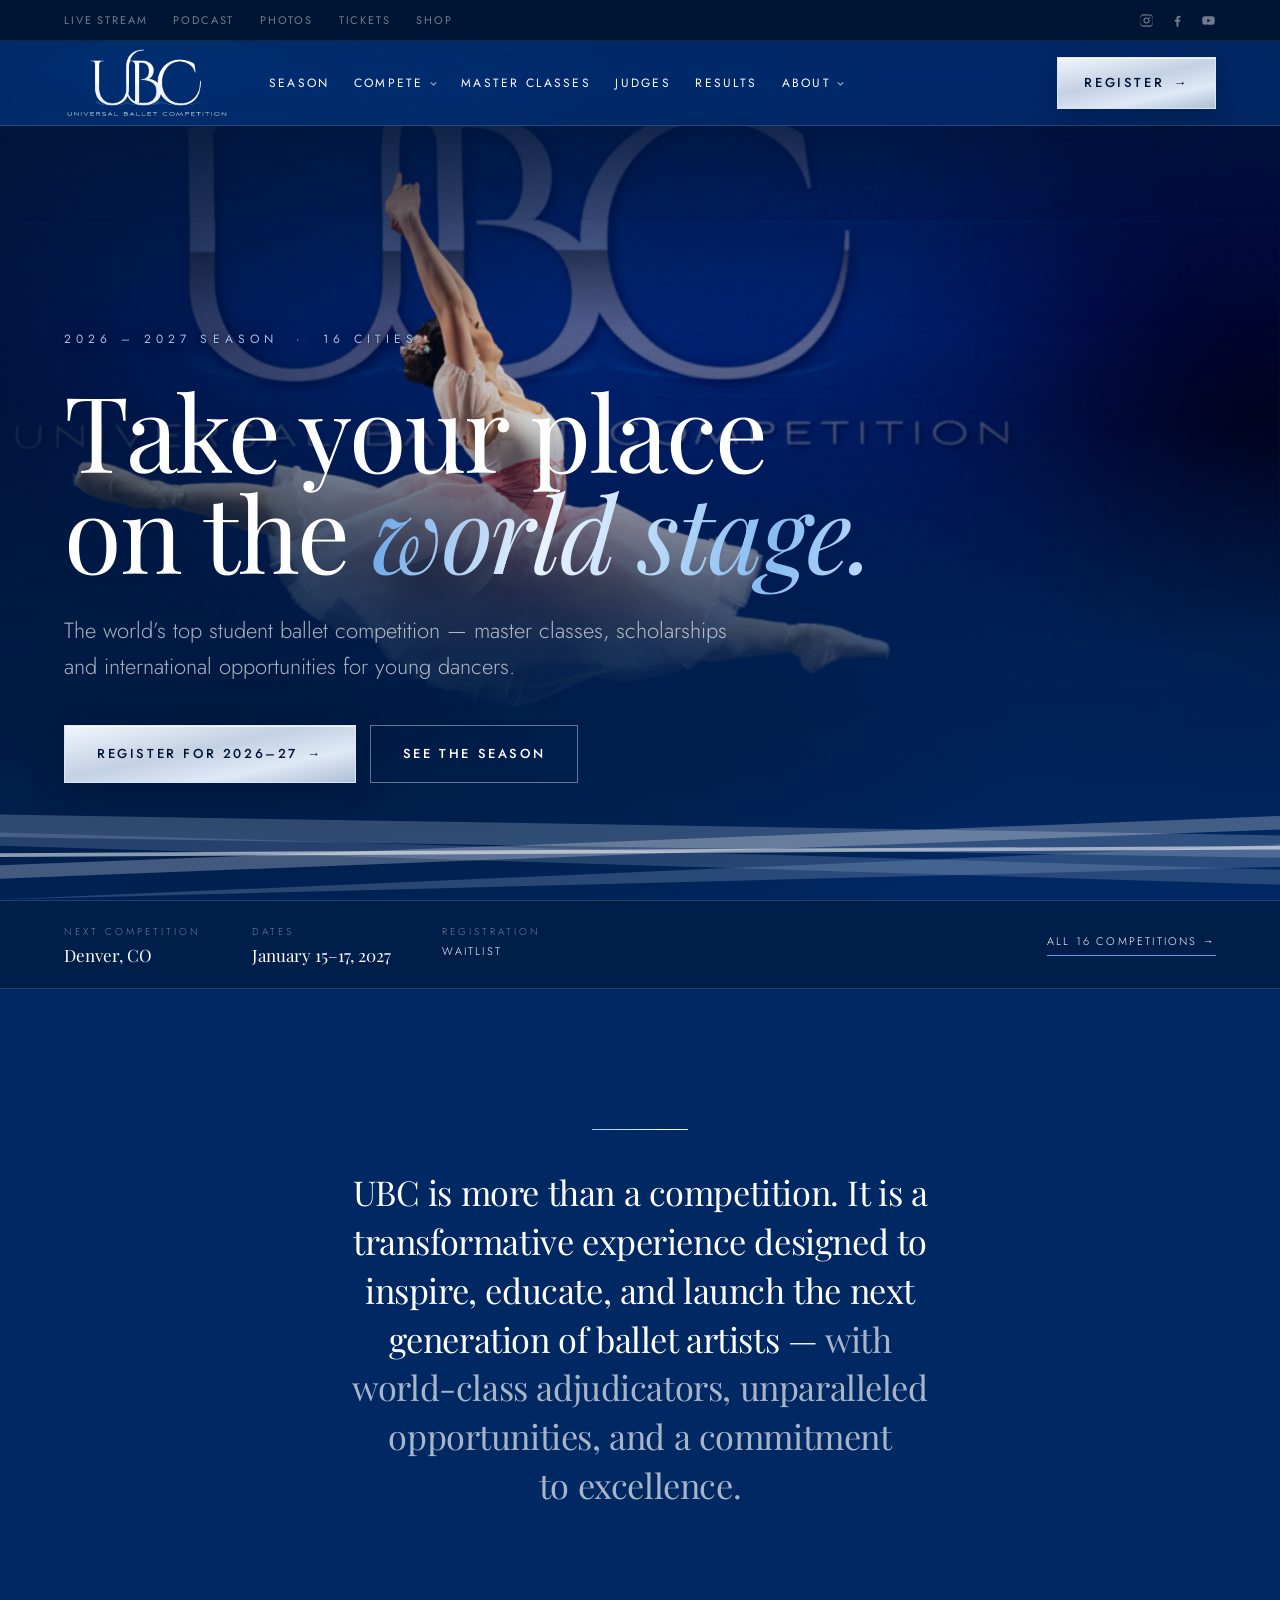
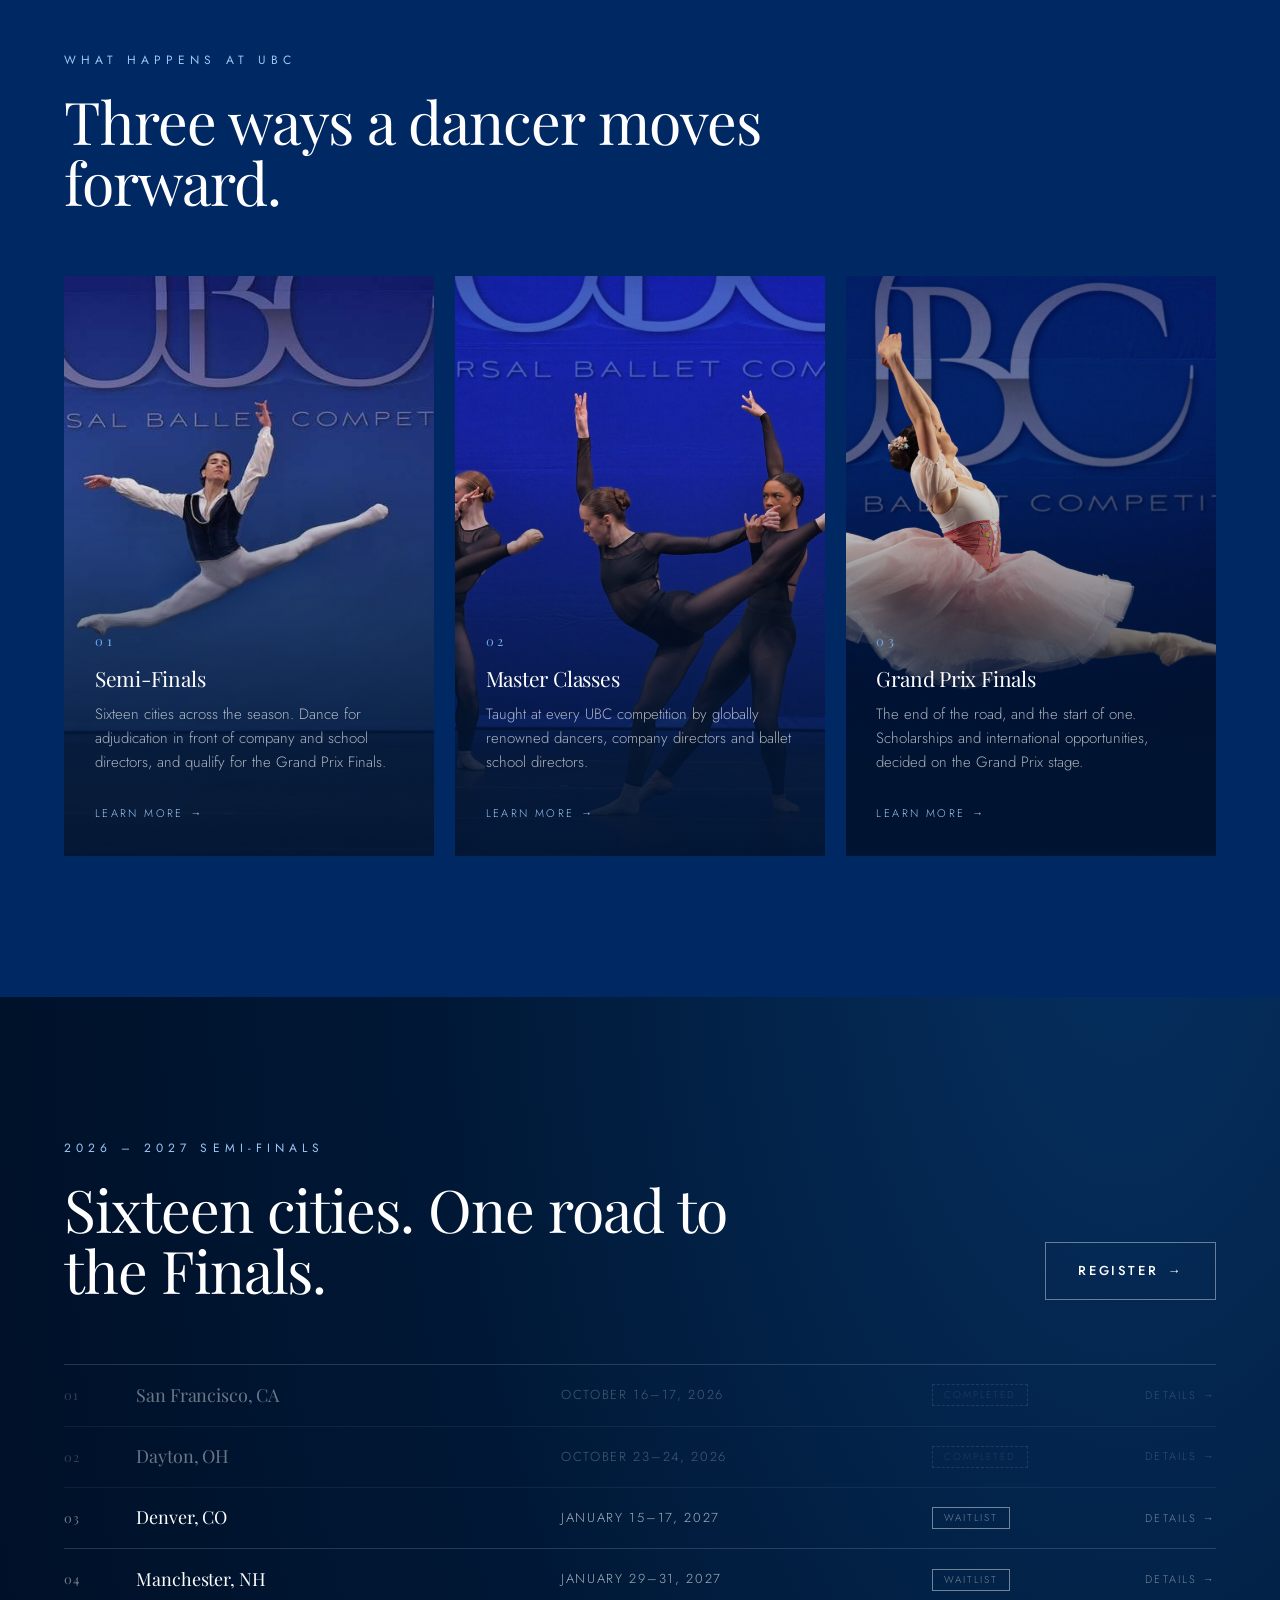
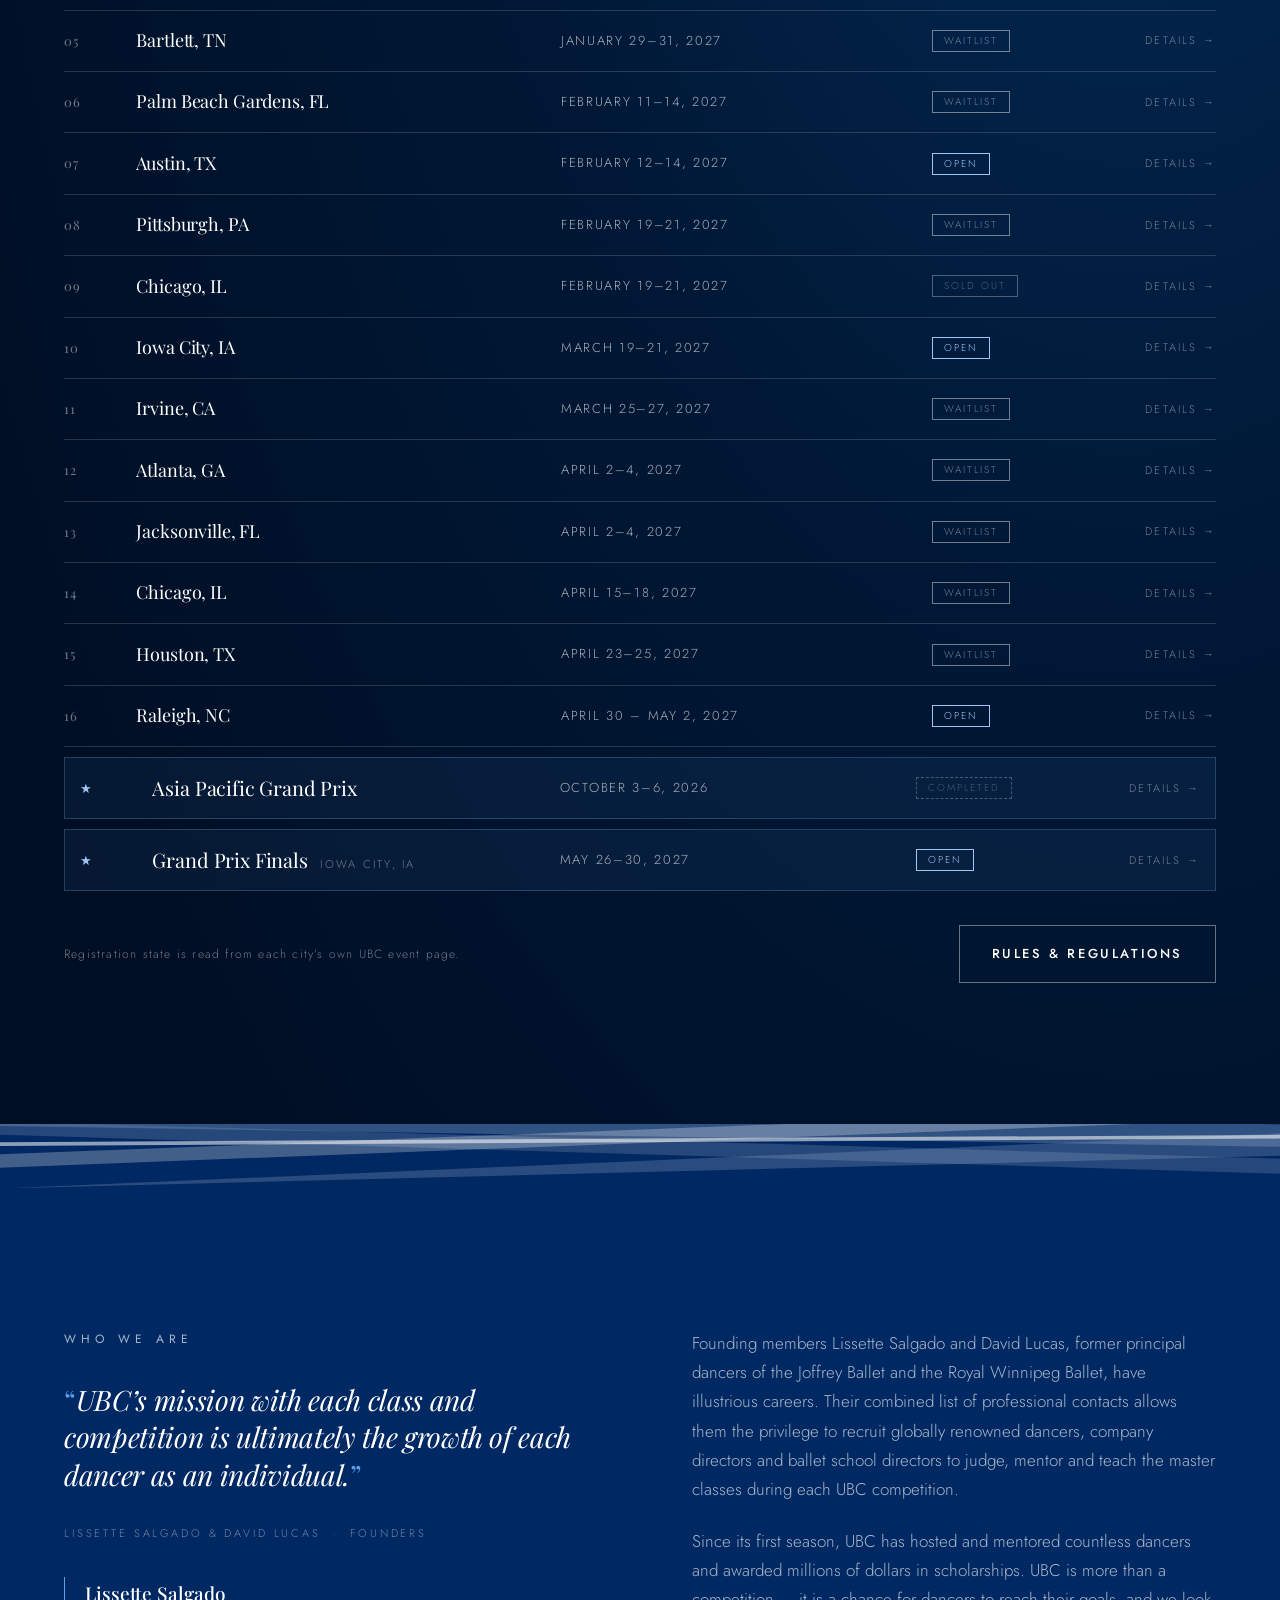
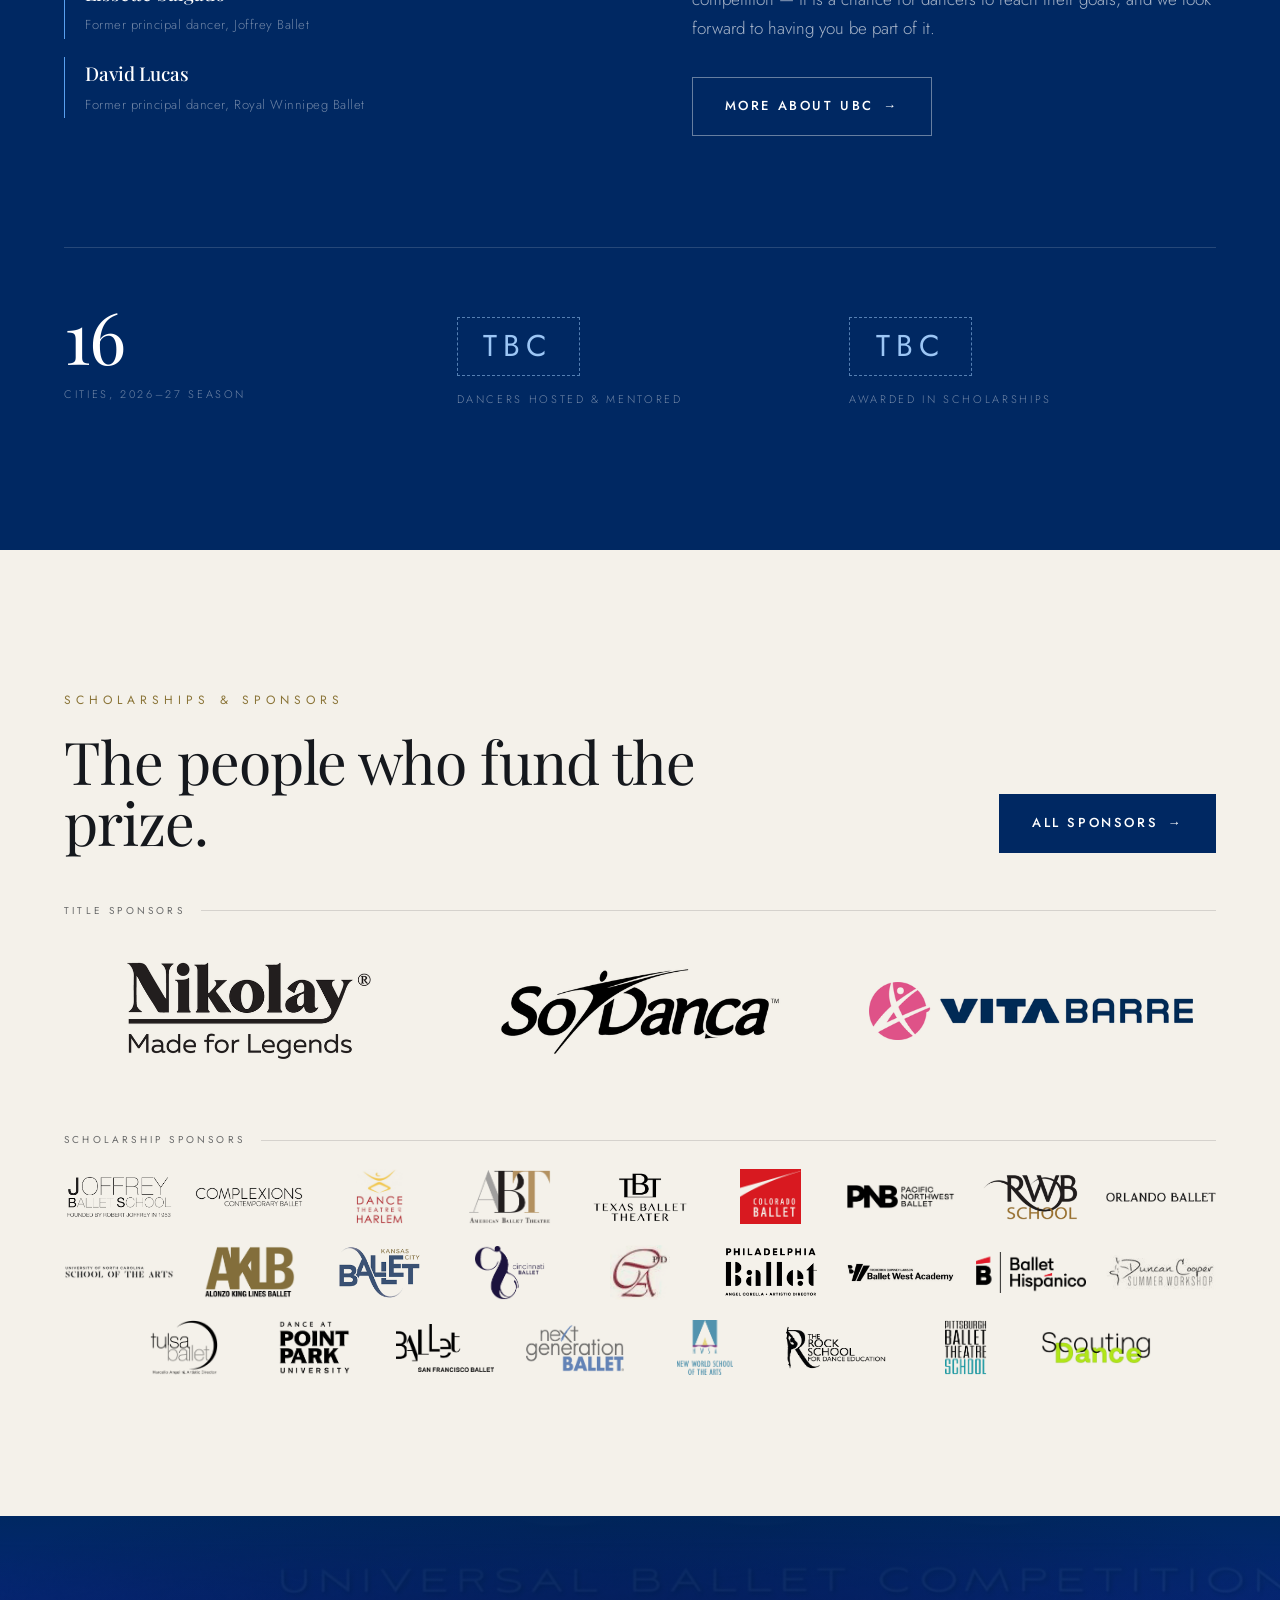
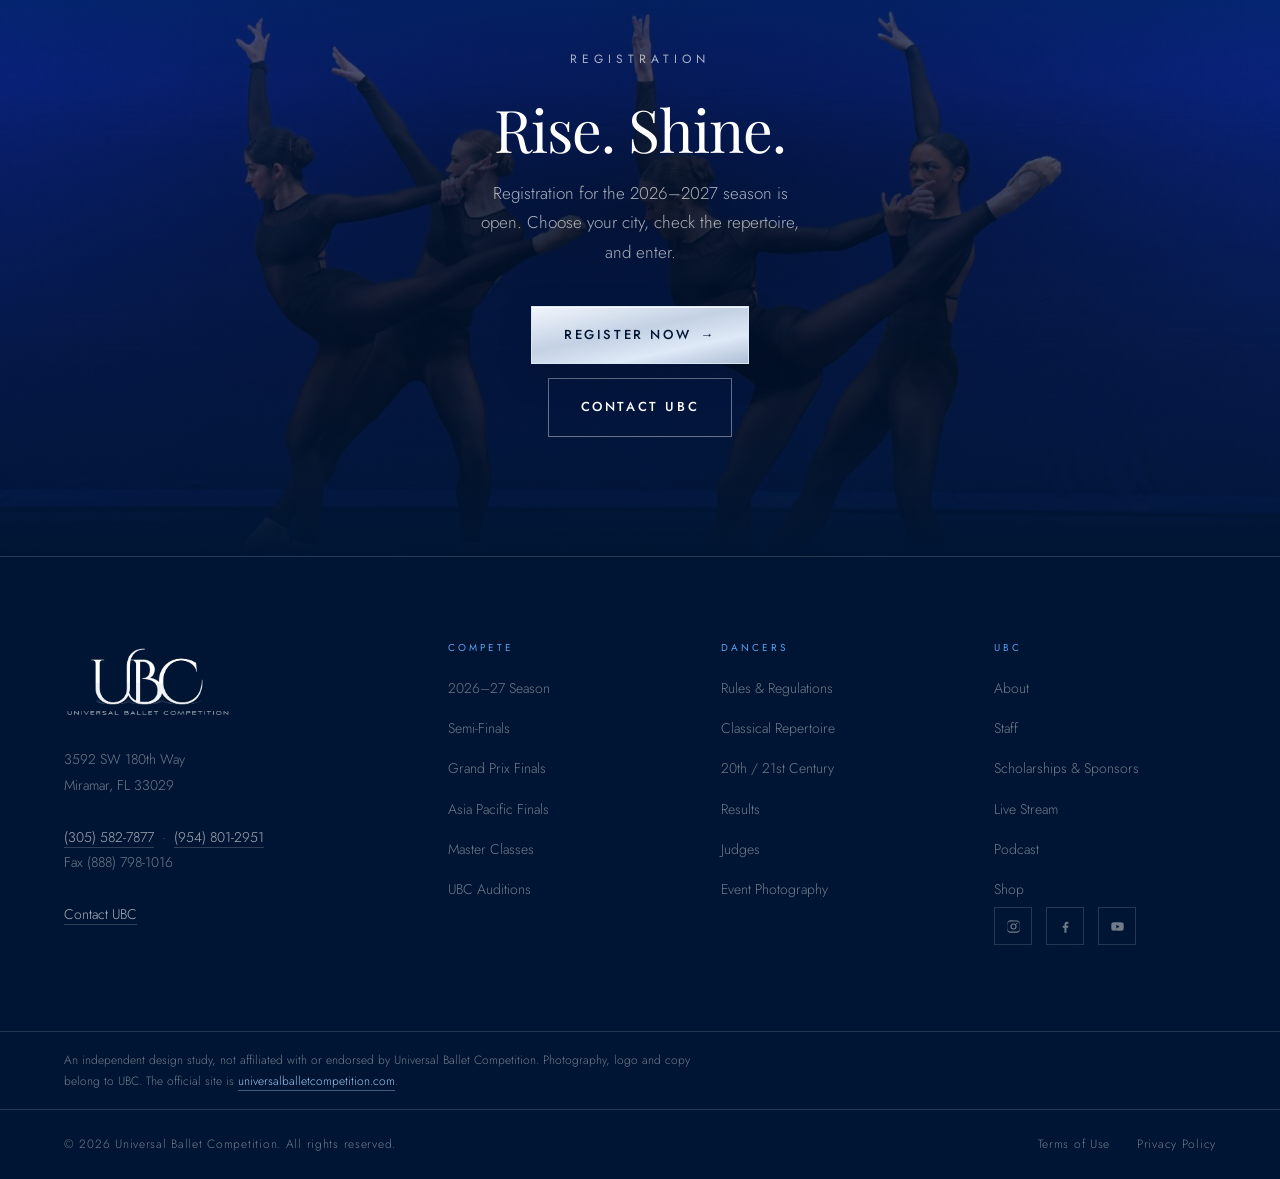
<file: index.html>
<!DOCTYPE html>
<html lang="en">
<head>
<!-- Built by build.py from partials/ + pages/. Do not edit this file directly. -->
<meta charset="utf-8">
<meta name="viewport" content="width=device-width, initial-scale=1">
<title>Universal Ballet Competition — The World Stage, at Student Age</title>
<meta name="robots" content="noindex, nofollow">
<meta name="description" content="The world's top student ballet competition. Master classes, scholarships and international opportunities for young dancers. 16 cities, 2026–2027 season.">
<link rel="icon" href="assets/img/logo-blue.png">
<link rel="preconnect" href="https://fonts.googleapis.com">
<link rel="preconnect" href="https://fonts.gstatic.com" crossorigin>
<link href="https://fonts.googleapis.com/css2?family=Playfair+Display:ital,wght@0,400;0,500;0,600;1,400;1,500&family=Jost:wght@300;400;500&display=swap" rel="stylesheet">
<link rel="stylesheet" href="assets/ubc.css">
<script>document.documentElement.className += " js";</script>
</head>
<body>
<a class="skip" href="#main">Skip to content</a>
<div class="sky" aria-hidden="true"></div>
<div class="stars" aria-hidden="true"><i></i><i></i><i></i></div>

<!-- ══ UTILITY BAR ═══════════════════════════════════════════ -->
<div class="utility">
  <div class="wrap">
    <ul>
      <li><a href="https://universalballetcompetition.com/live-stream/">Live Stream</a></li>
      <li><a href="https://universalballetcompetition.com/podcast/">Podcast</a></li>
      <li><a href="https://www.onestopdanceshop.com/ubc/">Photos</a></li>
      <li><a href="https://www.onestopdanceshop.com/tickets/?competition=ubc">Tickets</a></li>
      <li><a href="https://www.sodanca.com/pages/ubc-sdplus">Shop</a></li>
    </ul>
    <div class="socials">
      <a href="https://www.instagram.com/universalballetcompetition/" aria-label="Instagram"><svg viewBox="0 0 24 24"><path d="M12 2.2c3.2 0 3.6 0 4.9.07 1.2.05 1.8.25 2.2.42.6.22 1 .49 1.4.9.4.4.68.8.9 1.4.17.4.37 1 .42 2.2.06 1.3.07 1.7.07 4.9s0 3.6-.07 4.9c-.05 1.2-.25 1.8-.42 2.2a3.8 3.8 0 0 1-.9 1.4c-.4.4-.8.68-1.4.9-.4.17-1 .37-2.2.42-1.3.06-1.7.07-4.9.07s-3.6 0-4.9-.07c-1.2-.05-1.8-.25-2.2-.42a3.8 3.8 0 0 1-1.4-.9 3.8 3.8 0 0 1-.9-1.4c-.17-.4-.37-1-.42-2.2C2.2 15.6 2.2 15.2 2.2 12s0-3.6.07-4.9c.05-1.2.25-1.8.42-2.2.22-.6.49-1 .9-1.4.4-.4.8-.68 1.4-.9.4-.17 1-.37 2.2-.42C8.4 2.2 8.8 2.2 12 2.2Zm0 1.8c-3.1 0-3.5 0-4.8.07-1.1.05-1.7.24-2.1.4-.5.2-.9.44-1.3.84-.4.4-.64.8-.84 1.3-.16.4-.35 1-.4 2.1C2.5 9.9 2.5 10.3 2.5 12s0 2.1.07 3.3c.05 1.1.24 1.7.4 2.1.2.5.44.9.84 1.3.4.4.8.64 1.3.84.4.16 1 .35 2.1.4 1.2.06 1.6.07 4.8.07s3.5 0 4.8-.07c1.1-.05 1.7-.24 2.1-.4.5-.2.9-.44 1.3-.84.4-.4.64-.8.84-1.3.16-.4.35-1 .4-2.1.06-1.2.07-1.6.07-3.3s0-2.1-.07-3.3c-.05-1.1-.24-1.7-.4-2.1-.2-.5-.44-.9-.84-1.3-.4-.4-.8-.64-1.3-.84-.4-.16-1-.35-2.1-.4C15.5 4 15.1 4 12 4Zm0 3.1a4.9 4.9 0 1 1 0 9.8 4.9 4.9 0 0 1 0-9.8Zm0 1.8a3.1 3.1 0 1 0 0 6.2 3.1 3.1 0 0 0 0-6.2Zm5.1-.4a1.15 1.15 0 1 1 0-2.3 1.15 1.15 0 0 1 0 2.3Z"/></svg></a>
      <a href="https://www.facebook.com/universalballetcompetition" aria-label="Facebook"><svg viewBox="0 0 24 24"><path d="M13.5 22v-8h2.7l.4-3.1h-3.1V8.9c0-.9.25-1.5 1.55-1.5h1.65V4.6A22 22 0 0 0 14.3 4.5c-2.4 0-4 1.45-4 4.1v2.3H7.6V14h2.7v8Z"/></svg></a>
      <a href="https://www.youtube.com/@universalballetcompetition" aria-label="YouTube"><svg viewBox="0 0 24 24"><path d="M21.6 7.2a2.5 2.5 0 0 0-1.76-1.77C18.25 5 12 5 12 5s-6.25 0-7.84.43A2.5 2.5 0 0 0 2.4 7.2 26 26 0 0 0 2 12a26 26 0 0 0 .4 4.8 2.5 2.5 0 0 0 1.76 1.77C5.75 19 12 19 12 19s6.25 0 7.84-.43a2.5 2.5 0 0 0 1.76-1.77A26 26 0 0 0 22 12a26 26 0 0 0-.4-4.8ZM10.1 15V9l5.2 3Z"/></svg></a>
    </div>
  </div>
</div>

<!-- ══ PRIMARY NAV ═══════════════════════════════════════════ -->
<header class="nav" id="nav">
  <div class="wrap">
    <a class="brand" href="/" aria-label="Universal Ballet Competition — home">
      <img src="assets/img/logo-full.png" alt="Universal Ballet Competition" width="2000" height="929">
    </a>

    <ul class="menu" id="menu">
      <li class="menu-cta"><a data-nav="season" aria-current="page" class="btn btn--silver" href="https://reg.universalballetcompetition.com/">Register for 2026&ndash;27 <span class="arr">&rarr;</span></a></li>
      <li><a href="index.html#season">Season</a></li>
      <li>
        <a data-nav="compete" href="https://universalballetcompetition.com/semi-finals/">Compete <svg class="caret" viewBox="0 0 10 10"><path d="M1 3.5 5 7l4-3.5"/></svg></a>
        <ul class="drop">
          <li><span class="drop-head">The season</span></li>
          <li><a href="https://universalballetcompetition.com/semi-finals/">Semi-Finals</a></li>
          <li><a href="https://universalballetcompetition.com/grand-prix/">Grand Prix Finals</a></li>
          <li><a href="https://universalballetcompetition.com/asia-pacific-grand-prix-finals/">Asia Pacific Grand Prix Finals</a></li>
          <li><a href="https://www.universalballetcomp.com/grandprix/home.php">International Qualification</a></li>
          <li><span class="drop-head">Before you enter</span></li>
          <li><a href="rules.html">Rules &amp; Regulations</a></li>
          <li><a href="https://universalballetcompetition.com/classical-repertoire/">Classical Repertoire</a></li>
          <li><a href="https://universalballetcompetition.com/20th-21st-century-repertoire/">20th / 21st Century Repertoire</a></li>
        </ul>
      </li>
      <li><a data-nav="masterclasses" href="https://universalballetcompetition.com/master-class/">Master Classes</a></li>
      <li><a data-nav="judges" href="judges.html">Judges</a></li>
      <li><a data-nav="results" href="https://universalballetcompetition.com/results/">Results</a></li>
      <li>
        <a data-nav="about" href="https://universalballetcompetition.com/about/">About <svg class="caret" viewBox="0 0 10 10"><path d="M1 3.5 5 7l4-3.5"/></svg></a>
        <ul class="drop">
          <li><a href="https://universalballetcompetition.com/about/">About UBC</a></li>
          <li><a href="https://universalballetcompetition.com/ubc-staff/">Staff</a></li>
          <li><a href="https://universalballetcompetition.com/sponsors/">Scholarships &amp; Sponsors</a></li>
          <li><a href="https://www.ubcauditions.com/home.php">UBC Auditions</a></li>
          <li><a href="https://universalballetcompetition.com/contact/">Contact</a></li>
        </ul>
      </li>
    </ul>

    <a class="btn btn--silver" href="https://reg.universalballetcompetition.com/">Register <span class="arr">&rarr;</span></a>
    <button class="burger" id="burger" aria-label="Menu" aria-expanded="false" aria-controls="menu"><span></span></button>
  </div>
</header>

<main id="main">

<!-- ══ HERO ══════════════════════════════════════════════════ -->
<section class="hero" data-shot="01-hero">
  <div class="hero__media">
    <img src="assets/img/hero-jete.jpg" alt="A dancer in a pink romantic tutu at the top of a grand jeté, against the Universal Ballet Competition backdrop." width="1536" height="1024" fetchpriority="high">
  </div>
  <div class="hero__scrim"></div>
  <svg class="ribbon" viewBox="0 0 1600 120" preserveAspectRatio="none" aria-hidden="true" focusable="false">
      <polygon fill="#dbe6f5" fill-opacity=".22" points="0,6 1600,34 1600,64 0,36"/>
      <polygon fill="#7f93b2" fill-opacity=".30" points="0,30 1600,80 1600,100 0,48"/>
      <polygon fill="#ffffff" fill-opacity=".26" points="0,74 1600,8 1600,26 0,92"/>
      <polygon fill="#9fb3cf" fill-opacity=".26" points="0,120 1600,46 1600,76 0,120"/>
      <polygon fill="#ffffff" fill-opacity=".55" points="0,58 1600,48 1600,53 0,63"/>
    </svg>
  <div class="wrap hero__inner">
    <p class="eyebrow">2026 &ndash; 2027 Season &nbsp;·&nbsp; 16 Cities</p>
    <h1>Take your place on the <em class="sheen">world stage.</em></h1>
    <p class="lede">The world&rsquo;s top student ballet competition &mdash; master classes, scholarships and international opportunities for young dancers.</p>
    <div class="hero__cta">
      <a class="btn btn--silver" href="https://reg.universalballetcompetition.com/">Register for 2026&ndash;27 <span class="arr">&rarr;</span></a>
      <a class="btn btn--ghost" href="#season">See the season</a>
    </div>
  </div>
</section>

<!-- NEXT UP — written by script from the schedule below, single source of truth -->
<div class="nextup" id="nextup" hidden>
  <div class="wrap">
    <dl>
      <div><dt id="nu-label">Next competition</dt><dd id="nu-city">&mdash;</dd></div>
      <div><dt>Dates</dt><dd id="nu-date">&mdash;</dd></div>
      <div><dt>Registration</dt><dd class="status" id="nu-status">&mdash;</dd></div>
    </dl>
    <a class="more" href="#season">All 16 competitions &rarr;</a>
  </div>
</div>

<!-- ══ STATEMENT ═════════════════════════════════════════════ -->
<section class="pad statement" data-shot="02-statement">
  <div class="wrap">
    <div class="inner rv">
      <hr class="rule">
      <p>UBC is more than a competition. It is a transformative experience designed to inspire, educate, and launch the next generation of ballet artists &mdash; <span class="dim">with world-class adjudicators, unparalleled opportunities, and a commitment to excellence.</span></p>
    </div>
  </div>
</section>

<!-- ══ PILLARS ═══════════════════════════════════════════════ -->
<section class="pad pillars" style="padding-top:0" data-shot="03-pillars">
  <div class="wrap">
    <div class="sechead rv">
      <div>
        <p class="eyebrow">What happens at UBC</p>
        <h2>Three ways a dancer moves forward.</h2>
      </div>
    </div>
    <div class="grid">

      <a class="pillar rv" href="https://universalballetcompetition.com/semi-finals/">
        <img src="assets/img/winner-male.jpg" alt="A young male dancer in a grand jeté during a UBC semi-final." loading="lazy">
        <div class="pillar__body">
          <span class="pillar__num">01</span>
          <h3>Semi-Finals</h3>
          <p>Sixteen cities across the season. Dance for adjudication in front of company and school directors, and qualify for the Grand Prix Finals.</p>
          <span class="go">Learn more <span class="arr">&rarr;</span></span>
        </div>
        <span class="pillar__edge"></span>
      </a>

      <a class="pillar rv" href="https://universalballetcompetition.com/master-class/">
        <img src="assets/img/ensemble.jpg" alt="Four dancers in black holding an arabesque together on the UBC stage." loading="lazy" style="object-position:62% 46%">
        <div class="pillar__body">
          <span class="pillar__num">02</span>
          <h3>Master Classes</h3>
          <p>Taught at every UBC competition by globally renowned dancers, company directors and ballet school directors.</p>
          <span class="go">Learn more <span class="arr">&rarr;</span></span>
        </div>
        <span class="pillar__edge"></span>
      </a>

      <a class="pillar rv" href="https://universalballetcompetition.com/grand-prix/">
        <img src="assets/img/hero-jete.jpg" alt="A dancer suspended mid-leap in a pink tutu at the Grand Prix Finals." loading="lazy" style="object-position:46% 42%">
        <div class="pillar__body">
          <span class="pillar__num">03</span>
          <h3>Grand Prix Finals</h3>
          <p>The end of the road, and the start of one. Scholarships and international opportunities, decided on the Grand Prix stage.</p>
          <span class="go">Learn more <span class="arr">&rarr;</span></span>
        </div>
        <span class="pillar__edge"></span>
      </a>

    </div>
  </div>
</section>

<!-- ══ SEASON ════════════════════════════════════════════════ -->
<section class="pad season" id="season" data-shot="04-season">
  <div class="wrap">
    <div class="sechead rv">
      <div>
        <p class="eyebrow">2026 &ndash; 2027 Semi-Finals</p>
        <h2>Sixteen cities. One road to the Finals.</h2>
      </div>
      <a class="btn btn--ghost" href="https://reg.universalballetcompetition.com/">Register <span class="arr">&rarr;</span></a>
    </div>

    <div class="season__list rv" id="sched">
      <!-- rendered by build.py from data/season.json -->
      <a class="ev" href="https://universalballetcompetition.com/semifinal/san-francisco/"
         data-start="2026-10-16" data-end="2026-10-17" data-reg="wait">
        <span class="ev__n">01</span><span class="ev__city">San Francisco, CA<span class="ev__state"></span></span>
        <span class="ev__date">October 16–17, 2026</span><span class="ev__tag"></span><span class="ev__go">Details &rarr;</span></a>

      <a class="ev" href="https://universalballetcompetition.com/semifinal/dayton/"
         data-start="2026-10-23" data-end="2026-10-24" data-reg="wait">
        <span class="ev__n">02</span><span class="ev__city">Dayton, OH<span class="ev__state"></span></span>
        <span class="ev__date">October 23–24, 2026</span><span class="ev__tag"></span><span class="ev__go">Details &rarr;</span></a>

      <a class="ev" href="https://universalballetcompetition.com/semifinal/denver/"
         data-start="2027-01-15" data-end="2027-01-17" data-reg="wait">
        <span class="ev__n">03</span><span class="ev__city">Denver, CO<span class="ev__state"></span></span>
        <span class="ev__date">January 15–17, 2027</span><span class="ev__tag"></span><span class="ev__go">Details &rarr;</span></a>

      <a class="ev" href="https://universalballetcompetition.com/semifinal/manchester/"
         data-start="2027-01-29" data-end="2027-01-31" data-reg="wait">
        <span class="ev__n">04</span><span class="ev__city">Manchester, NH<span class="ev__state"></span></span>
        <span class="ev__date">January 29–31, 2027</span><span class="ev__tag"></span><span class="ev__go">Details &rarr;</span></a>

      <a class="ev" href="https://universalballetcompetition.com/semifinal/bartlett/"
         data-start="2027-01-29" data-end="2027-01-31" data-reg="wait">
        <span class="ev__n">05</span><span class="ev__city">Bartlett, TN<span class="ev__state"></span></span>
        <span class="ev__date">January 29–31, 2027</span><span class="ev__tag"></span><span class="ev__go">Details &rarr;</span></a>

      <a class="ev" href="https://universalballetcompetition.com/semifinal/palm-beach-gardens/"
         data-start="2027-02-11" data-end="2027-02-14" data-reg="wait">
        <span class="ev__n">06</span><span class="ev__city">Palm Beach Gardens, FL<span class="ev__state"></span></span>
        <span class="ev__date">February 11–14, 2027</span><span class="ev__tag"></span><span class="ev__go">Details &rarr;</span></a>

      <a class="ev" href="https://universalballetcompetition.com/semifinal/austin-tx/"
         data-start="2027-02-12" data-end="2027-02-14" data-reg="open">
        <span class="ev__n">07</span><span class="ev__city">Austin, TX<span class="ev__state"></span></span>
        <span class="ev__date">February 12–14, 2027</span><span class="ev__tag"></span><span class="ev__go">Details &rarr;</span></a>

      <a class="ev" href="https://universalballetcompetition.com/semifinal/pittsburgh/"
         data-start="2027-02-19" data-end="2027-02-21" data-reg="wait">
        <span class="ev__n">08</span><span class="ev__city">Pittsburgh, PA<span class="ev__state"></span></span>
        <span class="ev__date">February 19–21, 2027</span><span class="ev__tag"></span><span class="ev__go">Details &rarr;</span></a>

      <a class="ev" href="https://universalballetcompetition.com/semifinal/chicago/"
         data-start="2027-02-19" data-end="2027-02-21" data-reg="sold">
        <span class="ev__n">09</span><span class="ev__city">Chicago, IL<span class="ev__state"></span></span>
        <span class="ev__date">February 19–21, 2027</span><span class="ev__tag"></span><span class="ev__go">Details &rarr;</span></a>

      <a class="ev" href="https://universalballetcompetition.com/semifinal/iowa-city/"
         data-start="2027-03-19" data-end="2027-03-21" data-reg="open">
        <span class="ev__n">10</span><span class="ev__city">Iowa City, IA<span class="ev__state"></span></span>
        <span class="ev__date">March 19–21, 2027</span><span class="ev__tag"></span><span class="ev__go">Details &rarr;</span></a>

      <a class="ev" href="https://universalballetcompetition.com/semifinal/irvine/"
         data-start="2027-03-25" data-end="2027-03-27" data-reg="wait">
        <span class="ev__n">11</span><span class="ev__city">Irvine, CA<span class="ev__state"></span></span>
        <span class="ev__date">March 25–27, 2027</span><span class="ev__tag"></span><span class="ev__go">Details &rarr;</span></a>

      <a class="ev" href="https://universalballetcompetition.com/semifinal/atlanta/"
         data-start="2027-04-02" data-end="2027-04-04" data-reg="wait">
        <span class="ev__n">12</span><span class="ev__city">Atlanta, GA<span class="ev__state"></span></span>
        <span class="ev__date">April 2–4, 2027</span><span class="ev__tag"></span><span class="ev__go">Details &rarr;</span></a>

      <a class="ev" href="https://universalballetcompetition.com/semifinal/jacksonville-fl/"
         data-start="2027-04-02" data-end="2027-04-04" data-reg="wait">
        <span class="ev__n">13</span><span class="ev__city">Jacksonville, FL<span class="ev__state"></span></span>
        <span class="ev__date">April 2–4, 2027</span><span class="ev__tag"></span><span class="ev__go">Details &rarr;</span></a>

      <a class="ev" href="https://universalballetcompetition.com/semifinal/chicago-il/"
         data-start="2027-04-15" data-end="2027-04-18" data-reg="wait">
        <span class="ev__n">14</span><span class="ev__city">Chicago, IL<span class="ev__state"></span></span>
        <span class="ev__date">April 15–18, 2027</span><span class="ev__tag"></span><span class="ev__go">Details &rarr;</span></a>

      <a class="ev" href="https://universalballetcompetition.com/semifinal/houston/"
         data-start="2027-04-23" data-end="2027-04-25" data-reg="wait">
        <span class="ev__n">15</span><span class="ev__city">Houston, TX<span class="ev__state"></span></span>
        <span class="ev__date">April 23–25, 2027</span><span class="ev__tag"></span><span class="ev__go">Details &rarr;</span></a>

      <a class="ev" href="https://universalballetcompetition.com/semifinal/raleigh-nc/"
         data-start="2027-04-30" data-end="2027-05-02" data-reg="open">
        <span class="ev__n">16</span><span class="ev__city">Raleigh, NC<span class="ev__state"></span></span>
        <span class="ev__date">April 30 – May 2, 2027</span><span class="ev__tag"></span><span class="ev__go">Details &rarr;</span></a>

    </div>

    <a class="ev ev--finals rv" href="https://universalballetcompetition.com/asia-pacific-grand-prix-finals/"
       data-start="2026-10-03" data-end="2026-10-06" data-reg="open">
      <span class="ev__n">&#9733;</span><span class="ev__city">Asia Pacific Grand Prix<span class="ev__state"></span></span>
      <span class="ev__date">October 3–6, 2026</span><span class="ev__tag"></span><span class="ev__go">Details &rarr;</span></a>

    <a class="ev ev--finals rv" href="https://universalballetcompetition.com/grand-prix/"
       data-start="2027-05-26" data-end="2027-05-30" data-reg="open">
      <span class="ev__n">&#9733;</span><span class="ev__city">Grand Prix Finals <span class="st">Iowa City, IA</span><span class="ev__state"></span></span>
      <span class="ev__date">May 26–30, 2027</span><span class="ev__tag"></span><span class="ev__go">Details &rarr;</span></a>


    <div class="season__foot rv">
      <p class="season__note">Registration state is read from each city&rsquo;s own UBC event page.</p>
      <a class="btn btn--ghost" href="https://universalballetcompetition.com/rules-and-regulations/">Rules &amp; regulations</a>
    </div>
  </div>
</section>

<div class="ribbon-divider" aria-hidden="true"><svg class="ribbon" viewBox="0 0 1600 120" preserveAspectRatio="none" aria-hidden="true" focusable="false">
      <polygon fill="#dbe6f5" fill-opacity=".22" points="0,6 1600,34 1600,64 0,36"/>
      <polygon fill="#7f93b2" fill-opacity=".30" points="0,30 1600,80 1600,100 0,48"/>
      <polygon fill="#ffffff" fill-opacity=".26" points="0,74 1600,8 1600,26 0,92"/>
      <polygon fill="#9fb3cf" fill-opacity=".26" points="0,120 1600,46 1600,76 0,120"/>
      <polygon fill="#ffffff" fill-opacity=".55" points="0,58 1600,48 1600,53 0,63"/>
    </svg></div>

<!-- ══ FOUNDERS ══════════════════════════════════════════════ -->
<section class="pad founders" data-shot="05-founders">
  <div class="wrap">
    <div class="cols">
      <div class="rv">
        <p class="eyebrow">Who we are</p>
        <blockquote style="margin-top:1.1em"><span class="mark">&ldquo;</span>UBC&rsquo;s mission with each class and competition is ultimately the growth of each dancer as an individual.<span class="mark">&rdquo;</span></blockquote>
        <p class="by">Lissette Salgado &amp; David Lucas &nbsp;·&nbsp; Founders</p>
        <ul class="names">
          <li><strong>Lissette Salgado</strong><span>Former principal dancer, Joffrey Ballet</span></li>
          <li><strong>David Lucas</strong><span>Former principal dancer, Royal Winnipeg Ballet</span></li>
        </ul>
      </div>
      <div class="rv">
        <p>Founding members Lissette Salgado and David Lucas, former principal dancers of the Joffrey Ballet and the Royal Winnipeg Ballet, have illustrious careers. Their combined list of professional contacts allows them the privilege to recruit globally renowned dancers, company directors and ballet school directors to judge, mentor and teach the master classes during each UBC competition.</p>
        <p>Since its first season, UBC has hosted and mentored countless dancers and awarded millions of dollars in scholarships. UBC is more than a competition &mdash; it is a chance for dancers to reach their goals, and we look forward to having you be part of it.</p>
        <p style="margin-top:2em"><a class="btn btn--ghost" href="https://universalballetcompetition.com/about/">More about UBC <span class="arr">&rarr;</span></a></p>
      </div>
    </div>

    <div class="record rv">
      <div class="stat"><span class="n">16</span><span class="l">Cities, 2026&ndash;27 season</span></div>
      <div class="stat"><span class="n"><span class="tbc">TBC</span></span><span class="l">Dancers hosted &amp; mentored</span></div>
      <div class="stat"><span class="n"><span class="tbc">TBC</span></span><span class="l">Awarded in scholarships</span></div>
    </div>
  </div>
</section>

<!-- ══ SPONSORS ══════════════════════════════════════════════ -->
<section class="pad sponsors" data-shot="06-sponsors">
  <div class="wrap">
    <div class="sechead rv" style="margin-bottom:0">
      <div>
        <p class="eyebrow">Scholarships &amp; sponsors</p>
        <h2>The people who fund the prize.</h2>
      </div>
      <a class="btn btn--dark" href="https://universalballetcompetition.com/sponsors/">All sponsors <span class="arr">&rarr;</span></a>
    </div>

    <div class="tier rv">
      <h3 class="tier__label" id="tier-title">Title Sponsors</h3>
      <ul class="logos logos--title" aria-labelledby="tier-title">
        <li class="spon"><a href="https://nikolay-world.com/" target="_blank" rel="noopener"><img src="assets/img/sponsors/nikolay.png" alt="Nikolay" width="480" height="203" style="--w:75.1%" loading="lazy" decoding="async"></a></li>
        <li class="spon"><a href="https://www.sodanca.com/" target="_blank" rel="noopener"><img src="assets/img/sponsors/so-danca.png" alt="Só Dança" width="480" height="150" style="--w:87.4%" loading="lazy" decoding="async"></a></li>
        <li class="spon"><a href="https://vitabarre.com/" target="_blank" rel="noopener"><img src="assets/img/sponsors/vita-barre.png" alt="Vita Barre" width="480" height="85" style="--w:100.0%" loading="lazy" decoding="async"></a></li>
      </ul>
    </div>

    <div class="tier rv">
      <h3 class="tier__label" id="tier-scholarship">Scholarship Sponsors</h3>
      <ul class="logos logos--sch" aria-labelledby="tier-scholarship">
        <li class="spon"><a href="https://www.joffreyballetschool.com/" target="_blank" rel="noopener"><img src="assets/img/sponsors/joffrey-ballet-school.png" alt="Joffrey Ballet School" width="210" height="85" style="--w:98.2%" loading="lazy" decoding="async"></a></li>
        <li class="spon"><a href="https://www.complexionscontemporaryballet.org/" target="_blank" rel="noopener"><img src="assets/img/sponsors/complexions.png" alt="Complexions Contemporary Ballet" width="376" height="76" style="--w:100.0%" loading="lazy" decoding="async"></a></li>
        <li class="spon"><a href="https://www.dancetheatreofharlem.org/" target="_blank" rel="noopener"><img src="assets/img/sponsors/dance-theatre-of-harlem.png" alt="Dance Theatre of Harlem" width="203" height="240" style="--w:42.3%" loading="lazy" decoding="async"></a></li>
        <li class="spon"><a href="https://www.abt.org/" target="_blank" rel="noopener"><img src="assets/img/sponsors/american-ballet-theatre.png" alt="American Ballet Theatre" width="362" height="240" style="--w:75.4%" loading="lazy" decoding="async"></a></li>
        <li class="spon"><a href="https://texasballettheater.org/" target="_blank" rel="noopener"><img src="assets/img/sponsors/texas-ballet-theater.png" alt="Texas Ballet Theater" width="303" height="157" style="--w:86.8%" loading="lazy" decoding="async"></a></li>
        <li class="spon"><a href="https://coloradoballet.org/" target="_blank" rel="noopener"><img src="assets/img/sponsors/colorado-ballet.png" alt="Colorado Ballet" width="265" height="240" style="--w:55.2%" loading="lazy" decoding="async"></a></li>
        <li class="spon"><a href="https://www.pnb.org/" target="_blank" rel="noopener"><img src="assets/img/sponsors/pacific-northwest-ballet.png" alt="Pacific Northwest Ballet" width="480" height="110" style="--w:100.0%" loading="lazy" decoding="async"></a></li>
        <li class="spon"><a href="https://www.rwb.org/" target="_blank" rel="noopener"><img src="assets/img/sponsors/royal-winnipeg-ballet-school.png" alt="Royal Winnipeg Ballet School" width="356" height="178" style="--w:88.3%" loading="lazy" decoding="async"></a></li>
        <li class="spon"><a href="https://orlandoballet.org/" target="_blank" rel="noopener"><img src="assets/img/sponsors/orlando-ballet.png" alt="Orlando Ballet" width="315" height="28" style="--w:100.0%" loading="lazy" decoding="async"></a></li>
        <li class="spon"><img src="assets/img/sponsors/uncsa.png" alt="University of North Carolina School of the Arts" width="439" height="58" style="--w:100.0%" loading="lazy" decoding="async"></li>
        <li class="spon"><a href="https://linesballet.org/" target="_blank" rel="noopener"><img src="assets/img/sponsors/alonzo-king-lines-ballet.png" alt="Alonzo King LINES Ballet" width="419" height="240" style="--w:82.5%" loading="lazy" decoding="async"></a></li>
        <li class="spon"><a href="https://kcballet.org/" target="_blank" rel="noopener"><img src="assets/img/sponsors/kansas-city-ballet.png" alt="Kansas City Ballet" width="155" height="99" style="--w:78.1%" loading="lazy" decoding="async"></a></li>
        <li class="spon"><a href="https://cballet.org/" target="_blank" rel="noopener"><img src="assets/img/sponsors/cincinnati-ballet.png" alt="Cincinnati Ballet" width="310" height="240" style="--w:64.6%" loading="lazy" decoding="async"></a></li>
        <li class="spon"><img src="assets/img/sponsors/unidentified-ga-pd.png" alt="Scholarship sponsor (GA/PD monogram)" width="55" height="51" style="--w:53.9%" loading="lazy" decoding="async"></li>
        <li class="spon"><a href="https://philadelphiaballet.org/" target="_blank" rel="noopener"><img src="assets/img/sponsors/philadelphia-ballet.png" alt="Philadelphia Ballet" width="354" height="191" style="--w:85.0%" loading="lazy" decoding="async"></a></li>
        <li class="spon"><a href="https://www.academy.balletwest.org/" target="_blank" rel="noopener"><img src="assets/img/sponsors/ballet-west-academy.png" alt="Ballet West Academy" width="396" height="75" style="--w:100.0%" loading="lazy" decoding="async"></a></li>
        <li class="spon"><a href="https://www.ballethispanico.org/" target="_blank" rel="noopener"><img src="assets/img/sponsors/ballet-hispanico.png" alt="Ballet Hispánico" width="480" height="179" style="--w:100.0%" loading="lazy" decoding="async"></a></li>
        <li class="spon"><a href="https://www.duncancooper.com/" target="_blank" rel="noopener"><img src="assets/img/sponsors/duncan-cooper.png" alt="Duncan Cooper Summer Workshop" width="140" height="45" style="--w:100.0%" loading="lazy" decoding="async"></a></li>
        <li class="spon"><a href="https://tulsaballet.org/" target="_blank" rel="noopener"><img src="assets/img/sponsors/tulsa-ballet.png" alt="Tulsa Ballet" width="298" height="240" style="--w:62.1%" loading="lazy" decoding="async"></a></li>
        <li class="spon"><a href="https://www.pointpark.edu/" target="_blank" rel="noopener"><img src="assets/img/sponsors/point-park-university.png" alt="Point Park University Dance" width="167" height="126" style="--w:66.3%" loading="lazy" decoding="async"></a></li>
        <li class="spon"><a href="https://www.sfballet.org/" target="_blank" rel="noopener"><img src="assets/img/sponsors/san-francisco-ballet.png" alt="San Francisco Ballet School" width="480" height="235" style="--w:89.3%" loading="lazy" decoding="async"></a></li>
        <li class="spon"><a href="https://www.strazcenter.org/patel-conservatory/dance/next-generation-ballet/" target="_blank" rel="noopener"><img src="assets/img/sponsors/next-generation-ballet.png" alt="Next Generation Ballet at the Straz Center" width="480" height="235" style="--w:89.3%" loading="lazy" decoding="async"></a></li>
        <li class="spon"><a href="https://nwsa.mdc.edu/" target="_blank" rel="noopener"><img src="assets/img/sponsors/new-world-school-of-the-arts.png" alt="New World School of the Arts" width="243" height="240" style="--w:50.6%" loading="lazy" decoding="async"></a></li>
        <li class="spon"><a href="https://www.therockschool.org/" target="_blank" rel="noopener"><img src="assets/img/sponsors/the-rock-school.png" alt="The Rock School for Dance Education" width="291" height="129" style="--w:93.8%" loading="lazy" decoding="async"></a></li>
        <li class="spon"><img src="assets/img/sponsors/pittsburgh-ballet-theatre-school.png" alt="Pittsburgh Ballet Theatre School" width="186" height="240" style="--w:38.8%" loading="lazy" decoding="async"></li>
        <li class="spon"><img src="assets/img/sponsors/scouting-dance.png" alt="Scouting Dance" width="480" height="141" style="--w:100.0%" loading="lazy" decoding="async"></li>
      </ul>
    </div>
  </div>
</section>

<!-- ══ CLOSING CTA ═══════════════════════════════════════════ -->
<section class="close" data-shot="07-close">
  <img src="assets/img/ensemble.jpg" alt="" aria-hidden="true" loading="lazy">
  <div class="inner rv">
    <p class="eyebrow">Registration</p>
    <h2>Rise. Shine.</h2>
    <p>Registration for the 2026&ndash;2027 season is open. Choose your city, check the repertoire, and enter.</p>
    <div class="btns">
      <a class="btn btn--silver" href="https://reg.universalballetcompetition.com/">Register now <span class="arr">&rarr;</span></a>
      <a class="btn btn--ghost" href="https://universalballetcompetition.com/contact/">Contact UBC</a>
    </div>
  </div>
</section>

</main>

<!-- ══ FOOTER ════════════════════════════════════════════════ -->

<footer data-shot="08-footer">
  <div class="wrap foot">
    <div>
      <img class="mark" src="assets/img/logo-full.png" alt="Universal Ballet Competition">
      <address>
        3592 SW 180th Way<br>
        Miramar, FL 33029<br><br>
        <a href="tel:+13055827877">(305) 582-7877</a> &nbsp;·&nbsp; <a href="tel:+19548012951">(954) 801-2951</a><br>
        Fax (888) 798-1016<br><br>
        <a href="https://universalballetcompetition.com/contact/">Contact UBC</a>
      </address>
    </div>
    <div>
      <h4>Compete</h4>
      <ul>
        <li><a href="#season">2026&ndash;27 Season</a></li>
        <li><a href="https://universalballetcompetition.com/semi-finals/">Semi-Finals</a></li>
        <li><a href="https://universalballetcompetition.com/grand-prix/">Grand Prix Finals</a></li>
        <li><a href="https://universalballetcompetition.com/asia-pacific-grand-prix-finals/">Asia Pacific Finals</a></li>
        <li><a href="https://universalballetcompetition.com/master-class/">Master Classes</a></li>
        <li><a href="https://www.ubcauditions.com/home.php">UBC Auditions</a></li>
      </ul>
    </div>
    <div>
      <h4>Dancers</h4>
      <ul>
        <li><a href="https://universalballetcompetition.com/rules-and-regulations/">Rules &amp; Regulations</a></li>
        <li><a href="https://universalballetcompetition.com/classical-repertoire/">Classical Repertoire</a></li>
        <li><a href="https://universalballetcompetition.com/20th-21st-century-repertoire/">20th / 21st Century</a></li>
        <li><a href="https://universalballetcompetition.com/results/">Results</a></li>
        <li><a href="https://universalballetcompetition.com/judges/">Judges</a></li>
        <li><a href="https://www.onestopdanceshop.com/ubc/">Event Photography</a></li>
      </ul>
    </div>
    <div>
      <h4>UBC</h4>
      <ul>
        <li><a href="https://universalballetcompetition.com/about/">About</a></li>
        <li><a href="https://universalballetcompetition.com/ubc-staff/">Staff</a></li>
        <li><a href="https://universalballetcompetition.com/sponsors/">Scholarships &amp; Sponsors</a></li>
        <li><a href="https://universalballetcompetition.com/live-stream/">Live Stream</a></li>
        <li><a href="https://universalballetcompetition.com/podcast/">Podcast</a></li>
        <li><a href="https://www.sodanca.com/pages/ubc-sdplus">Shop</a></li>
      </ul>
      <div class="socials">
        <a href="https://www.instagram.com/universalballetcompetition/" aria-label="Instagram"><svg viewBox="0 0 24 24"><path d="M12 2.2c3.2 0 3.6 0 4.9.07 1.2.05 1.8.25 2.2.42.6.22 1 .49 1.4.9.4.4.68.8.9 1.4.17.4.37 1 .42 2.2.06 1.3.07 1.7.07 4.9s0 3.6-.07 4.9c-.05 1.2-.25 1.8-.42 2.2a3.8 3.8 0 0 1-.9 1.4c-.4.4-.8.68-1.4.9-.4.17-1 .37-2.2.42-1.3.06-1.7.07-4.9.07s-3.6 0-4.9-.07c-1.2-.05-1.8-.25-2.2-.42a3.8 3.8 0 0 1-1.4-.9 3.8 3.8 0 0 1-.9-1.4c-.17-.4-.37-1-.42-2.2C2.2 15.6 2.2 15.2 2.2 12s0-3.6.07-4.9c.05-1.2.25-1.8.42-2.2.22-.6.49-1 .9-1.4.4-.4.8-.68 1.4-.9.4-.17 1-.37 2.2-.42C8.4 2.2 8.8 2.2 12 2.2Zm0 1.8c-3.1 0-3.5 0-4.8.07-1.1.05-1.7.24-2.1.4-.5.2-.9.44-1.3.84-.4.4-.64.8-.84 1.3-.16.4-.35 1-.4 2.1C2.5 9.9 2.5 10.3 2.5 12s0 2.1.07 3.3c.05 1.1.24 1.7.4 2.1.2.5.44.9.84 1.3.4.4.8.64 1.3.84.4.16 1 .35 2.1.4 1.2.06 1.6.07 4.8.07s3.5 0 4.8-.07c1.1-.05 1.7-.24 2.1-.4.5-.2.9-.44 1.3-.84.4-.4.64-.8.84-1.3.16-.4.35-1 .4-2.1.06-1.2.07-1.6.07-3.3s0-2.1-.07-3.3c-.05-1.1-.24-1.7-.4-2.1-.2-.5-.44-.9-.84-1.3-.4-.4-.8-.64-1.3-.84-.4-.16-1-.35-2.1-.4C15.5 4 15.1 4 12 4Zm0 3.1a4.9 4.9 0 1 1 0 9.8 4.9 4.9 0 0 1 0-9.8Zm0 1.8a3.1 3.1 0 1 0 0 6.2 3.1 3.1 0 0 0 0-6.2Zm5.1-.4a1.15 1.15 0 1 1 0-2.3 1.15 1.15 0 0 1 0 2.3Z"/></svg></a>
        <a href="https://www.facebook.com/universalballetcompetition" aria-label="Facebook"><svg viewBox="0 0 24 24"><path d="M13.5 22v-8h2.7l.4-3.1h-3.1V8.9c0-.9.25-1.5 1.55-1.5h1.65V4.6A22 22 0 0 0 14.3 4.5c-2.4 0-4 1.45-4 4.1v2.3H7.6V14h2.7v8Z"/></svg></a>
        <a href="https://www.youtube.com/@universalballetcompetition" aria-label="YouTube"><svg viewBox="0 0 24 24"><path d="M21.6 7.2a2.5 2.5 0 0 0-1.76-1.77C18.25 5 12 5 12 5s-6.25 0-7.84.43A2.5 2.5 0 0 0 2.4 7.2 26 26 0 0 0 2 12a26 26 0 0 0 .4 4.8 2.5 2.5 0 0 0 1.76 1.77C5.75 19 12 19 12 19s6.25 0 7.84-.43a2.5 2.5 0 0 0 1.76-1.77A26 26 0 0 0 22 12a26 26 0 0 0-.4-4.8ZM10.1 15V9l5.2 3Z"/></svg></a>
      </div>
    </div>
  </div>
  <div class="wrap studynote">
    <p>An independent design study, not affiliated with or endorsed by Universal Ballet Competition.
    Photography, logo and copy belong to UBC. The official site is
    <a href="https://universalballetcompetition.com/">universalballetcompetition.com</a>.</p>
  </div>
  <div class="wrap legal">
    <span>&copy; <span id="yr">2026</span> Universal Ballet Competition. All rights reserved.</span>
    <span>
      <a href="https://universalballetcompetition.com/terms-and-conditions/">Terms of Use</a>
      <a href="https://universalballetcompetition.com/privacy-policy/">Privacy Policy</a>
    </span>
  </div>
</footer>

<script>
(function(){
  "use strict";

  /* copyright year — derived, so it cannot read ©2024 in 2026 */
  document.getElementById('yr').textContent = new Date().getFullYear();

  /* nav: shrink on scroll */
  var nav = document.getElementById('nav');
  var onScroll = function(){ nav.classList.toggle('is-stuck', window.scrollY > 24); };
  onScroll(); addEventListener('scroll', onScroll, {passive:true});

  /* mobile menu */
  var burger = document.getElementById('burger'), menu = document.getElementById('menu');
  burger.addEventListener('click', function(){
    var open = menu.classList.toggle('open');
    burger.setAttribute('aria-expanded', String(open));
    document.body.style.overflow = open ? 'hidden' : '';
  });
  menu.addEventListener('click', function(e){
    if (e.target.closest('a') && menu.classList.contains('open')) burger.click();
  });

  /* ── schedule state ────────────────────────────────────────
     Two independent things, which an earlier version wrongly merged
     into one chip:
       REGISTRATION state  — open / waitlist / sold out. Data; comes
                             from each city's own UBC event page.
       EVENT state         — upcoming / happening now / completed.
                             Computed here from the row's own dates.
     A city can be ON STAGE and on a WAITLIST at the same time, which
     is exactly what San Francisco is, so they get separate slots.   */
  var REG   = { open:'Open', wait:'Waitlist', sold:'Sold out' };
  var today = new Date(); today.setHours(0,0,0,0);
  var rows  = [].slice.call(document.querySelectorAll('.ev[data-start]'));
  var next  = null, live = null;

  rows.forEach(function(row){
    var start = new Date(row.dataset.start + 'T00:00:00');
    var end   = new Date(row.dataset.end   + 'T00:00:00');
    var reg   = row.dataset.reg || 'open';
    var ev;

    if (end < today)         { ev = 'done'; row.classList.add('is-past'); }
    else if (start <= today) { ev = 'live'; row.classList.add('is-live'); live = live || row; }
    else                     { ev = 'next'; if (!next) next = row; }

    // registration chip — always the registration state, never the event
    var tag = row.querySelector('.ev__tag');
    if (tag) {
      tag.innerHTML = ev === 'done'
        ? '<span class="tag done">Completed</span>'
        : '<span class="tag ' + reg + '">' + REG[reg] + '</span>';
    }
    // event state sits beside the city, where it belongs
    var st = row.querySelector('.ev__state');
    if (st && ev === 'live') st.innerHTML = '<span class="pulse"></span>On stage now';

    row.dataset.ev = ev;
    row.dataset.regState = reg;
  });

  var show = live || next;
  if (show) {
    var band = document.getElementById('nextup');
    if (band) {
      var isLive = show === live;
      document.getElementById('nu-label').textContent = isLive ? 'On stage now' : 'Next competition';
      document.getElementById('nu-city').textContent  =
        show.querySelector('.ev__city').childNodes[0].textContent.trim();
      document.getElementById('nu-date').textContent  = show.querySelector('.ev__date').textContent.trim();

      var st2 = document.getElementById('nu-status');
      st2.className = 'status ' + show.dataset.regState;
      st2.textContent = REG[show.dataset.regState];
      band.hidden = false;
    }
  }

  /* judges filter — plain substring match over the rendered names */
  var find = document.getElementById('jfind');
  if (find) {
    var cards = [].slice.call(document.querySelectorAll('#judges .judge'));
    var count = document.getElementById('jcount');
    var none  = document.getElementById('jnone');
    find.addEventListener('input', function(){
      var q = find.value.trim().toLowerCase(), shown = 0;
      cards.forEach(function(c){
        var hit = !q || c.dataset.name.indexOf(q) !== -1;
        c.hidden = !hit;
        if (hit) shown++;
      });
      count.textContent = shown;
      none.hidden = shown !== 0;
    });
  }

  /* jump nav: mark the section you are actually in */
  var jump = document.querySelector('.jump');
  if (jump) {
    var links = [].slice.call(jump.querySelectorAll('a'));
    var secs  = links.map(function(a){ return document.querySelector(a.getAttribute('href')); })
                     .filter(Boolean);
    var spy = new IntersectionObserver(function(entries){
      entries.forEach(function(en){
        if (!en.isIntersecting) return;
        links.forEach(function(a){
          a.classList.toggle('on', a.getAttribute('href') === '#' + en.target.id);
        });
      });
    }, {rootMargin:'-150px 0px -70% 0px'});
    secs.forEach(function(s){ spy.observe(s); });
  }

  /* reveal on scroll */
  var els = [].slice.call(document.querySelectorAll('.rv'));
  if (!('IntersectionObserver' in window) ||
      matchMedia('(prefers-reduced-motion: reduce)').matches) {
    els.forEach(function(el){ el.classList.add('in'); });
  } else {
    var io = new IntersectionObserver(function(entries){
      entries.forEach(function(en, i){
        if (!en.isIntersecting) return;
        var el = en.target;
        setTimeout(function(){ el.classList.add('in'); }, i * 90);
        io.unobserve(el);
      });
    }, {rootMargin:'0px 0px -12% 0px', threshold:.08});
    els.forEach(function(el){ io.observe(el); });
  }
})();
</script>
</body>
</html>
</file>
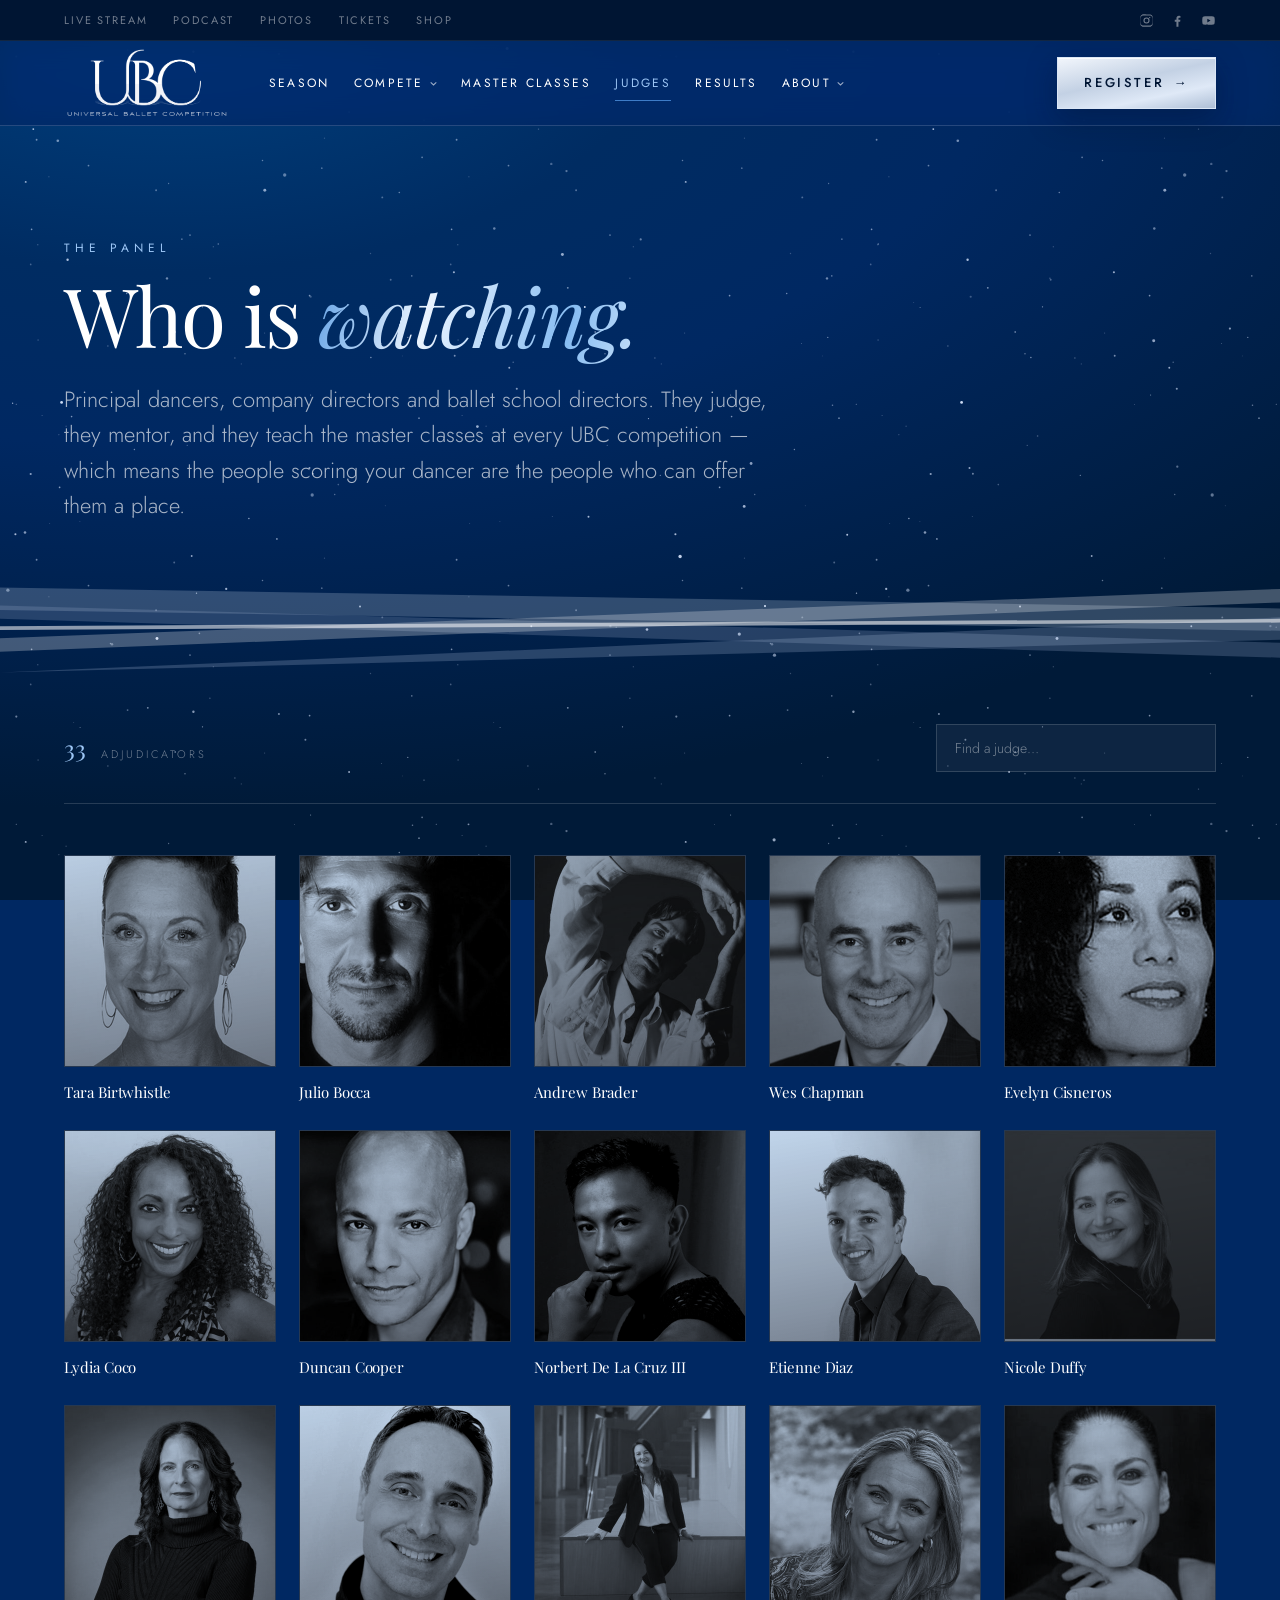
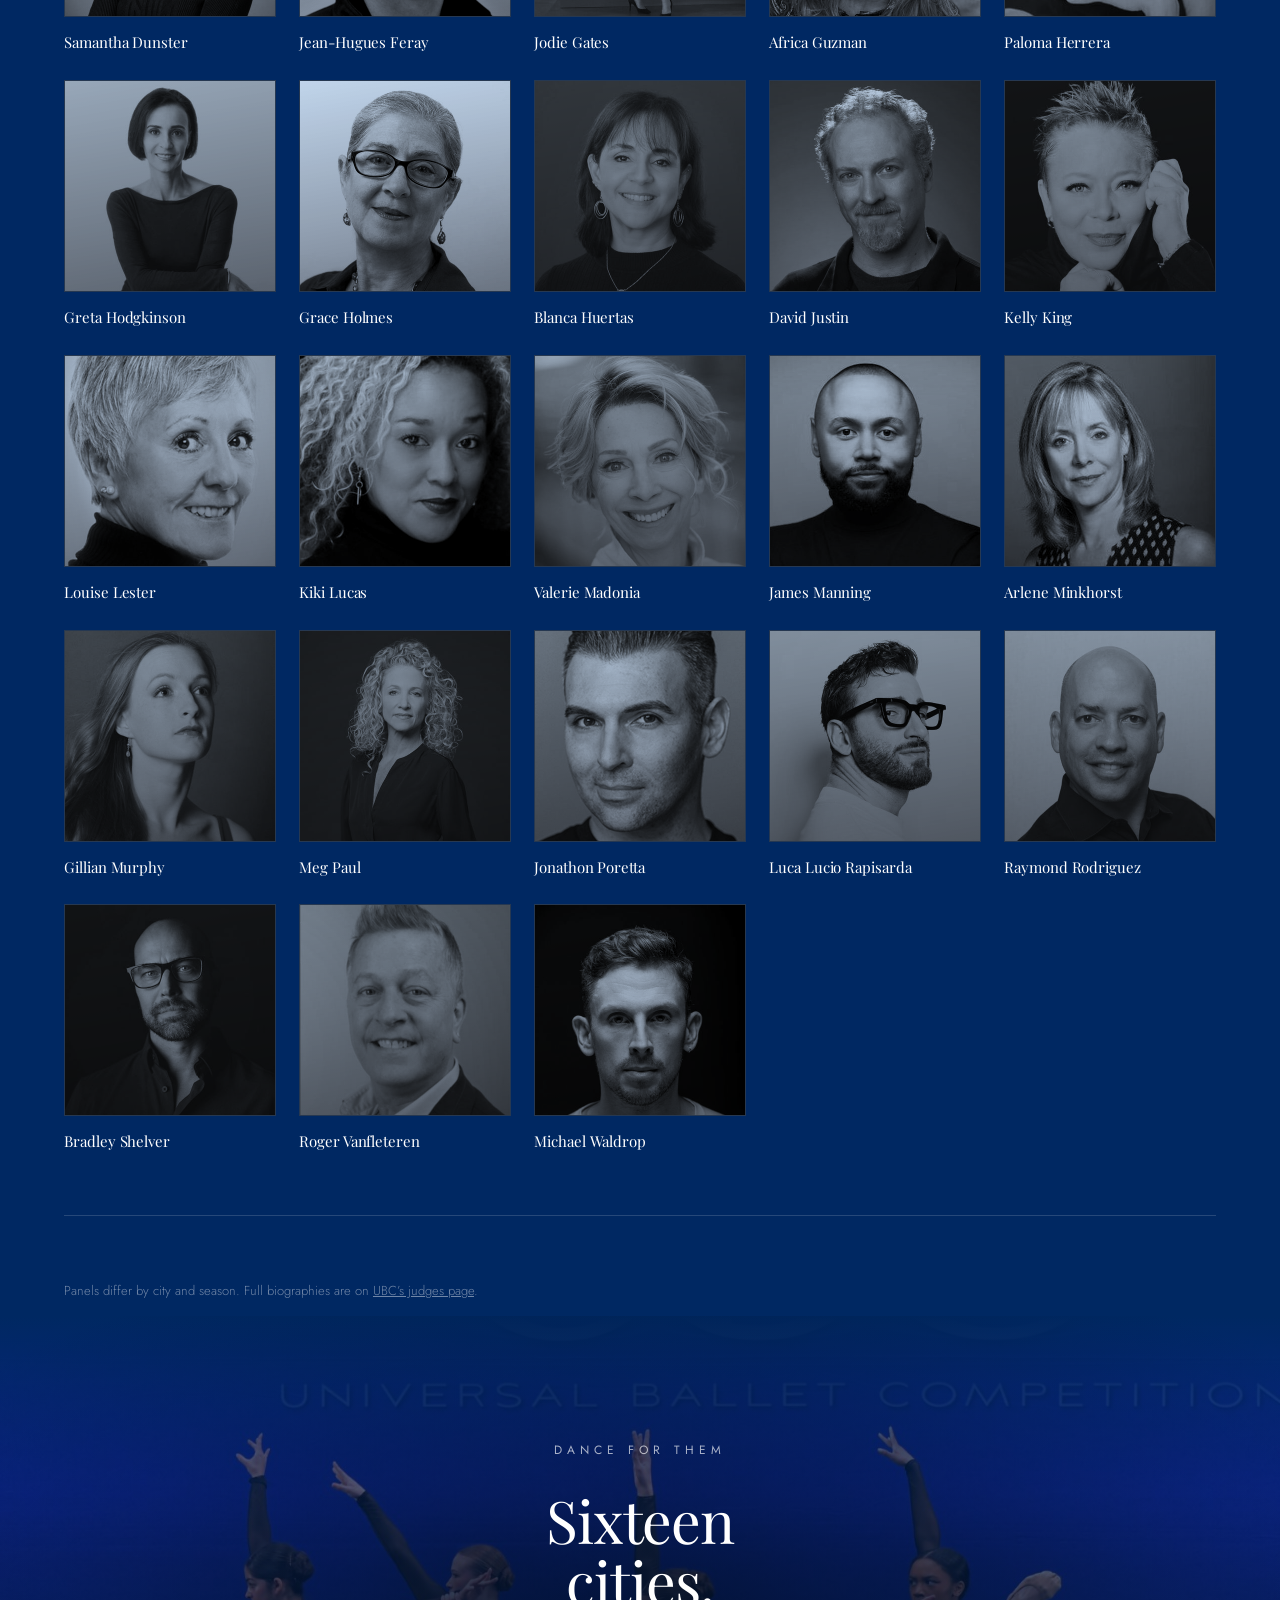
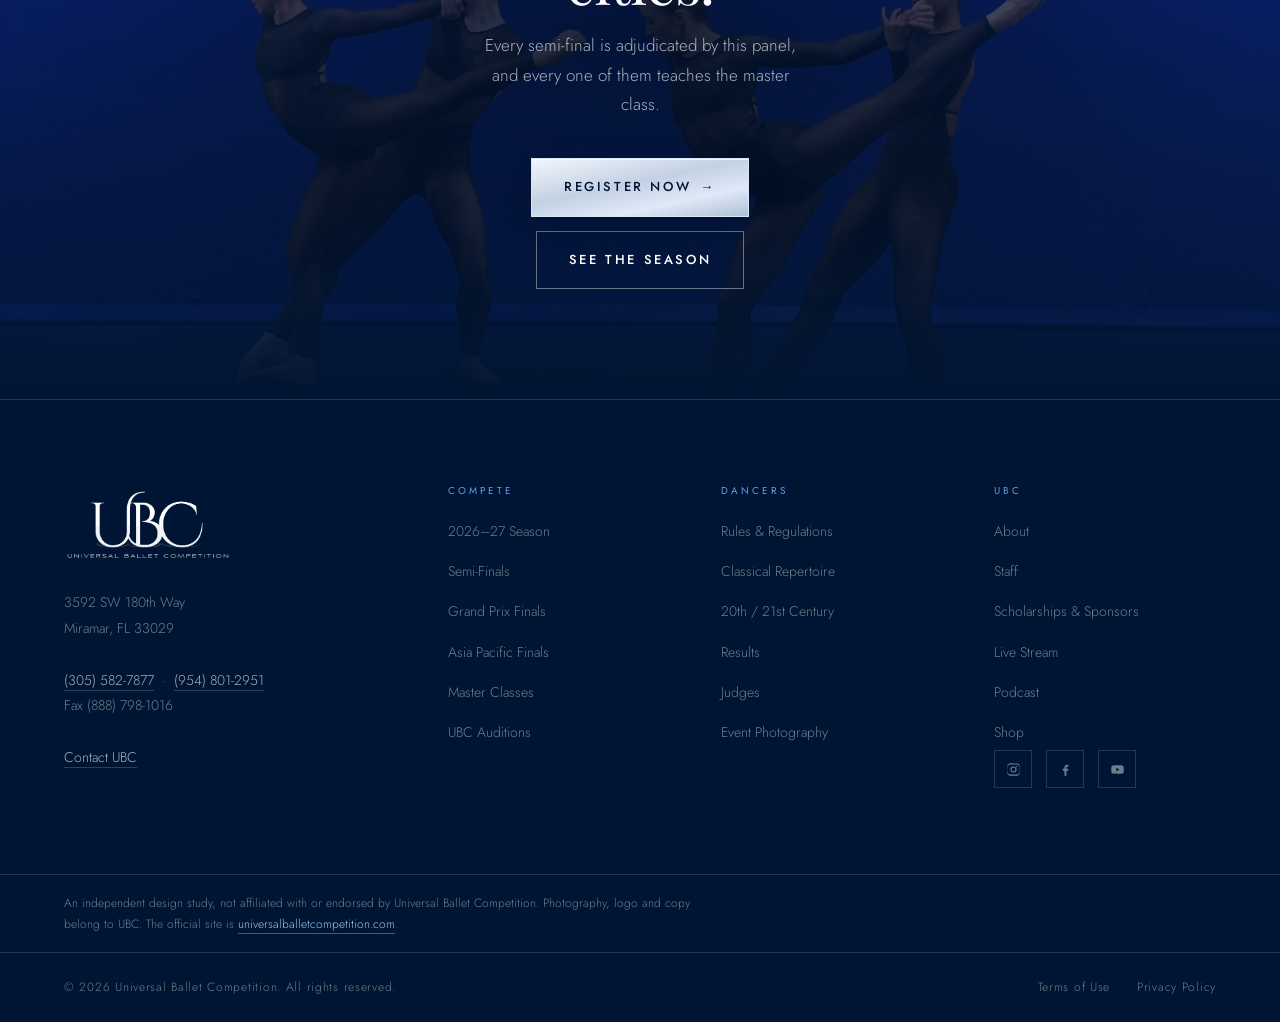
<file: judges.html>
<!DOCTYPE html>
<html lang="en">
<head>
<!-- Built by build.py from partials/ + pages/. Do not edit this file directly. -->
<meta charset="utf-8">
<meta name="viewport" content="width=device-width, initial-scale=1">
<title>Judges — Universal Ballet Competition</title>
<meta name="robots" content="noindex, nofollow">
<meta name="description" content="The dancers, company directors and ballet school directors who adjudicate and teach at Universal Ballet Competition.">
<link rel="icon" href="assets/img/logo-blue.png">
<link rel="preconnect" href="https://fonts.googleapis.com">
<link rel="preconnect" href="https://fonts.gstatic.com" crossorigin>
<link href="https://fonts.googleapis.com/css2?family=Playfair+Display:ital,wght@0,400;0,500;0,600;1,400;1,500&family=Jost:wght@300;400;500&display=swap" rel="stylesheet">
<link rel="stylesheet" href="assets/ubc.css">
<script>document.documentElement.className += " js";</script>
</head>
<body>
<a class="skip" href="#main">Skip to content</a>
<div class="sky" aria-hidden="true"></div>
<div class="stars" aria-hidden="true"><i></i><i></i><i></i></div>

<!-- ══ UTILITY BAR ═══════════════════════════════════════════ -->
<div class="utility">
  <div class="wrap">
    <ul>
      <li><a href="https://universalballetcompetition.com/live-stream/">Live Stream</a></li>
      <li><a href="https://universalballetcompetition.com/podcast/">Podcast</a></li>
      <li><a href="https://www.onestopdanceshop.com/ubc/">Photos</a></li>
      <li><a href="https://www.onestopdanceshop.com/tickets/?competition=ubc">Tickets</a></li>
      <li><a href="https://www.sodanca.com/pages/ubc-sdplus">Shop</a></li>
    </ul>
    <div class="socials">
      <a href="https://www.instagram.com/universalballetcompetition/" aria-label="Instagram"><svg viewBox="0 0 24 24"><path d="M12 2.2c3.2 0 3.6 0 4.9.07 1.2.05 1.8.25 2.2.42.6.22 1 .49 1.4.9.4.4.68.8.9 1.4.17.4.37 1 .42 2.2.06 1.3.07 1.7.07 4.9s0 3.6-.07 4.9c-.05 1.2-.25 1.8-.42 2.2a3.8 3.8 0 0 1-.9 1.4c-.4.4-.8.68-1.4.9-.4.17-1 .37-2.2.42-1.3.06-1.7.07-4.9.07s-3.6 0-4.9-.07c-1.2-.05-1.8-.25-2.2-.42a3.8 3.8 0 0 1-1.4-.9 3.8 3.8 0 0 1-.9-1.4c-.17-.4-.37-1-.42-2.2C2.2 15.6 2.2 15.2 2.2 12s0-3.6.07-4.9c.05-1.2.25-1.8.42-2.2.22-.6.49-1 .9-1.4.4-.4.8-.68 1.4-.9.4-.17 1-.37 2.2-.42C8.4 2.2 8.8 2.2 12 2.2Zm0 1.8c-3.1 0-3.5 0-4.8.07-1.1.05-1.7.24-2.1.4-.5.2-.9.44-1.3.84-.4.4-.64.8-.84 1.3-.16.4-.35 1-.4 2.1C2.5 9.9 2.5 10.3 2.5 12s0 2.1.07 3.3c.05 1.1.24 1.7.4 2.1.2.5.44.9.84 1.3.4.4.8.64 1.3.84.4.16 1 .35 2.1.4 1.2.06 1.6.07 4.8.07s3.5 0 4.8-.07c1.1-.05 1.7-.24 2.1-.4.5-.2.9-.44 1.3-.84.4-.4.64-.8.84-1.3.16-.4.35-1 .4-2.1.06-1.2.07-1.6.07-3.3s0-2.1-.07-3.3c-.05-1.1-.24-1.7-.4-2.1-.2-.5-.44-.9-.84-1.3-.4-.4-.8-.64-1.3-.84-.4-.16-1-.35-2.1-.4C15.5 4 15.1 4 12 4Zm0 3.1a4.9 4.9 0 1 1 0 9.8 4.9 4.9 0 0 1 0-9.8Zm0 1.8a3.1 3.1 0 1 0 0 6.2 3.1 3.1 0 0 0 0-6.2Zm5.1-.4a1.15 1.15 0 1 1 0-2.3 1.15 1.15 0 0 1 0 2.3Z"/></svg></a>
      <a href="https://www.facebook.com/universalballetcompetition" aria-label="Facebook"><svg viewBox="0 0 24 24"><path d="M13.5 22v-8h2.7l.4-3.1h-3.1V8.9c0-.9.25-1.5 1.55-1.5h1.65V4.6A22 22 0 0 0 14.3 4.5c-2.4 0-4 1.45-4 4.1v2.3H7.6V14h2.7v8Z"/></svg></a>
      <a href="https://www.youtube.com/@universalballetcompetition" aria-label="YouTube"><svg viewBox="0 0 24 24"><path d="M21.6 7.2a2.5 2.5 0 0 0-1.76-1.77C18.25 5 12 5 12 5s-6.25 0-7.84.43A2.5 2.5 0 0 0 2.4 7.2 26 26 0 0 0 2 12a26 26 0 0 0 .4 4.8 2.5 2.5 0 0 0 1.76 1.77C5.75 19 12 19 12 19s6.25 0 7.84-.43a2.5 2.5 0 0 0 1.76-1.77A26 26 0 0 0 22 12a26 26 0 0 0-.4-4.8ZM10.1 15V9l5.2 3Z"/></svg></a>
    </div>
  </div>
</div>

<!-- ══ PRIMARY NAV ═══════════════════════════════════════════ -->
<header class="nav" id="nav">
  <div class="wrap">
    <a class="brand" href="/" aria-label="Universal Ballet Competition — home">
      <img src="assets/img/logo-full.png" alt="Universal Ballet Competition" width="2000" height="929">
    </a>

    <ul class="menu" id="menu">
      <li class="menu-cta"><a data-nav="season" class="btn btn--silver" href="https://reg.universalballetcompetition.com/">Register for 2026&ndash;27 <span class="arr">&rarr;</span></a></li>
      <li><a href="index.html#season">Season</a></li>
      <li>
        <a data-nav="compete" href="https://universalballetcompetition.com/semi-finals/">Compete <svg class="caret" viewBox="0 0 10 10"><path d="M1 3.5 5 7l4-3.5"/></svg></a>
        <ul class="drop">
          <li><span class="drop-head">The season</span></li>
          <li><a href="https://universalballetcompetition.com/semi-finals/">Semi-Finals</a></li>
          <li><a href="https://universalballetcompetition.com/grand-prix/">Grand Prix Finals</a></li>
          <li><a href="https://universalballetcompetition.com/asia-pacific-grand-prix-finals/">Asia Pacific Grand Prix Finals</a></li>
          <li><a href="https://www.universalballetcomp.com/grandprix/home.php">International Qualification</a></li>
          <li><span class="drop-head">Before you enter</span></li>
          <li><a href="rules.html">Rules &amp; Regulations</a></li>
          <li><a href="https://universalballetcompetition.com/classical-repertoire/">Classical Repertoire</a></li>
          <li><a href="https://universalballetcompetition.com/20th-21st-century-repertoire/">20th / 21st Century Repertoire</a></li>
        </ul>
      </li>
      <li><a data-nav="masterclasses" href="https://universalballetcompetition.com/master-class/">Master Classes</a></li>
      <li><a data-nav="judges" aria-current="page" href="judges.html">Judges</a></li>
      <li><a data-nav="results" href="https://universalballetcompetition.com/results/">Results</a></li>
      <li>
        <a data-nav="about" href="https://universalballetcompetition.com/about/">About <svg class="caret" viewBox="0 0 10 10"><path d="M1 3.5 5 7l4-3.5"/></svg></a>
        <ul class="drop">
          <li><a href="https://universalballetcompetition.com/about/">About UBC</a></li>
          <li><a href="https://universalballetcompetition.com/ubc-staff/">Staff</a></li>
          <li><a href="https://universalballetcompetition.com/sponsors/">Scholarships &amp; Sponsors</a></li>
          <li><a href="https://www.ubcauditions.com/home.php">UBC Auditions</a></li>
          <li><a href="https://universalballetcompetition.com/contact/">Contact</a></li>
        </ul>
      </li>
    </ul>

    <a class="btn btn--silver" href="https://reg.universalballetcompetition.com/">Register <span class="arr">&rarr;</span></a>
    <button class="burger" id="burger" aria-label="Menu" aria-expanded="false" aria-controls="menu"><span></span></button>
  </div>
</header>

<main id="main">

<!-- ══ PAGE HEAD ═════════════════════════════════════════════ -->
<section class="pagehead" data-shot="01-head">
  <div class="wrap">
    <p class="eyebrow rv">The panel</p>
    <h1 class="rv">Who is <em class="sheen">watching.</em></h1>
    <p class="lede rv">Principal dancers, company directors and ballet school directors.
      They judge, they mentor, and they teach the master classes at every UBC competition
      &mdash; which means the people scoring your dancer are the people who can offer them
      a place.</p>
  </div>
  <svg class="ribbon" viewBox="0 0 1600 120" preserveAspectRatio="none" aria-hidden="true" focusable="false">
    <polygon fill="#dbe6f5" fill-opacity=".22" points="0,6 1600,34 1600,64 0,36"/>
    <polygon fill="#7f93b2" fill-opacity=".30" points="0,30 1600,80 1600,100 0,48"/>
    <polygon fill="#ffffff" fill-opacity=".26" points="0,74 1600,8 1600,26 0,92"/>
    <polygon fill="#9fb3cf" fill-opacity=".26" points="0,120 1600,46 1600,76 0,120"/>
    <polygon fill="#ffffff" fill-opacity=".55" points="0,58 1600,48 1600,53 0,63"/>
  </svg>
</section>

<div class="wrap">
  <div class="panelbar rv">
    <p class="panelbar__count"><strong id="jcount">33</strong> adjudicators</p>
    <label class="find">
      <span class="vh">Find a judge by name</span>
      <input type="search" id="jfind" placeholder="Find a judge…" autocomplete="off">
    </label>
  </div>

  <ul class="judges rv" id="judges">
      <li class="judge" data-name="tara birtwhistle">
        <div class="judge__shot"><img src="assets/img/judges/tara-birtwhistle.jpg" alt="Tara Birtwhistle" loading="lazy" width="420" height="420"></div>
        <h3>Tara Birtwhistle</h3>
      </li>
      <li class="judge" data-name="julio bocca">
        <div class="judge__shot"><img src="assets/img/judges/julio-bocca.jpg" alt="Julio Bocca" loading="lazy" width="420" height="420"></div>
        <h3>Julio Bocca</h3>
      </li>
      <li class="judge" data-name="andrew brader">
        <div class="judge__shot"><img src="assets/img/judges/andrew-brader.jpg" alt="Andrew Brader" loading="lazy" width="420" height="420"></div>
        <h3>Andrew Brader</h3>
      </li>
      <li class="judge" data-name="wes chapman">
        <div class="judge__shot"><img src="assets/img/judges/wes-chapman.jpg" alt="Wes Chapman" loading="lazy" width="420" height="420"></div>
        <h3>Wes Chapman</h3>
      </li>
      <li class="judge" data-name="evelyn cisneros">
        <div class="judge__shot"><img src="assets/img/judges/evelyn-cisneros.jpg" alt="Evelyn Cisneros" loading="lazy" width="420" height="420"></div>
        <h3>Evelyn Cisneros</h3>
      </li>
      <li class="judge" data-name="lydia coco">
        <div class="judge__shot"><img src="assets/img/judges/lydia-coco.jpg" alt="Lydia Coco" loading="lazy" width="420" height="420"></div>
        <h3>Lydia Coco</h3>
      </li>
      <li class="judge" data-name="duncan cooper">
        <div class="judge__shot"><img src="assets/img/judges/duncan-cooper.jpg" alt="Duncan Cooper" loading="lazy" width="420" height="420"></div>
        <h3>Duncan Cooper</h3>
      </li>
      <li class="judge" data-name="norbert de la cruz iii">
        <div class="judge__shot"><img src="assets/img/judges/norbert-de-la-cruz-iii.jpg" alt="Norbert De La Cruz III" loading="lazy" width="420" height="420"></div>
        <h3>Norbert De La Cruz III</h3>
      </li>
      <li class="judge" data-name="etienne diaz">
        <div class="judge__shot"><img src="assets/img/judges/etienne-diaz.jpg" alt="Etienne Diaz" loading="lazy" width="420" height="420"></div>
        <h3>Etienne Diaz</h3>
      </li>
      <li class="judge" data-name="nicole duffy">
        <div class="judge__shot"><img src="assets/img/judges/nicole-duffy.jpg" alt="Nicole Duffy" loading="lazy" width="420" height="420"></div>
        <h3>Nicole Duffy</h3>
      </li>
      <li class="judge" data-name="samantha dunster">
        <div class="judge__shot"><img src="assets/img/judges/samantha-dunster.jpg" alt="Samantha Dunster" loading="lazy" width="420" height="420"></div>
        <h3>Samantha Dunster</h3>
      </li>
      <li class="judge" data-name="jean-hugues feray">
        <div class="judge__shot"><img src="assets/img/judges/jean-hugues-feray.jpg" alt="Jean-Hugues Feray" loading="lazy" width="420" height="420"></div>
        <h3>Jean-Hugues Feray</h3>
      </li>
      <li class="judge" data-name="jodie gates">
        <div class="judge__shot"><img src="assets/img/judges/jodie-gates.jpg" alt="Jodie Gates" loading="lazy" width="420" height="420"></div>
        <h3>Jodie Gates</h3>
      </li>
      <li class="judge" data-name="africa guzman">
        <div class="judge__shot"><img src="assets/img/judges/africa-guzman.jpg" alt="Africa Guzman" loading="lazy" width="420" height="420"></div>
        <h3>Africa Guzman</h3>
      </li>
      <li class="judge" data-name="paloma herrera">
        <div class="judge__shot"><img src="assets/img/judges/paloma-herrera.jpg" alt="Paloma Herrera" loading="lazy" width="420" height="420"></div>
        <h3>Paloma Herrera</h3>
      </li>
      <li class="judge" data-name="greta hodgkinson">
        <div class="judge__shot"><img src="assets/img/judges/greta-hodgkinson.jpg" alt="Greta Hodgkinson" loading="lazy" width="420" height="420"></div>
        <h3>Greta Hodgkinson</h3>
      </li>
      <li class="judge" data-name="grace holmes">
        <div class="judge__shot"><img src="assets/img/judges/grace-holmes.jpg" alt="Grace Holmes" loading="lazy" width="420" height="420"></div>
        <h3>Grace Holmes</h3>
      </li>
      <li class="judge" data-name="blanca huertas">
        <div class="judge__shot"><img src="assets/img/judges/blanca-huertas.jpg" alt="Blanca Huertas" loading="lazy" width="420" height="420"></div>
        <h3>Blanca Huertas</h3>
      </li>
      <li class="judge" data-name="david justin">
        <div class="judge__shot"><img src="assets/img/judges/david-justin.jpg" alt="David Justin" loading="lazy" width="420" height="420"></div>
        <h3>David Justin</h3>
      </li>
      <li class="judge" data-name="kelly king">
        <div class="judge__shot"><img src="assets/img/judges/kelly-king.jpg" alt="Kelly King" loading="lazy" width="420" height="420"></div>
        <h3>Kelly King</h3>
      </li>
      <li class="judge" data-name="louise lester">
        <div class="judge__shot"><img src="assets/img/judges/louise-lester.jpg" alt="Louise Lester" loading="lazy" width="420" height="420"></div>
        <h3>Louise Lester</h3>
      </li>
      <li class="judge" data-name="kiki lucas">
        <div class="judge__shot"><img src="assets/img/judges/kiki-lucas.jpg" alt="Kiki Lucas" loading="lazy" width="420" height="420"></div>
        <h3>Kiki Lucas</h3>
      </li>
      <li class="judge" data-name="valerie madonia">
        <div class="judge__shot"><img src="assets/img/judges/valerie-madonia.jpg" alt="Valerie Madonia" loading="lazy" width="420" height="420"></div>
        <h3>Valerie Madonia</h3>
      </li>
      <li class="judge" data-name="james manning">
        <div class="judge__shot"><img src="assets/img/judges/james-manning.jpg" alt="James Manning" loading="lazy" width="420" height="420"></div>
        <h3>James Manning</h3>
      </li>
      <li class="judge" data-name="arlene minkhorst">
        <div class="judge__shot"><img src="assets/img/judges/arlene-minkhorst.jpg" alt="Arlene Minkhorst" loading="lazy" width="420" height="420"></div>
        <h3>Arlene Minkhorst</h3>
      </li>
      <li class="judge" data-name="gillian murphy">
        <div class="judge__shot"><img src="assets/img/judges/gillian-murphy.jpg" alt="Gillian Murphy" loading="lazy" width="420" height="420"></div>
        <h3>Gillian Murphy</h3>
      </li>
      <li class="judge" data-name="meg paul">
        <div class="judge__shot"><img src="assets/img/judges/meg-paul.jpg" alt="Meg Paul" loading="lazy" width="420" height="420"></div>
        <h3>Meg Paul</h3>
      </li>
      <li class="judge" data-name="jonathon poretta">
        <div class="judge__shot"><img src="assets/img/judges/jonathon-poretta.jpg" alt="Jonathon Poretta" loading="lazy" width="420" height="420"></div>
        <h3>Jonathon Poretta</h3>
      </li>
      <li class="judge" data-name="luca lucio rapisarda">
        <div class="judge__shot"><img src="assets/img/judges/luca-lucio-rapisarda.jpg" alt="Luca Lucio Rapisarda" loading="lazy" width="420" height="420"></div>
        <h3>Luca Lucio Rapisarda</h3>
      </li>
      <li class="judge" data-name="raymond rodriguez">
        <div class="judge__shot"><img src="assets/img/judges/raymond-rodriguez.jpg" alt="Raymond Rodriguez" loading="lazy" width="420" height="420"></div>
        <h3>Raymond Rodriguez</h3>
      </li>
      <li class="judge" data-name="bradley shelver">
        <div class="judge__shot"><img src="assets/img/judges/bradley-shelver.jpg" alt="Bradley Shelver" loading="lazy" width="420" height="420"></div>
        <h3>Bradley Shelver</h3>
      </li>
      <li class="judge" data-name="roger vanfleteren">
        <div class="judge__shot"><img src="assets/img/judges/roger-vanfleteren.jpg" alt="Roger Vanfleteren" loading="lazy" width="420" height="420"></div>
        <h3>Roger Vanfleteren</h3>
      </li>
      <li class="judge" data-name="michael waldrop">
        <div class="judge__shot"><img src="assets/img/judges/michael-waldrop.jpg" alt="Michael Waldrop" loading="lazy" width="420" height="420"></div>
        <h3>Michael Waldrop</h3>
      </li>
  </ul>
  <p class="noresult" id="jnone" hidden>No judge by that name on the panel.</p>

  <p class="fine panelnote">Panels differ by city and season. Full biographies are on
    <a href="https://universalballetcompetition.com/judges/">UBC&rsquo;s judges page</a>.</p>
</div>

<!-- ══ CLOSING CTA ═══════════════════════════════════════════ -->
<section class="close">
  <img src="assets/img/ensemble.jpg" alt="" aria-hidden="true" loading="lazy">
  <div class="inner rv">
    <p class="eyebrow">Dance for them</p>
    <h2>Sixteen cities.</h2>
    <p>Every semi-final is adjudicated by this panel, and every one of them teaches
      the master class.</p>
    <div class="btns">
      <a class="btn btn--silver" href="https://reg.universalballetcompetition.com/">Register now <span class="arr">&rarr;</span></a>
      <a class="btn btn--ghost" href="index.html#season">See the season</a>
    </div>
  </div>
</section>

</main>

<footer data-shot="08-footer">
  <div class="wrap foot">
    <div>
      <img class="mark" src="assets/img/logo-full.png" alt="Universal Ballet Competition">
      <address>
        3592 SW 180th Way<br>
        Miramar, FL 33029<br><br>
        <a href="tel:+13055827877">(305) 582-7877</a> &nbsp;·&nbsp; <a href="tel:+19548012951">(954) 801-2951</a><br>
        Fax (888) 798-1016<br><br>
        <a href="https://universalballetcompetition.com/contact/">Contact UBC</a>
      </address>
    </div>
    <div>
      <h4>Compete</h4>
      <ul>
        <li><a href="#season">2026&ndash;27 Season</a></li>
        <li><a href="https://universalballetcompetition.com/semi-finals/">Semi-Finals</a></li>
        <li><a href="https://universalballetcompetition.com/grand-prix/">Grand Prix Finals</a></li>
        <li><a href="https://universalballetcompetition.com/asia-pacific-grand-prix-finals/">Asia Pacific Finals</a></li>
        <li><a href="https://universalballetcompetition.com/master-class/">Master Classes</a></li>
        <li><a href="https://www.ubcauditions.com/home.php">UBC Auditions</a></li>
      </ul>
    </div>
    <div>
      <h4>Dancers</h4>
      <ul>
        <li><a href="https://universalballetcompetition.com/rules-and-regulations/">Rules &amp; Regulations</a></li>
        <li><a href="https://universalballetcompetition.com/classical-repertoire/">Classical Repertoire</a></li>
        <li><a href="https://universalballetcompetition.com/20th-21st-century-repertoire/">20th / 21st Century</a></li>
        <li><a href="https://universalballetcompetition.com/results/">Results</a></li>
        <li><a href="https://universalballetcompetition.com/judges/">Judges</a></li>
        <li><a href="https://www.onestopdanceshop.com/ubc/">Event Photography</a></li>
      </ul>
    </div>
    <div>
      <h4>UBC</h4>
      <ul>
        <li><a href="https://universalballetcompetition.com/about/">About</a></li>
        <li><a href="https://universalballetcompetition.com/ubc-staff/">Staff</a></li>
        <li><a href="https://universalballetcompetition.com/sponsors/">Scholarships &amp; Sponsors</a></li>
        <li><a href="https://universalballetcompetition.com/live-stream/">Live Stream</a></li>
        <li><a href="https://universalballetcompetition.com/podcast/">Podcast</a></li>
        <li><a href="https://www.sodanca.com/pages/ubc-sdplus">Shop</a></li>
      </ul>
      <div class="socials">
        <a href="https://www.instagram.com/universalballetcompetition/" aria-label="Instagram"><svg viewBox="0 0 24 24"><path d="M12 2.2c3.2 0 3.6 0 4.9.07 1.2.05 1.8.25 2.2.42.6.22 1 .49 1.4.9.4.4.68.8.9 1.4.17.4.37 1 .42 2.2.06 1.3.07 1.7.07 4.9s0 3.6-.07 4.9c-.05 1.2-.25 1.8-.42 2.2a3.8 3.8 0 0 1-.9 1.4c-.4.4-.8.68-1.4.9-.4.17-1 .37-2.2.42-1.3.06-1.7.07-4.9.07s-3.6 0-4.9-.07c-1.2-.05-1.8-.25-2.2-.42a3.8 3.8 0 0 1-1.4-.9 3.8 3.8 0 0 1-.9-1.4c-.17-.4-.37-1-.42-2.2C2.2 15.6 2.2 15.2 2.2 12s0-3.6.07-4.9c.05-1.2.25-1.8.42-2.2.22-.6.49-1 .9-1.4.4-.4.8-.68 1.4-.9.4-.17 1-.37 2.2-.42C8.4 2.2 8.8 2.2 12 2.2Zm0 1.8c-3.1 0-3.5 0-4.8.07-1.1.05-1.7.24-2.1.4-.5.2-.9.44-1.3.84-.4.4-.64.8-.84 1.3-.16.4-.35 1-.4 2.1C2.5 9.9 2.5 10.3 2.5 12s0 2.1.07 3.3c.05 1.1.24 1.7.4 2.1.2.5.44.9.84 1.3.4.4.8.64 1.3.84.4.16 1 .35 2.1.4 1.2.06 1.6.07 4.8.07s3.5 0 4.8-.07c1.1-.05 1.7-.24 2.1-.4.5-.2.9-.44 1.3-.84.4-.4.64-.8.84-1.3.16-.4.35-1 .4-2.1.06-1.2.07-1.6.07-3.3s0-2.1-.07-3.3c-.05-1.1-.24-1.7-.4-2.1-.2-.5-.44-.9-.84-1.3-.4-.4-.8-.64-1.3-.84-.4-.16-1-.35-2.1-.4C15.5 4 15.1 4 12 4Zm0 3.1a4.9 4.9 0 1 1 0 9.8 4.9 4.9 0 0 1 0-9.8Zm0 1.8a3.1 3.1 0 1 0 0 6.2 3.1 3.1 0 0 0 0-6.2Zm5.1-.4a1.15 1.15 0 1 1 0-2.3 1.15 1.15 0 0 1 0 2.3Z"/></svg></a>
        <a href="https://www.facebook.com/universalballetcompetition" aria-label="Facebook"><svg viewBox="0 0 24 24"><path d="M13.5 22v-8h2.7l.4-3.1h-3.1V8.9c0-.9.25-1.5 1.55-1.5h1.65V4.6A22 22 0 0 0 14.3 4.5c-2.4 0-4 1.45-4 4.1v2.3H7.6V14h2.7v8Z"/></svg></a>
        <a href="https://www.youtube.com/@universalballetcompetition" aria-label="YouTube"><svg viewBox="0 0 24 24"><path d="M21.6 7.2a2.5 2.5 0 0 0-1.76-1.77C18.25 5 12 5 12 5s-6.25 0-7.84.43A2.5 2.5 0 0 0 2.4 7.2 26 26 0 0 0 2 12a26 26 0 0 0 .4 4.8 2.5 2.5 0 0 0 1.76 1.77C5.75 19 12 19 12 19s6.25 0 7.84-.43a2.5 2.5 0 0 0 1.76-1.77A26 26 0 0 0 22 12a26 26 0 0 0-.4-4.8ZM10.1 15V9l5.2 3Z"/></svg></a>
      </div>
    </div>
  </div>
  <div class="wrap studynote">
    <p>An independent design study, not affiliated with or endorsed by Universal Ballet Competition.
    Photography, logo and copy belong to UBC. The official site is
    <a href="https://universalballetcompetition.com/">universalballetcompetition.com</a>.</p>
  </div>
  <div class="wrap legal">
    <span>&copy; <span id="yr">2026</span> Universal Ballet Competition. All rights reserved.</span>
    <span>
      <a href="https://universalballetcompetition.com/terms-and-conditions/">Terms of Use</a>
      <a href="https://universalballetcompetition.com/privacy-policy/">Privacy Policy</a>
    </span>
  </div>
</footer>

<script>
(function(){
  "use strict";

  /* copyright year — derived, so it cannot read ©2024 in 2026 */
  document.getElementById('yr').textContent = new Date().getFullYear();

  /* nav: shrink on scroll */
  var nav = document.getElementById('nav');
  var onScroll = function(){ nav.classList.toggle('is-stuck', window.scrollY > 24); };
  onScroll(); addEventListener('scroll', onScroll, {passive:true});

  /* mobile menu */
  var burger = document.getElementById('burger'), menu = document.getElementById('menu');
  burger.addEventListener('click', function(){
    var open = menu.classList.toggle('open');
    burger.setAttribute('aria-expanded', String(open));
    document.body.style.overflow = open ? 'hidden' : '';
  });
  menu.addEventListener('click', function(e){
    if (e.target.closest('a') && menu.classList.contains('open')) burger.click();
  });

  /* ── schedule state ────────────────────────────────────────
     Two independent things, which an earlier version wrongly merged
     into one chip:
       REGISTRATION state  — open / waitlist / sold out. Data; comes
                             from each city's own UBC event page.
       EVENT state         — upcoming / happening now / completed.
                             Computed here from the row's own dates.
     A city can be ON STAGE and on a WAITLIST at the same time, which
     is exactly what San Francisco is, so they get separate slots.   */
  var REG   = { open:'Open', wait:'Waitlist', sold:'Sold out' };
  var today = new Date(); today.setHours(0,0,0,0);
  var rows  = [].slice.call(document.querySelectorAll('.ev[data-start]'));
  var next  = null, live = null;

  rows.forEach(function(row){
    var start = new Date(row.dataset.start + 'T00:00:00');
    var end   = new Date(row.dataset.end   + 'T00:00:00');
    var reg   = row.dataset.reg || 'open';
    var ev;

    if (end < today)         { ev = 'done'; row.classList.add('is-past'); }
    else if (start <= today) { ev = 'live'; row.classList.add('is-live'); live = live || row; }
    else                     { ev = 'next'; if (!next) next = row; }

    // registration chip — always the registration state, never the event
    var tag = row.querySelector('.ev__tag');
    if (tag) {
      tag.innerHTML = ev === 'done'
        ? '<span class="tag done">Completed</span>'
        : '<span class="tag ' + reg + '">' + REG[reg] + '</span>';
    }
    // event state sits beside the city, where it belongs
    var st = row.querySelector('.ev__state');
    if (st && ev === 'live') st.innerHTML = '<span class="pulse"></span>On stage now';

    row.dataset.ev = ev;
    row.dataset.regState = reg;
  });

  var show = live || next;
  if (show) {
    var band = document.getElementById('nextup');
    if (band) {
      var isLive = show === live;
      document.getElementById('nu-label').textContent = isLive ? 'On stage now' : 'Next competition';
      document.getElementById('nu-city').textContent  =
        show.querySelector('.ev__city').childNodes[0].textContent.trim();
      document.getElementById('nu-date').textContent  = show.querySelector('.ev__date').textContent.trim();

      var st2 = document.getElementById('nu-status');
      st2.className = 'status ' + show.dataset.regState;
      st2.textContent = REG[show.dataset.regState];
      band.hidden = false;
    }
  }

  /* judges filter — plain substring match over the rendered names */
  var find = document.getElementById('jfind');
  if (find) {
    var cards = [].slice.call(document.querySelectorAll('#judges .judge'));
    var count = document.getElementById('jcount');
    var none  = document.getElementById('jnone');
    find.addEventListener('input', function(){
      var q = find.value.trim().toLowerCase(), shown = 0;
      cards.forEach(function(c){
        var hit = !q || c.dataset.name.indexOf(q) !== -1;
        c.hidden = !hit;
        if (hit) shown++;
      });
      count.textContent = shown;
      none.hidden = shown !== 0;
    });
  }

  /* jump nav: mark the section you are actually in */
  var jump = document.querySelector('.jump');
  if (jump) {
    var links = [].slice.call(jump.querySelectorAll('a'));
    var secs  = links.map(function(a){ return document.querySelector(a.getAttribute('href')); })
                     .filter(Boolean);
    var spy = new IntersectionObserver(function(entries){
      entries.forEach(function(en){
        if (!en.isIntersecting) return;
        links.forEach(function(a){
          a.classList.toggle('on', a.getAttribute('href') === '#' + en.target.id);
        });
      });
    }, {rootMargin:'-150px 0px -70% 0px'});
    secs.forEach(function(s){ spy.observe(s); });
  }

  /* reveal on scroll */
  var els = [].slice.call(document.querySelectorAll('.rv'));
  if (!('IntersectionObserver' in window) ||
      matchMedia('(prefers-reduced-motion: reduce)').matches) {
    els.forEach(function(el){ el.classList.add('in'); });
  } else {
    var io = new IntersectionObserver(function(entries){
      entries.forEach(function(en, i){
        if (!en.isIntersecting) return;
        var el = en.target;
        setTimeout(function(){ el.classList.add('in'); }, i * 90);
        io.unobserve(el);
      });
    }, {rootMargin:'0px 0px -12% 0px', threshold:.08});
    els.forEach(function(el){ io.observe(el); });
  }
})();
</script>
</body>
</html>
</file>
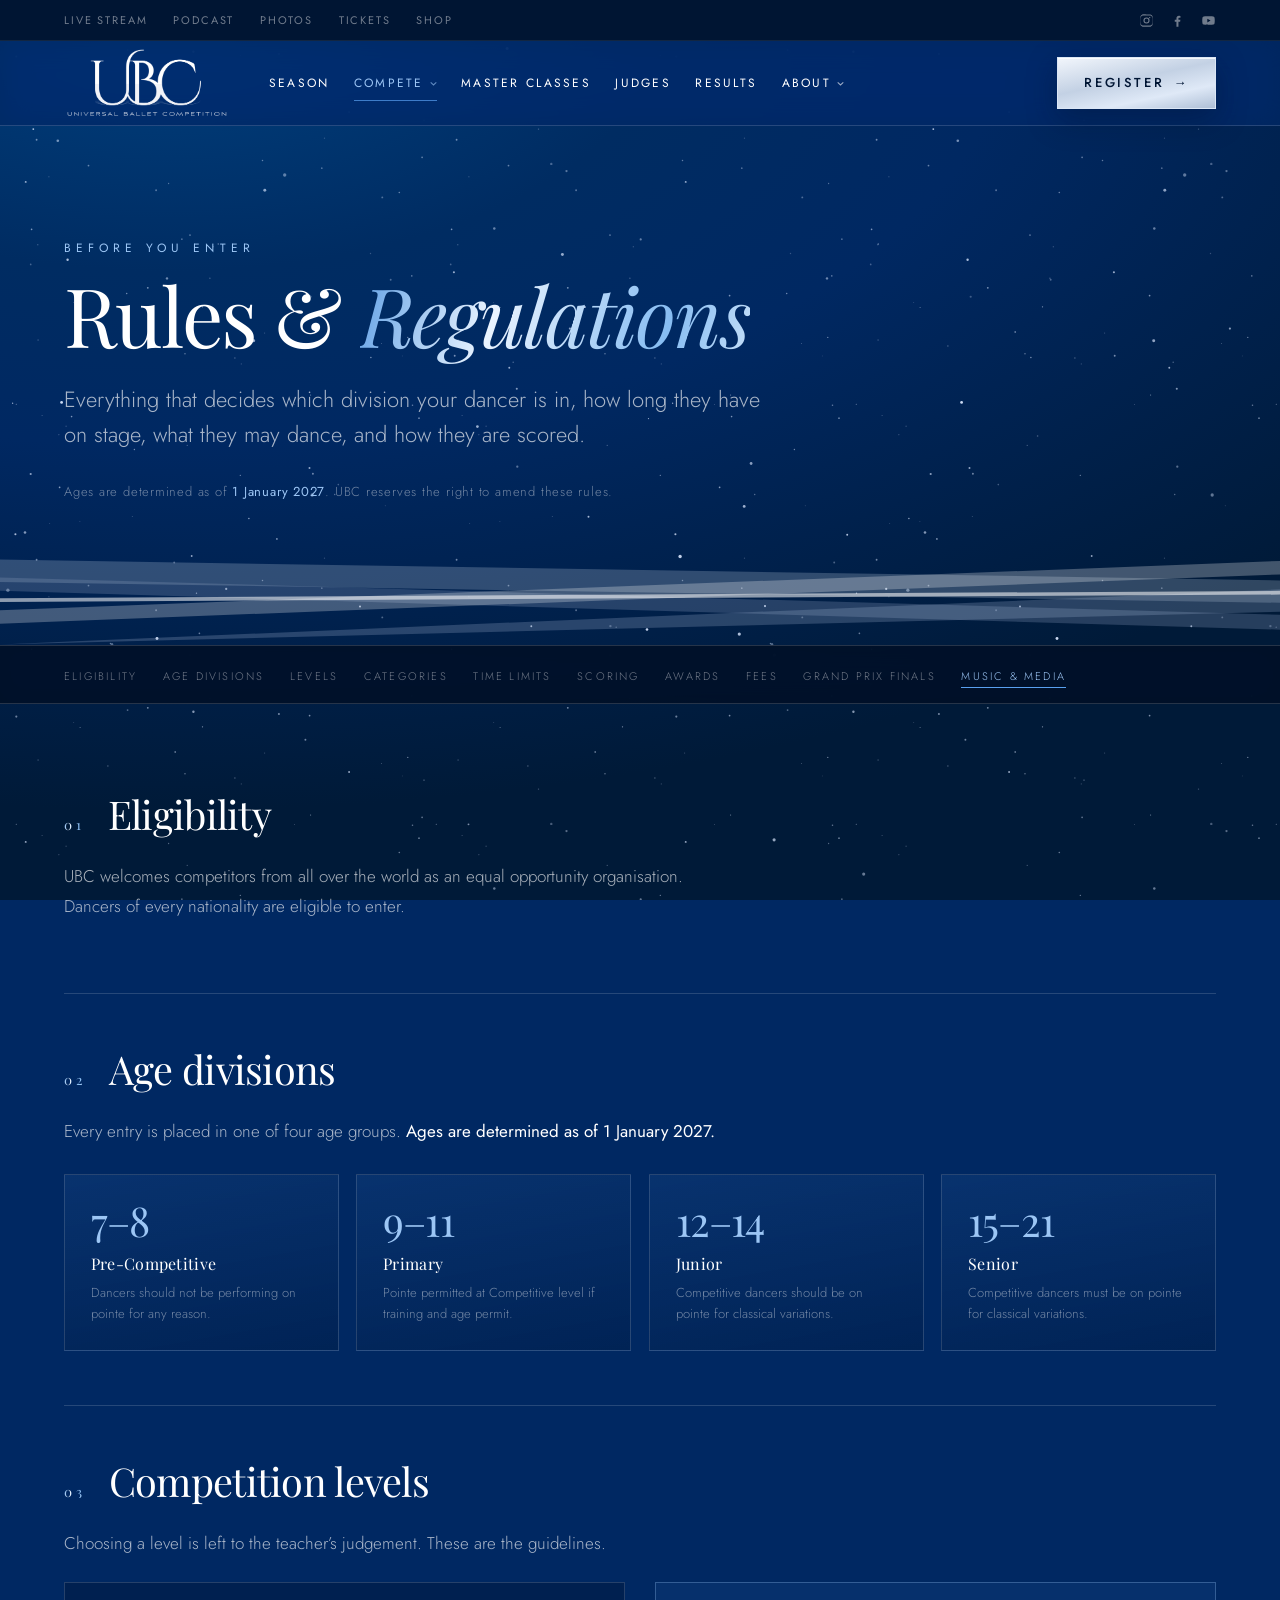
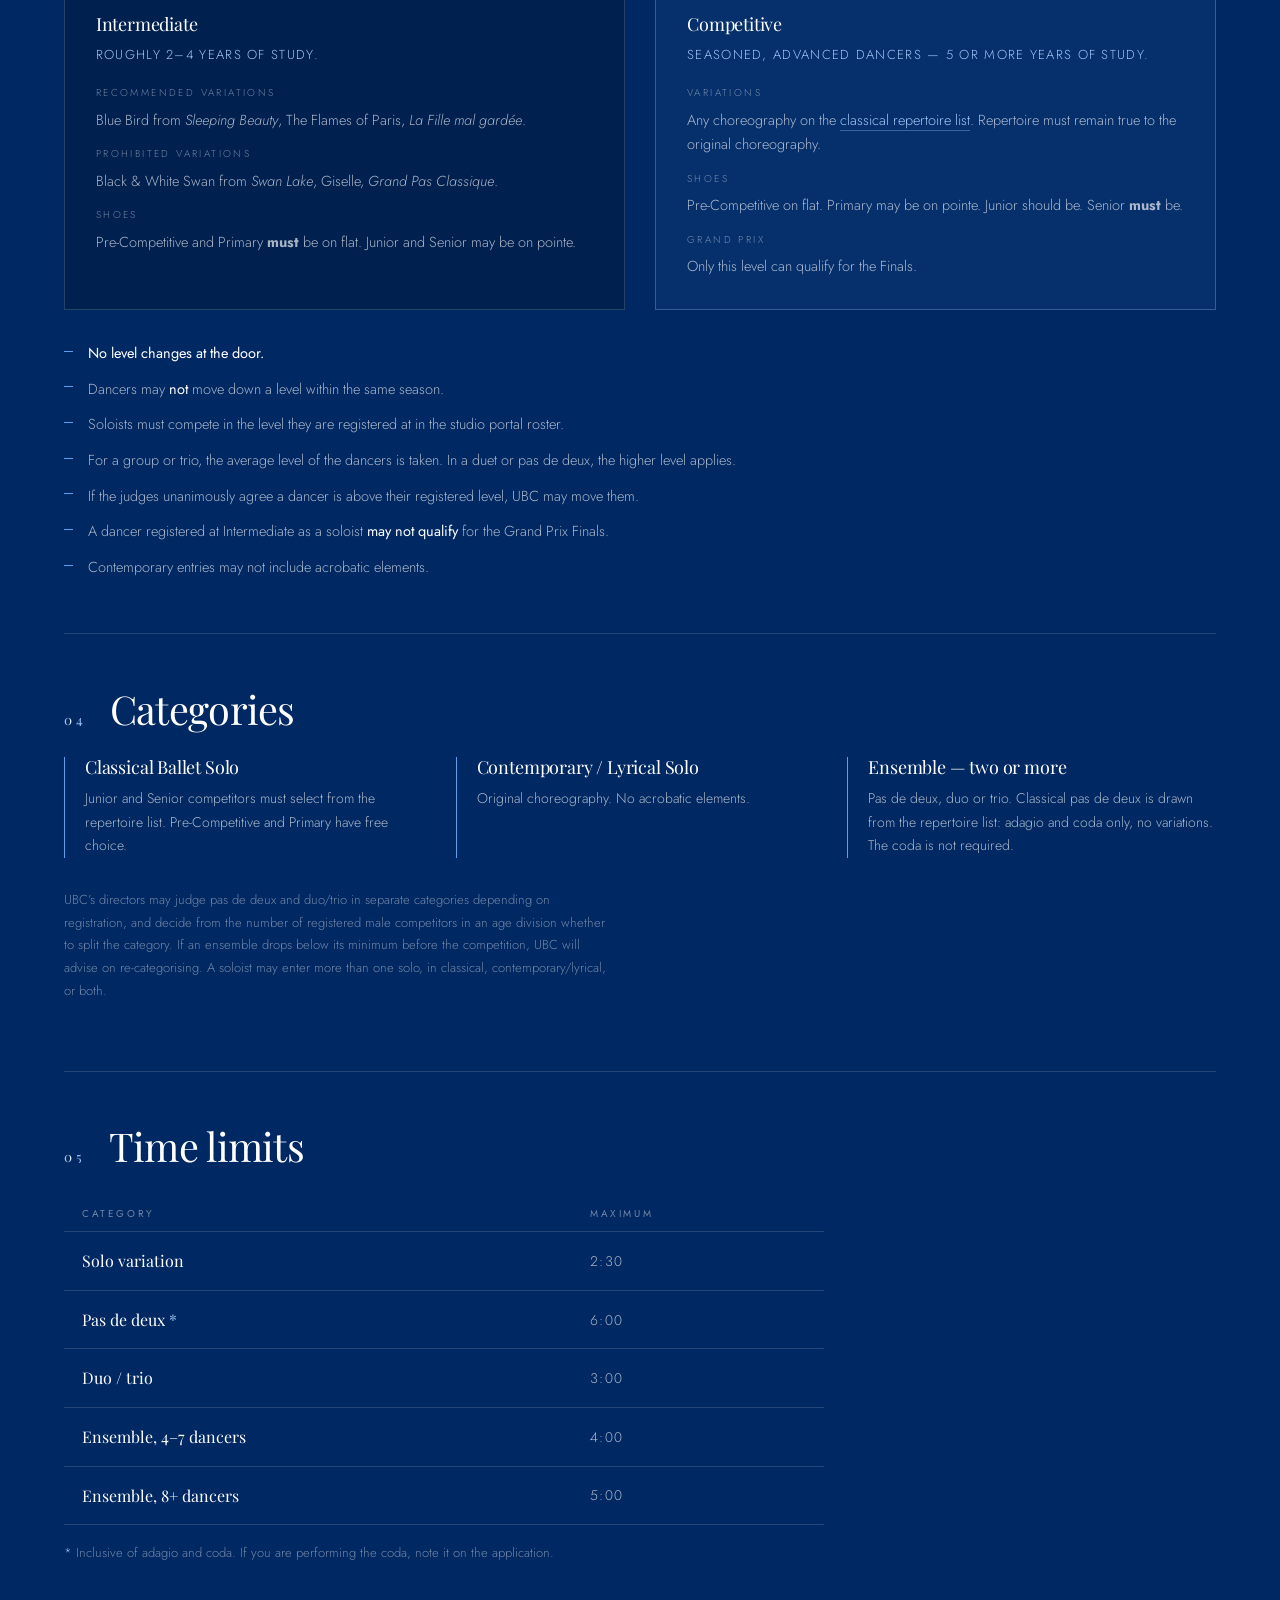
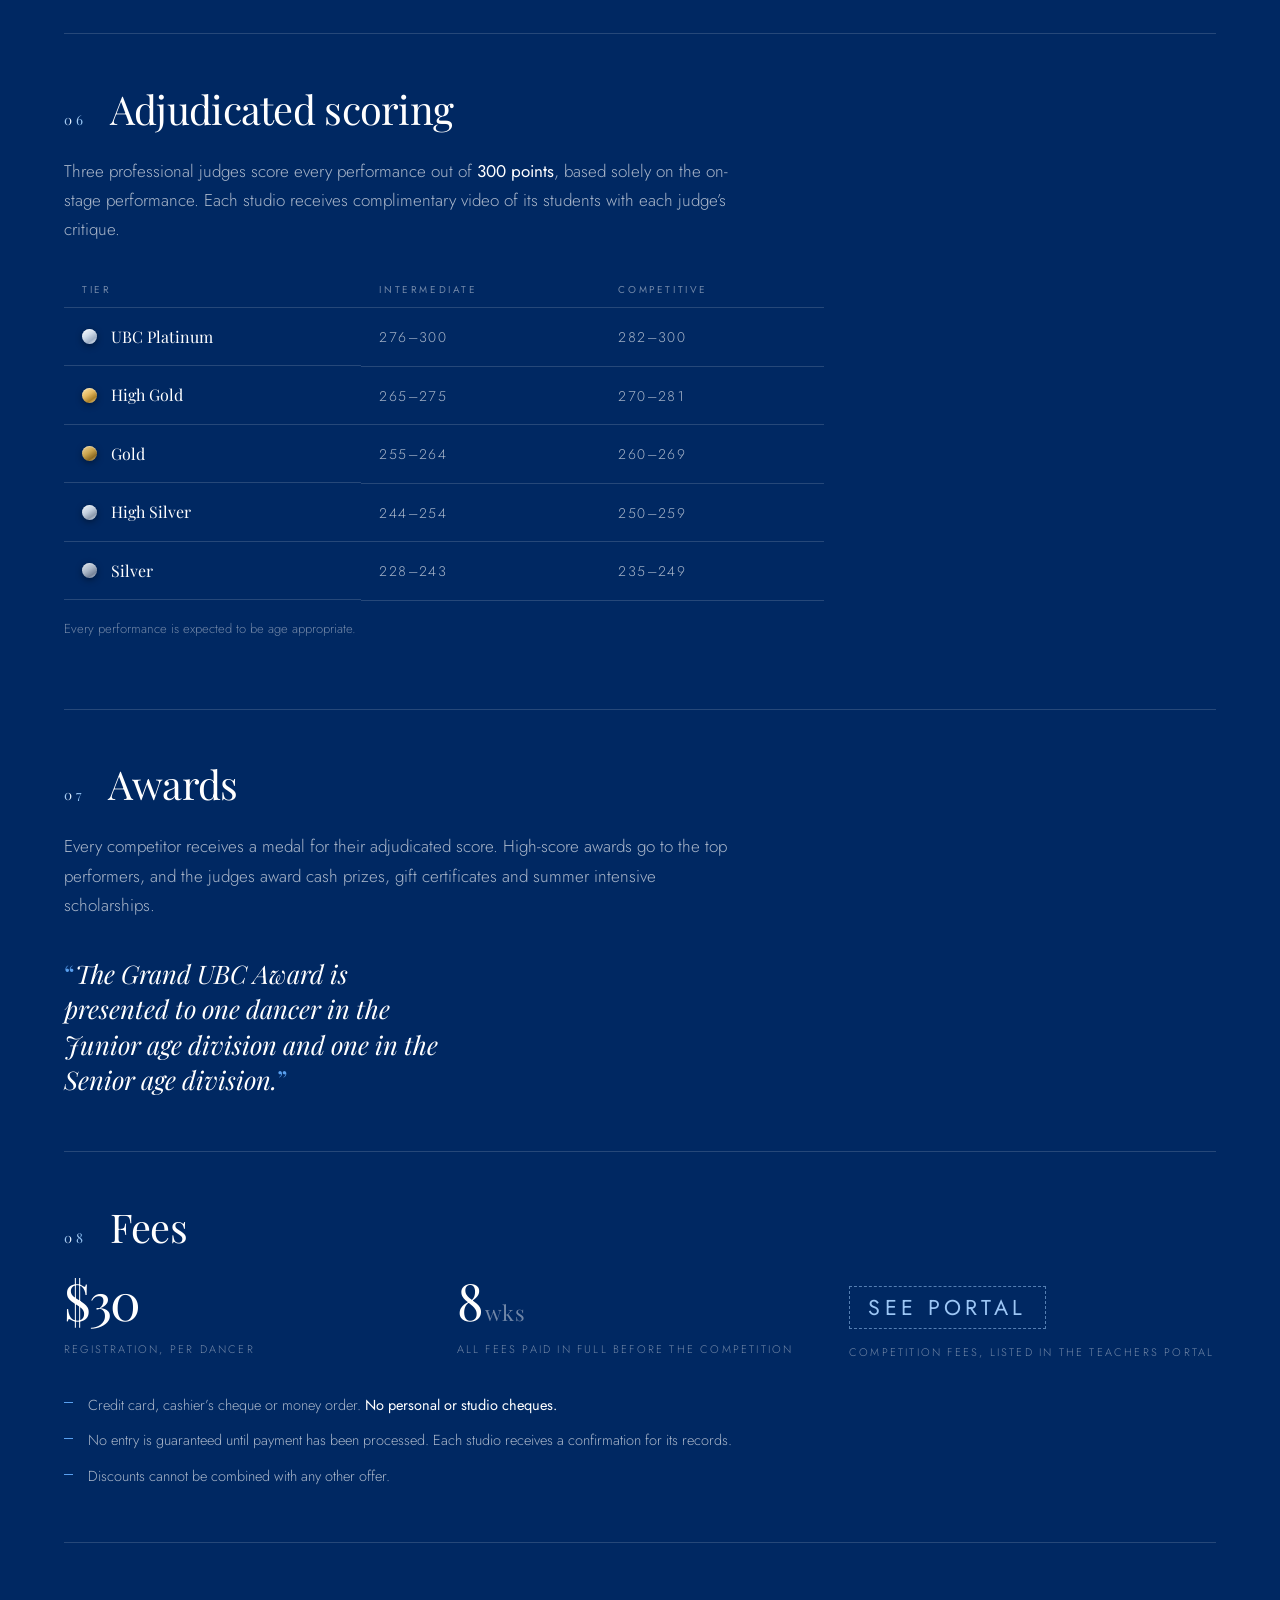
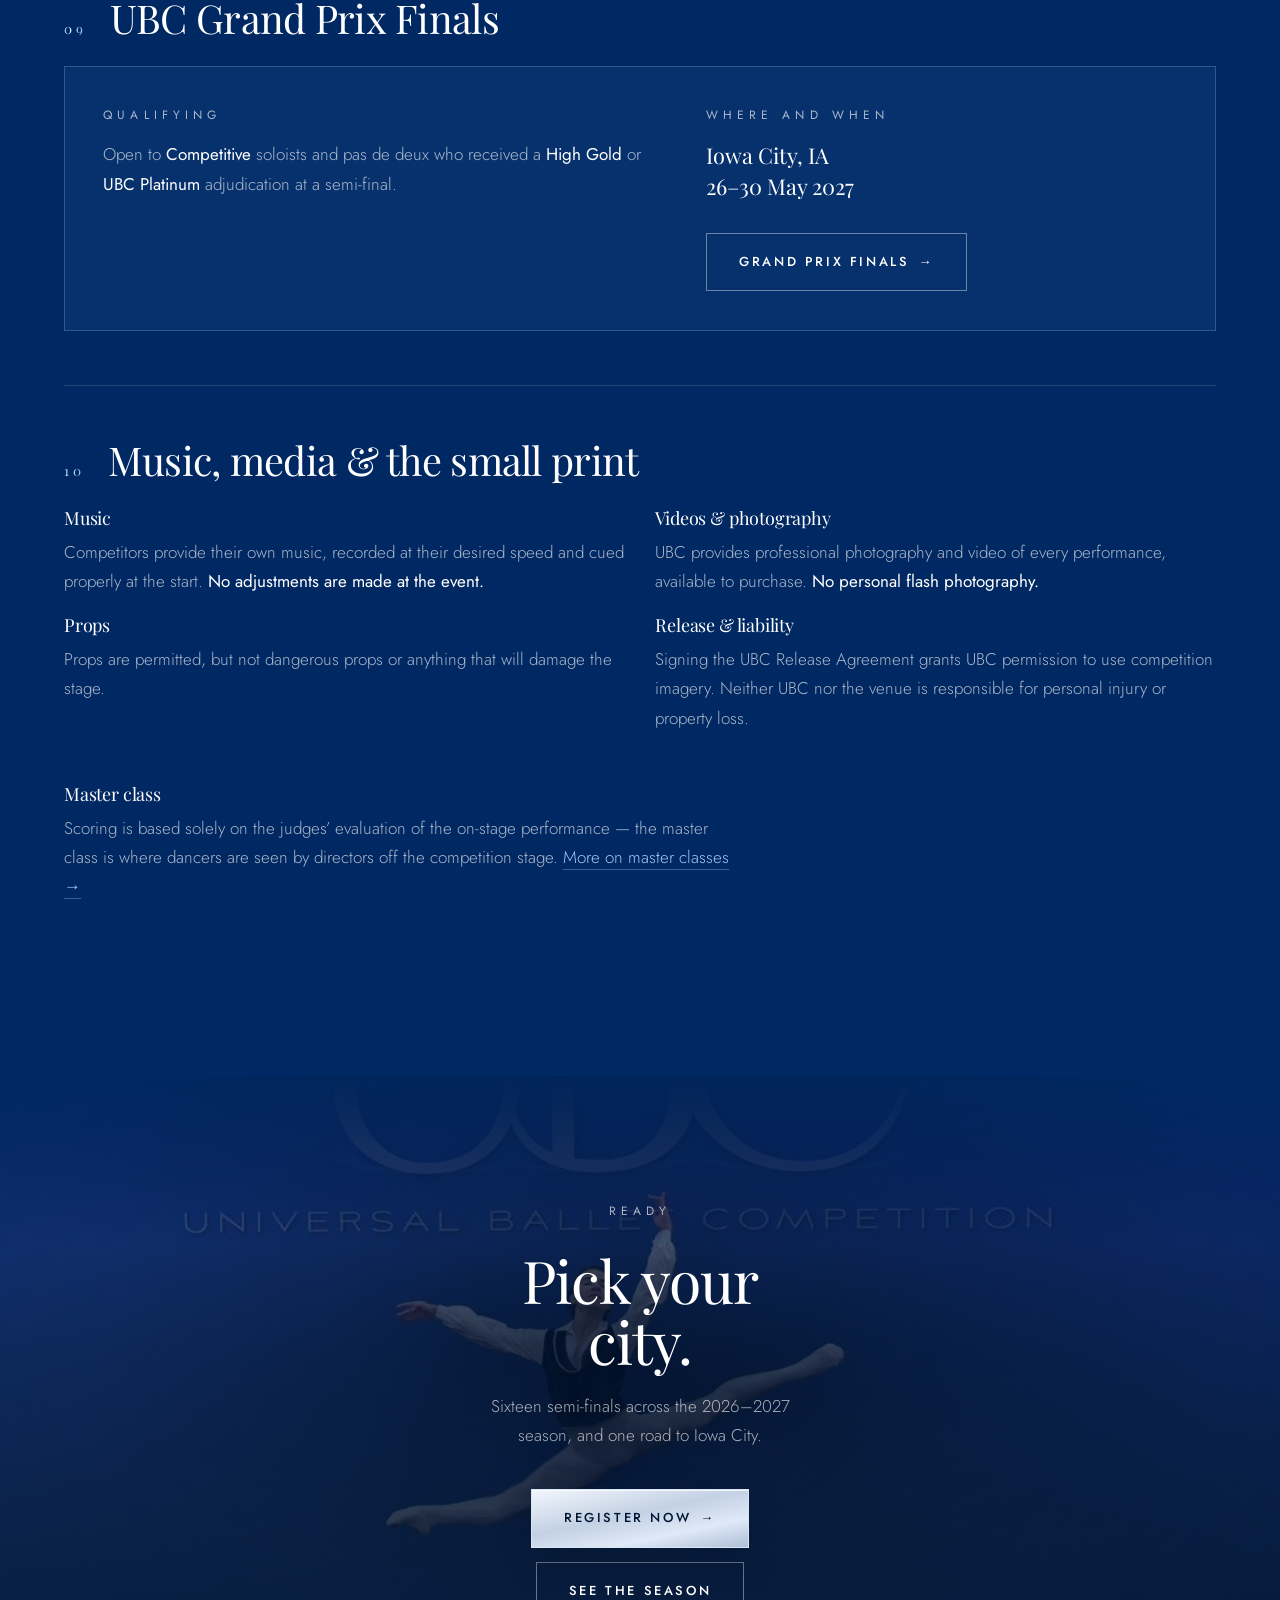
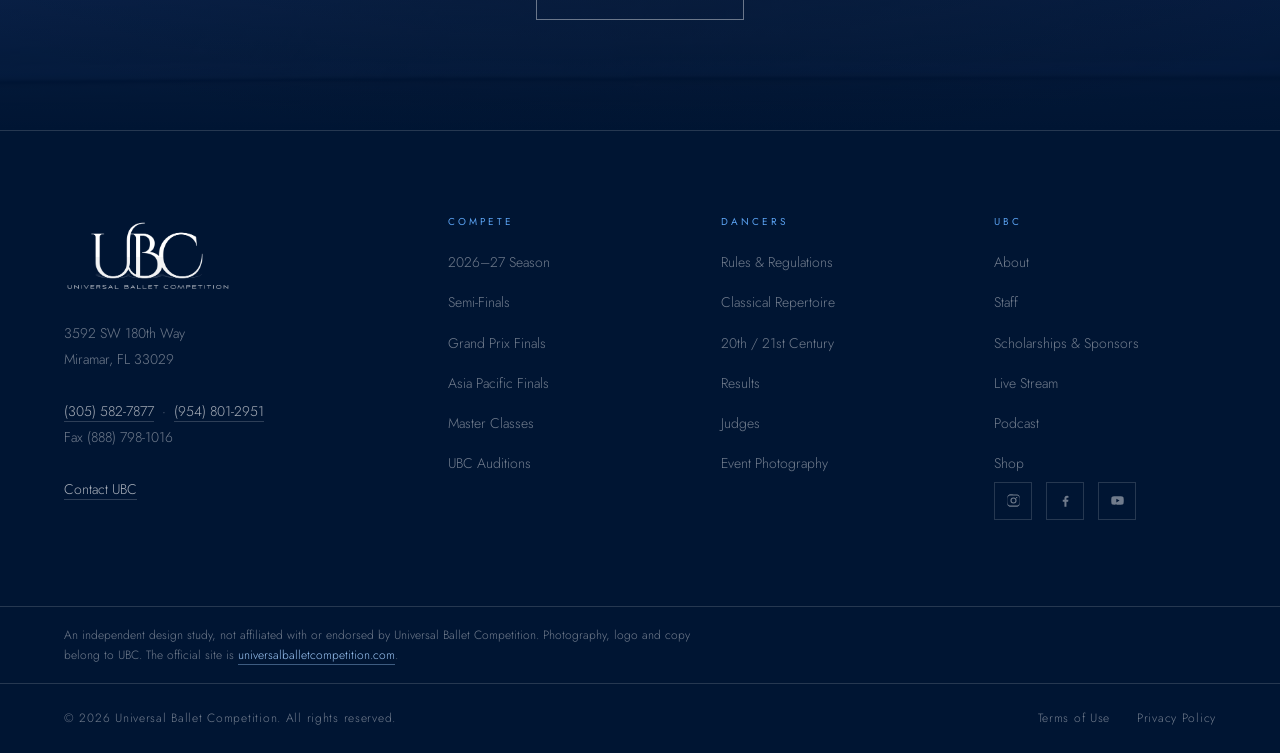
<file: rules.html>
<!DOCTYPE html>
<html lang="en">
<head>
<!-- Built by build.py from partials/ + pages/. Do not edit this file directly. -->
<meta charset="utf-8">
<meta name="viewport" content="width=device-width, initial-scale=1">
<title>Rules & Regulations — Universal Ballet Competition</title>
<meta name="robots" content="noindex, nofollow">
<meta name="description" content="Age divisions, competition levels, categories, time limits, fees and adjudicated scoring for the UBC 2026–2027 season.">
<link rel="icon" href="assets/img/logo-blue.png">
<link rel="preconnect" href="https://fonts.googleapis.com">
<link rel="preconnect" href="https://fonts.gstatic.com" crossorigin>
<link href="https://fonts.googleapis.com/css2?family=Playfair+Display:ital,wght@0,400;0,500;0,600;1,400;1,500&family=Jost:wght@300;400;500&display=swap" rel="stylesheet">
<link rel="stylesheet" href="assets/ubc.css">
<script>document.documentElement.className += " js";</script>
</head>
<body>
<a class="skip" href="#main">Skip to content</a>
<div class="sky" aria-hidden="true"></div>
<div class="stars" aria-hidden="true"><i></i><i></i><i></i></div>

<!-- ══ UTILITY BAR ═══════════════════════════════════════════ -->
<div class="utility">
  <div class="wrap">
    <ul>
      <li><a href="https://universalballetcompetition.com/live-stream/">Live Stream</a></li>
      <li><a href="https://universalballetcompetition.com/podcast/">Podcast</a></li>
      <li><a href="https://www.onestopdanceshop.com/ubc/">Photos</a></li>
      <li><a href="https://www.onestopdanceshop.com/tickets/?competition=ubc">Tickets</a></li>
      <li><a href="https://www.sodanca.com/pages/ubc-sdplus">Shop</a></li>
    </ul>
    <div class="socials">
      <a href="https://www.instagram.com/universalballetcompetition/" aria-label="Instagram"><svg viewBox="0 0 24 24"><path d="M12 2.2c3.2 0 3.6 0 4.9.07 1.2.05 1.8.25 2.2.42.6.22 1 .49 1.4.9.4.4.68.8.9 1.4.17.4.37 1 .42 2.2.06 1.3.07 1.7.07 4.9s0 3.6-.07 4.9c-.05 1.2-.25 1.8-.42 2.2a3.8 3.8 0 0 1-.9 1.4c-.4.4-.8.68-1.4.9-.4.17-1 .37-2.2.42-1.3.06-1.7.07-4.9.07s-3.6 0-4.9-.07c-1.2-.05-1.8-.25-2.2-.42a3.8 3.8 0 0 1-1.4-.9 3.8 3.8 0 0 1-.9-1.4c-.17-.4-.37-1-.42-2.2C2.2 15.6 2.2 15.2 2.2 12s0-3.6.07-4.9c.05-1.2.25-1.8.42-2.2.22-.6.49-1 .9-1.4.4-.4.8-.68 1.4-.9.4-.17 1-.37 2.2-.42C8.4 2.2 8.8 2.2 12 2.2Zm0 1.8c-3.1 0-3.5 0-4.8.07-1.1.05-1.7.24-2.1.4-.5.2-.9.44-1.3.84-.4.4-.64.8-.84 1.3-.16.4-.35 1-.4 2.1C2.5 9.9 2.5 10.3 2.5 12s0 2.1.07 3.3c.05 1.1.24 1.7.4 2.1.2.5.44.9.84 1.3.4.4.8.64 1.3.84.4.16 1 .35 2.1.4 1.2.06 1.6.07 4.8.07s3.5 0 4.8-.07c1.1-.05 1.7-.24 2.1-.4.5-.2.9-.44 1.3-.84.4-.4.64-.8.84-1.3.16-.4.35-1 .4-2.1.06-1.2.07-1.6.07-3.3s0-2.1-.07-3.3c-.05-1.1-.24-1.7-.4-2.1-.2-.5-.44-.9-.84-1.3-.4-.4-.8-.64-1.3-.84-.4-.16-1-.35-2.1-.4C15.5 4 15.1 4 12 4Zm0 3.1a4.9 4.9 0 1 1 0 9.8 4.9 4.9 0 0 1 0-9.8Zm0 1.8a3.1 3.1 0 1 0 0 6.2 3.1 3.1 0 0 0 0-6.2Zm5.1-.4a1.15 1.15 0 1 1 0-2.3 1.15 1.15 0 0 1 0 2.3Z"/></svg></a>
      <a href="https://www.facebook.com/universalballetcompetition" aria-label="Facebook"><svg viewBox="0 0 24 24"><path d="M13.5 22v-8h2.7l.4-3.1h-3.1V8.9c0-.9.25-1.5 1.55-1.5h1.65V4.6A22 22 0 0 0 14.3 4.5c-2.4 0-4 1.45-4 4.1v2.3H7.6V14h2.7v8Z"/></svg></a>
      <a href="https://www.youtube.com/@universalballetcompetition" aria-label="YouTube"><svg viewBox="0 0 24 24"><path d="M21.6 7.2a2.5 2.5 0 0 0-1.76-1.77C18.25 5 12 5 12 5s-6.25 0-7.84.43A2.5 2.5 0 0 0 2.4 7.2 26 26 0 0 0 2 12a26 26 0 0 0 .4 4.8 2.5 2.5 0 0 0 1.76 1.77C5.75 19 12 19 12 19s6.25 0 7.84-.43a2.5 2.5 0 0 0 1.76-1.77A26 26 0 0 0 22 12a26 26 0 0 0-.4-4.8ZM10.1 15V9l5.2 3Z"/></svg></a>
    </div>
  </div>
</div>

<!-- ══ PRIMARY NAV ═══════════════════════════════════════════ -->
<header class="nav" id="nav">
  <div class="wrap">
    <a class="brand" href="/" aria-label="Universal Ballet Competition — home">
      <img src="assets/img/logo-full.png" alt="Universal Ballet Competition" width="2000" height="929">
    </a>

    <ul class="menu" id="menu">
      <li class="menu-cta"><a data-nav="season" class="btn btn--silver" href="https://reg.universalballetcompetition.com/">Register for 2026&ndash;27 <span class="arr">&rarr;</span></a></li>
      <li><a href="index.html#season">Season</a></li>
      <li>
        <a data-nav="compete" aria-current="page" href="https://universalballetcompetition.com/semi-finals/">Compete <svg class="caret" viewBox="0 0 10 10"><path d="M1 3.5 5 7l4-3.5"/></svg></a>
        <ul class="drop">
          <li><span class="drop-head">The season</span></li>
          <li><a href="https://universalballetcompetition.com/semi-finals/">Semi-Finals</a></li>
          <li><a href="https://universalballetcompetition.com/grand-prix/">Grand Prix Finals</a></li>
          <li><a href="https://universalballetcompetition.com/asia-pacific-grand-prix-finals/">Asia Pacific Grand Prix Finals</a></li>
          <li><a href="https://www.universalballetcomp.com/grandprix/home.php">International Qualification</a></li>
          <li><span class="drop-head">Before you enter</span></li>
          <li><a href="rules.html">Rules &amp; Regulations</a></li>
          <li><a href="https://universalballetcompetition.com/classical-repertoire/">Classical Repertoire</a></li>
          <li><a href="https://universalballetcompetition.com/20th-21st-century-repertoire/">20th / 21st Century Repertoire</a></li>
        </ul>
      </li>
      <li><a data-nav="masterclasses" href="https://universalballetcompetition.com/master-class/">Master Classes</a></li>
      <li><a data-nav="judges" href="judges.html">Judges</a></li>
      <li><a data-nav="results" href="https://universalballetcompetition.com/results/">Results</a></li>
      <li>
        <a data-nav="about" href="https://universalballetcompetition.com/about/">About <svg class="caret" viewBox="0 0 10 10"><path d="M1 3.5 5 7l4-3.5"/></svg></a>
        <ul class="drop">
          <li><a href="https://universalballetcompetition.com/about/">About UBC</a></li>
          <li><a href="https://universalballetcompetition.com/ubc-staff/">Staff</a></li>
          <li><a href="https://universalballetcompetition.com/sponsors/">Scholarships &amp; Sponsors</a></li>
          <li><a href="https://www.ubcauditions.com/home.php">UBC Auditions</a></li>
          <li><a href="https://universalballetcompetition.com/contact/">Contact</a></li>
        </ul>
      </li>
    </ul>

    <a class="btn btn--silver" href="https://reg.universalballetcompetition.com/">Register <span class="arr">&rarr;</span></a>
    <button class="burger" id="burger" aria-label="Menu" aria-expanded="false" aria-controls="menu"><span></span></button>
  </div>
</header>

<main id="main">

<!-- ══ PAGE HEAD ═════════════════════════════════════════════ -->
<section class="pagehead" data-shot="01-head">
  <div class="wrap">
    <p class="eyebrow rv">Before you enter</p>
    <h1 class="rv">Rules &amp; <em class="sheen">Regulations</em></h1>
    <p class="lede rv">Everything that decides which division your dancer is in, how long
      they have on stage, what they may dance, and how they are scored.</p>
    <p class="pagehead__note rv">Ages are determined as of <strong>1 January 2027</strong>.
      UBC reserves the right to amend these rules.</p>
  </div>
  <svg class="ribbon" viewBox="0 0 1600 120" preserveAspectRatio="none" aria-hidden="true" focusable="false">
    <polygon fill="#dbe6f5" fill-opacity=".22" points="0,6 1600,34 1600,64 0,36"/>
    <polygon fill="#7f93b2" fill-opacity=".30" points="0,30 1600,80 1600,100 0,48"/>
    <polygon fill="#ffffff" fill-opacity=".26" points="0,74 1600,8 1600,26 0,92"/>
    <polygon fill="#9fb3cf" fill-opacity=".26" points="0,120 1600,46 1600,76 0,120"/>
    <polygon fill="#ffffff" fill-opacity=".55" points="0,58 1600,48 1600,53 0,63"/>
  </svg>
</section>

<!-- ══ JUMP NAV ══════════════════════════════════════════════ -->
<nav class="jump" aria-label="On this page">
  <div class="wrap">
    <ul>
      <li><a href="#eligibility">Eligibility</a></li>
      <li><a href="#divisions">Age divisions</a></li>
      <li><a href="#levels">Levels</a></li>
      <li><a href="#categories">Categories</a></li>
      <li><a href="#time">Time limits</a></li>
      <li><a href="#scoring">Scoring</a></li>
      <li><a href="#awards">Awards</a></li>
      <li><a href="#fees">Fees</a></li>
      <li><a href="#finals">Grand Prix Finals</a></li>
      <li><a href="#practical">Music &amp; media</a></li>
    </ul>
  </div>
</nav>

<div class="wrap doc">

  <!-- ELIGIBILITY -->
  <section class="doc__sec rv" id="eligibility">
    <h2><span class="doc__num">01</span> Eligibility</h2>
    <p>UBC welcomes competitors from all over the world as an equal opportunity
      organisation. Dancers of every nationality are eligible to enter.</p>
  </section>

  <!-- AGE DIVISIONS -->
  <section class="doc__sec rv" id="divisions">
    <h2><span class="doc__num">02</span> Age divisions</h2>
    <p>Every entry is placed in one of four age groups. <strong>Ages are determined as of
      1 January 2027.</strong></p>
    <div class="divgrid">
      <div class="div">
        <span class="div__age">7&ndash;8</span>
        <h3>Pre-Competitive</h3>
        <p>Dancers should not be performing on pointe for any reason.</p>
      </div>
      <div class="div">
        <span class="div__age">9&ndash;11</span>
        <h3>Primary</h3>
        <p>Pointe permitted at Competitive level if training and age permit.</p>
      </div>
      <div class="div">
        <span class="div__age">12&ndash;14</span>
        <h3>Junior</h3>
        <p>Competitive dancers should be on pointe for classical variations.</p>
      </div>
      <div class="div">
        <span class="div__age">15&ndash;21</span>
        <h3>Senior</h3>
        <p>Competitive dancers must be on pointe for classical variations.</p>
      </div>
    </div>
  </section>

  <!-- LEVELS -->
  <section class="doc__sec rv" id="levels">
    <h2><span class="doc__num">03</span> Competition levels</h2>
    <p>Choosing a level is left to the teacher&rsquo;s judgement. These are the guidelines.</p>

    <div class="twoup">
      <article class="lvl">
        <h3>Intermediate</h3>
        <p class="lvl__who">Roughly 2&ndash;4 years of study.</p>
        <dl>
          <dt>Recommended variations</dt>
          <dd>Blue Bird from <em>Sleeping Beauty</em>, The Flames of Paris,
              <em>La Fille mal gardée</em>.</dd>
          <dt>Prohibited variations</dt>
          <dd>Black &amp; White Swan from <em>Swan Lake</em>, Giselle,
              <em>Grand Pas Classique</em>.</dd>
          <dt>Shoes</dt>
          <dd>Pre-Competitive and Primary <strong>must</strong> be on flat.
              Junior and Senior may be on pointe.</dd>
        </dl>
      </article>

      <article class="lvl lvl--hi">
        <h3>Competitive</h3>
        <p class="lvl__who">Seasoned, advanced dancers &mdash; 5 or more years of study.</p>
        <dl>
          <dt>Variations</dt>
          <dd>Any choreography on the
              <a href="https://universalballetcompetition.com/classical-repertoire/">classical
              repertoire list</a>. Repertoire must remain true to the original choreography.</dd>
          <dt>Shoes</dt>
          <dd>Pre-Competitive on flat. Primary may be on pointe. Junior should be.
              Senior <strong>must</strong> be.</dd>
          <dt>Grand Prix</dt>
          <dd>Only this level can qualify for the Finals.</dd>
        </dl>
      </article>
    </div>

    <ul class="rulelist">
      <li><strong>No level changes at the door.</strong></li>
      <li>Dancers may <strong>not</strong> move down a level within the same season.</li>
      <li>Soloists must compete in the level they are registered at in the studio portal roster.</li>
      <li>For a group or trio, the average level of the dancers is taken. In a duet or pas de
        deux, the higher level applies.</li>
      <li>If the judges unanimously agree a dancer is above their registered level, UBC may
        move them.</li>
      <li>A dancer registered at Intermediate as a soloist <strong>may not qualify</strong> for
        the Grand Prix Finals.</li>
      <li>Contemporary entries may not include acrobatic elements.</li>
    </ul>
  </section>

  <!-- CATEGORIES -->
  <section class="doc__sec rv" id="categories">
    <h2><span class="doc__num">04</span> Categories</h2>
    <div class="cats">
      <div class="cat">
        <h3>Classical Ballet Solo</h3>
        <p>Junior and Senior competitors must select from the repertoire list.
           Pre-Competitive and Primary have free choice.</p>
      </div>
      <div class="cat">
        <h3>Contemporary / Lyrical Solo</h3>
        <p>Original choreography. No acrobatic elements.</p>
      </div>
      <div class="cat">
        <h3>Ensemble &mdash; two or more</h3>
        <p>Pas de deux, duo or trio. Classical pas de deux is drawn from the repertoire
           list: adagio and coda only, no variations. The coda is not required.</p>
      </div>
    </div>
    <p class="fine">UBC&rsquo;s directors may judge pas de deux and duo/trio in separate
      categories depending on registration, and decide from the number of registered male
      competitors in an age division whether to split the category. If an ensemble drops
      below its minimum before the competition, UBC will advise on re-categorising.
      A soloist may enter more than one solo, in classical, contemporary/lyrical, or both.</p>
  </section>

  <!-- TIME LIMITS -->
  <section class="doc__sec rv" id="time">
    <h2><span class="doc__num">05</span> Time limits</h2>
    <table class="tbl">
      <caption class="vh">Maximum performance time by category</caption>
      <thead><tr><th scope="col">Category</th><th scope="col">Maximum</th></tr></thead>
      <tbody>
        <tr><th scope="row">Solo variation</th><td>2:30</td></tr>
        <tr><th scope="row">Pas de deux <span class="ast">*</span></th><td>6:00</td></tr>
        <tr><th scope="row">Duo / trio</th><td>3:00</td></tr>
        <tr><th scope="row">Ensemble, 4&ndash;7 dancers</th><td>4:00</td></tr>
        <tr><th scope="row">Ensemble, 8+ dancers</th><td>5:00</td></tr>
      </tbody>
    </table>
    <p class="fine"><span class="ast">*</span> Inclusive of adagio and coda. If you are
      performing the coda, note it on the application.</p>
  </section>

  <!-- SCORING -->
  <section class="doc__sec rv" id="scoring">
    <h2><span class="doc__num">06</span> Adjudicated scoring</h2>
    <p>Three professional judges score every performance out of <strong>300 points</strong>,
      based solely on the on-stage performance. Each studio receives complimentary video of
      its students with each judge&rsquo;s critique.</p>

    <table class="tbl tbl--medals">
      <caption class="vh">Award tiers by score and level</caption>
      <thead>
        <tr>
          <th scope="col">Tier</th>
          <th scope="col">Intermediate</th>
          <th scope="col">Competitive</th>
        </tr>
      </thead>
      <tbody>
        <tr class="m m--plat"><th scope="row"><i></i>UBC Platinum</th><td>276&ndash;300</td><td>282&ndash;300</td></tr>
        <tr class="m m--hgold"><th scope="row"><i></i>High Gold</th><td>265&ndash;275</td><td>270&ndash;281</td></tr>
        <tr class="m m--gold"><th scope="row"><i></i>Gold</th><td>255&ndash;264</td><td>260&ndash;269</td></tr>
        <tr class="m m--hsilver"><th scope="row"><i></i>High Silver</th><td>244&ndash;254</td><td>250&ndash;259</td></tr>
        <tr class="m m--silver"><th scope="row"><i></i>Silver</th><td>228&ndash;243</td><td>235&ndash;249</td></tr>
      </tbody>
    </table>
    <p class="fine">Every performance is expected to be age appropriate.</p>
  </section>

  <!-- AWARDS -->
  <section class="doc__sec rv" id="awards">
    <h2><span class="doc__num">07</span> Awards</h2>
    <p>Every competitor receives a medal for their adjudicated score. High-score awards go to
      the top performers, and the judges award cash prizes, gift certificates and summer
      intensive scholarships.</p>
    <p class="pull"><span class="mark">&ldquo;</span>The Grand UBC Award is presented to one
      dancer in the Junior age division and one in the Senior age division.<span class="mark">&rdquo;</span></p>
  </section>

  <!-- FEES -->
  <section class="doc__sec rv" id="fees">
    <h2><span class="doc__num">08</span> Fees</h2>
    <div class="feegrid">
      <div class="fee">
        <span class="fee__n">$30</span>
        <span class="fee__l">Registration, per dancer</span>
      </div>
      <div class="fee">
        <span class="fee__n">8<span class="fee__u">wks</span></span>
        <span class="fee__l">All fees paid in full before the competition</span>
      </div>
      <div class="fee">
        <span class="fee__n"><span class="tbc">See portal</span></span>
        <span class="fee__l">Competition fees, listed in the teachers portal</span>
      </div>
    </div>
    <ul class="rulelist">
      <li>Credit card, cashier&rsquo;s cheque or money order. <strong>No personal or studio
        cheques.</strong></li>
      <li>No entry is guaranteed until payment has been processed. Each studio receives a
        confirmation for its records.</li>
      <li>Discounts cannot be combined with any other offer.</li>
    </ul>
  </section>

  <!-- GRAND PRIX -->
  <section class="doc__sec rv" id="finals">
    <h2><span class="doc__num">09</span> UBC Grand Prix Finals</h2>
    <div class="finalsbox">
      <div>
        <p class="eyebrow">Qualifying</p>
        <p>Open to <strong>Competitive</strong> soloists and pas de deux who received a
          <strong>High Gold</strong> or <strong>UBC Platinum</strong> adjudication at a
          semi-final.</p>
      </div>
      <div>
        <p class="eyebrow">Where and when</p>
        <p class="finalsbox__when">Iowa City, IA<br><strong>26&ndash;30 May 2027</strong></p>
        <a class="btn btn--ghost" href="https://universalballetcompetition.com/grand-prix/">Grand Prix Finals <span class="arr">&rarr;</span></a>
      </div>
    </div>
  </section>

  <!-- PRACTICAL -->
  <section class="doc__sec rv" id="practical">
    <h2><span class="doc__num">10</span> Music, media &amp; the small print</h2>
    <div class="twoup">
      <article>
        <h3>Music</h3>
        <p>Competitors provide their own music, recorded at their desired speed and cued
          properly at the start. <strong>No adjustments are made at the event.</strong></p>
        <h3>Props</h3>
        <p>Props are permitted, but not dangerous props or anything that will damage the
          stage.</p>
      </article>
      <article>
        <h3>Videos &amp; photography</h3>
        <p>UBC provides professional photography and video of every performance, available to
          purchase. <strong>No personal flash photography.</strong></p>
        <h3>Release &amp; liability</h3>
        <p>Signing the UBC Release Agreement grants UBC permission to use competition imagery.
          Neither UBC nor the venue is responsible for personal injury or property loss.</p>
      </article>
    </div>
    <h3 class="mt">Master class</h3>
    <p>Scoring is based solely on the judges&rsquo; evaluation of the on-stage performance
      &mdash; the master class is where dancers are seen by directors off the competition
      stage. <a href="https://universalballetcompetition.com/master-class/">More on master
      classes &rarr;</a></p>
  </section>

</div>

<!-- ══ CLOSING CTA ═══════════════════════════════════════════ -->
<section class="close">
  <img src="assets/img/winner-male.jpg" alt="" aria-hidden="true" loading="lazy">
  <div class="inner rv">
    <p class="eyebrow">Ready</p>
    <h2>Pick your city.</h2>
    <p>Sixteen semi-finals across the 2026&ndash;2027 season, and one road to Iowa City.</p>
    <div class="btns">
      <a class="btn btn--silver" href="https://reg.universalballetcompetition.com/">Register now <span class="arr">&rarr;</span></a>
      <a class="btn btn--ghost" href="index.html#season">See the season</a>
    </div>
  </div>
</section>

</main>

<footer data-shot="08-footer">
  <div class="wrap foot">
    <div>
      <img class="mark" src="assets/img/logo-full.png" alt="Universal Ballet Competition">
      <address>
        3592 SW 180th Way<br>
        Miramar, FL 33029<br><br>
        <a href="tel:+13055827877">(305) 582-7877</a> &nbsp;·&nbsp; <a href="tel:+19548012951">(954) 801-2951</a><br>
        Fax (888) 798-1016<br><br>
        <a href="https://universalballetcompetition.com/contact/">Contact UBC</a>
      </address>
    </div>
    <div>
      <h4>Compete</h4>
      <ul>
        <li><a href="#season">2026&ndash;27 Season</a></li>
        <li><a href="https://universalballetcompetition.com/semi-finals/">Semi-Finals</a></li>
        <li><a href="https://universalballetcompetition.com/grand-prix/">Grand Prix Finals</a></li>
        <li><a href="https://universalballetcompetition.com/asia-pacific-grand-prix-finals/">Asia Pacific Finals</a></li>
        <li><a href="https://universalballetcompetition.com/master-class/">Master Classes</a></li>
        <li><a href="https://www.ubcauditions.com/home.php">UBC Auditions</a></li>
      </ul>
    </div>
    <div>
      <h4>Dancers</h4>
      <ul>
        <li><a href="https://universalballetcompetition.com/rules-and-regulations/">Rules &amp; Regulations</a></li>
        <li><a href="https://universalballetcompetition.com/classical-repertoire/">Classical Repertoire</a></li>
        <li><a href="https://universalballetcompetition.com/20th-21st-century-repertoire/">20th / 21st Century</a></li>
        <li><a href="https://universalballetcompetition.com/results/">Results</a></li>
        <li><a href="https://universalballetcompetition.com/judges/">Judges</a></li>
        <li><a href="https://www.onestopdanceshop.com/ubc/">Event Photography</a></li>
      </ul>
    </div>
    <div>
      <h4>UBC</h4>
      <ul>
        <li><a href="https://universalballetcompetition.com/about/">About</a></li>
        <li><a href="https://universalballetcompetition.com/ubc-staff/">Staff</a></li>
        <li><a href="https://universalballetcompetition.com/sponsors/">Scholarships &amp; Sponsors</a></li>
        <li><a href="https://universalballetcompetition.com/live-stream/">Live Stream</a></li>
        <li><a href="https://universalballetcompetition.com/podcast/">Podcast</a></li>
        <li><a href="https://www.sodanca.com/pages/ubc-sdplus">Shop</a></li>
      </ul>
      <div class="socials">
        <a href="https://www.instagram.com/universalballetcompetition/" aria-label="Instagram"><svg viewBox="0 0 24 24"><path d="M12 2.2c3.2 0 3.6 0 4.9.07 1.2.05 1.8.25 2.2.42.6.22 1 .49 1.4.9.4.4.68.8.9 1.4.17.4.37 1 .42 2.2.06 1.3.07 1.7.07 4.9s0 3.6-.07 4.9c-.05 1.2-.25 1.8-.42 2.2a3.8 3.8 0 0 1-.9 1.4c-.4.4-.8.68-1.4.9-.4.17-1 .37-2.2.42-1.3.06-1.7.07-4.9.07s-3.6 0-4.9-.07c-1.2-.05-1.8-.25-2.2-.42a3.8 3.8 0 0 1-1.4-.9 3.8 3.8 0 0 1-.9-1.4c-.17-.4-.37-1-.42-2.2C2.2 15.6 2.2 15.2 2.2 12s0-3.6.07-4.9c.05-1.2.25-1.8.42-2.2.22-.6.49-1 .9-1.4.4-.4.8-.68 1.4-.9.4-.17 1-.37 2.2-.42C8.4 2.2 8.8 2.2 12 2.2Zm0 1.8c-3.1 0-3.5 0-4.8.07-1.1.05-1.7.24-2.1.4-.5.2-.9.44-1.3.84-.4.4-.64.8-.84 1.3-.16.4-.35 1-.4 2.1C2.5 9.9 2.5 10.3 2.5 12s0 2.1.07 3.3c.05 1.1.24 1.7.4 2.1.2.5.44.9.84 1.3.4.4.8.64 1.3.84.4.16 1 .35 2.1.4 1.2.06 1.6.07 4.8.07s3.5 0 4.8-.07c1.1-.05 1.7-.24 2.1-.4.5-.2.9-.44 1.3-.84.4-.4.64-.8.84-1.3.16-.4.35-1 .4-2.1.06-1.2.07-1.6.07-3.3s0-2.1-.07-3.3c-.05-1.1-.24-1.7-.4-2.1-.2-.5-.44-.9-.84-1.3-.4-.4-.8-.64-1.3-.84-.4-.16-1-.35-2.1-.4C15.5 4 15.1 4 12 4Zm0 3.1a4.9 4.9 0 1 1 0 9.8 4.9 4.9 0 0 1 0-9.8Zm0 1.8a3.1 3.1 0 1 0 0 6.2 3.1 3.1 0 0 0 0-6.2Zm5.1-.4a1.15 1.15 0 1 1 0-2.3 1.15 1.15 0 0 1 0 2.3Z"/></svg></a>
        <a href="https://www.facebook.com/universalballetcompetition" aria-label="Facebook"><svg viewBox="0 0 24 24"><path d="M13.5 22v-8h2.7l.4-3.1h-3.1V8.9c0-.9.25-1.5 1.55-1.5h1.65V4.6A22 22 0 0 0 14.3 4.5c-2.4 0-4 1.45-4 4.1v2.3H7.6V14h2.7v8Z"/></svg></a>
        <a href="https://www.youtube.com/@universalballetcompetition" aria-label="YouTube"><svg viewBox="0 0 24 24"><path d="M21.6 7.2a2.5 2.5 0 0 0-1.76-1.77C18.25 5 12 5 12 5s-6.25 0-7.84.43A2.5 2.5 0 0 0 2.4 7.2 26 26 0 0 0 2 12a26 26 0 0 0 .4 4.8 2.5 2.5 0 0 0 1.76 1.77C5.75 19 12 19 12 19s6.25 0 7.84-.43a2.5 2.5 0 0 0 1.76-1.77A26 26 0 0 0 22 12a26 26 0 0 0-.4-4.8ZM10.1 15V9l5.2 3Z"/></svg></a>
      </div>
    </div>
  </div>
  <div class="wrap studynote">
    <p>An independent design study, not affiliated with or endorsed by Universal Ballet Competition.
    Photography, logo and copy belong to UBC. The official site is
    <a href="https://universalballetcompetition.com/">universalballetcompetition.com</a>.</p>
  </div>
  <div class="wrap legal">
    <span>&copy; <span id="yr">2026</span> Universal Ballet Competition. All rights reserved.</span>
    <span>
      <a href="https://universalballetcompetition.com/terms-and-conditions/">Terms of Use</a>
      <a href="https://universalballetcompetition.com/privacy-policy/">Privacy Policy</a>
    </span>
  </div>
</footer>

<script>
(function(){
  "use strict";

  /* copyright year — derived, so it cannot read ©2024 in 2026 */
  document.getElementById('yr').textContent = new Date().getFullYear();

  /* nav: shrink on scroll */
  var nav = document.getElementById('nav');
  var onScroll = function(){ nav.classList.toggle('is-stuck', window.scrollY > 24); };
  onScroll(); addEventListener('scroll', onScroll, {passive:true});

  /* mobile menu */
  var burger = document.getElementById('burger'), menu = document.getElementById('menu');
  burger.addEventListener('click', function(){
    var open = menu.classList.toggle('open');
    burger.setAttribute('aria-expanded', String(open));
    document.body.style.overflow = open ? 'hidden' : '';
  });
  menu.addEventListener('click', function(e){
    if (e.target.closest('a') && menu.classList.contains('open')) burger.click();
  });

  /* ── schedule state ────────────────────────────────────────
     Two independent things, which an earlier version wrongly merged
     into one chip:
       REGISTRATION state  — open / waitlist / sold out. Data; comes
                             from each city's own UBC event page.
       EVENT state         — upcoming / happening now / completed.
                             Computed here from the row's own dates.
     A city can be ON STAGE and on a WAITLIST at the same time, which
     is exactly what San Francisco is, so they get separate slots.   */
  var REG   = { open:'Open', wait:'Waitlist', sold:'Sold out' };
  var today = new Date(); today.setHours(0,0,0,0);
  var rows  = [].slice.call(document.querySelectorAll('.ev[data-start]'));
  var next  = null, live = null;

  rows.forEach(function(row){
    var start = new Date(row.dataset.start + 'T00:00:00');
    var end   = new Date(row.dataset.end   + 'T00:00:00');
    var reg   = row.dataset.reg || 'open';
    var ev;

    if (end < today)         { ev = 'done'; row.classList.add('is-past'); }
    else if (start <= today) { ev = 'live'; row.classList.add('is-live'); live = live || row; }
    else                     { ev = 'next'; if (!next) next = row; }

    // registration chip — always the registration state, never the event
    var tag = row.querySelector('.ev__tag');
    if (tag) {
      tag.innerHTML = ev === 'done'
        ? '<span class="tag done">Completed</span>'
        : '<span class="tag ' + reg + '">' + REG[reg] + '</span>';
    }
    // event state sits beside the city, where it belongs
    var st = row.querySelector('.ev__state');
    if (st && ev === 'live') st.innerHTML = '<span class="pulse"></span>On stage now';

    row.dataset.ev = ev;
    row.dataset.regState = reg;
  });

  var show = live || next;
  if (show) {
    var band = document.getElementById('nextup');
    if (band) {
      var isLive = show === live;
      document.getElementById('nu-label').textContent = isLive ? 'On stage now' : 'Next competition';
      document.getElementById('nu-city').textContent  =
        show.querySelector('.ev__city').childNodes[0].textContent.trim();
      document.getElementById('nu-date').textContent  = show.querySelector('.ev__date').textContent.trim();

      var st2 = document.getElementById('nu-status');
      st2.className = 'status ' + show.dataset.regState;
      st2.textContent = REG[show.dataset.regState];
      band.hidden = false;
    }
  }

  /* judges filter — plain substring match over the rendered names */
  var find = document.getElementById('jfind');
  if (find) {
    var cards = [].slice.call(document.querySelectorAll('#judges .judge'));
    var count = document.getElementById('jcount');
    var none  = document.getElementById('jnone');
    find.addEventListener('input', function(){
      var q = find.value.trim().toLowerCase(), shown = 0;
      cards.forEach(function(c){
        var hit = !q || c.dataset.name.indexOf(q) !== -1;
        c.hidden = !hit;
        if (hit) shown++;
      });
      count.textContent = shown;
      none.hidden = shown !== 0;
    });
  }

  /* jump nav: mark the section you are actually in */
  var jump = document.querySelector('.jump');
  if (jump) {
    var links = [].slice.call(jump.querySelectorAll('a'));
    var secs  = links.map(function(a){ return document.querySelector(a.getAttribute('href')); })
                     .filter(Boolean);
    var spy = new IntersectionObserver(function(entries){
      entries.forEach(function(en){
        if (!en.isIntersecting) return;
        links.forEach(function(a){
          a.classList.toggle('on', a.getAttribute('href') === '#' + en.target.id);
        });
      });
    }, {rootMargin:'-150px 0px -70% 0px'});
    secs.forEach(function(s){ spy.observe(s); });
  }

  /* reveal on scroll */
  var els = [].slice.call(document.querySelectorAll('.rv'));
  if (!('IntersectionObserver' in window) ||
      matchMedia('(prefers-reduced-motion: reduce)').matches) {
    els.forEach(function(el){ el.classList.add('in'); });
  } else {
    var io = new IntersectionObserver(function(entries){
      entries.forEach(function(en, i){
        if (!en.isIntersecting) return;
        var el = en.target;
        setTimeout(function(){ el.classList.add('in'); }, i * 90);
        io.unobserve(el);
      });
    }, {rootMargin:'0px 0px -12% 0px', threshold:.08});
    els.forEach(function(el){ io.observe(el); });
  }
})();
</script>
</body>
</html>
</file>
<file: assets/ubc.css>
/* ──────────────────────────────────────────────────────────────
   UNIVERSAL BALLET COMPETITION — landing page, redesign study
   Ground colour #002862 is measured from UBC's own assets:
   their markup, their OG image, and the logo PNG's own pixels.
   ────────────────────────────────────────────────────────────── */

:root{
  --navy:        #002862;   /* brand, measured 3 ways */
  --navy-deep:   #001533;   /* scrims, footer */
  --navy-lift:   #06366f;   /* raised panels */
  --navy-line:   rgba(255,255,255,.15);
  --glow-hi:     #00407f;   /* their hero's lit corner, measured #003D7B */
  --glow-lo:     #001a38;   /* their hero's far edge,   measured #001D3C */
  --star:        #59a0ef;   /* THEIR accent, measured off the tour graphic */
  --star-hi:     #9cc6f5;   /* lifted, for type that must hold on navy */
  --silver:      #c6d2e3;
  --silver-dim:  #8fa2be;
  --slate:       #3762a1;   /* their button, measured */
  --sheen: linear-gradient(104deg,#5f9fe4 0%,#eaf4ff 13%,#86bcf2 29%,
           #ffffff 45%,#6fb0ec 61%,#eaf4ff 79%,#5f9fe4 100%);
  --paper:       #f4f1ea;
  --ink:         #15181d;
  --white:       #ffffff;
  --mist:        rgba(255,255,255,.66);
  --mist-dim:    rgba(255,255,255,.44);

  --display: "Playfair Display", Georgia, "Times New Roman", serif;
  --ui: "Jost", "Helvetica Neue", Arial, sans-serif;

  --gutter: clamp(20px, 5vw, 72px);
  --maxw: 1320px;
  --ease: cubic-bezier(.16,.68,.25,1);
}

*,*::before,*::after{ box-sizing:border-box; }
html{ scroll-behavior:smooth; -webkit-text-size-adjust:100%; }
body{
  margin:0;
  background:var(--navy);
  position:relative;
  color:var(--white);
  font-family:var(--ui);
  font-weight:300;
  font-size:clamp(15px,.55vw + 13px,17px);
  line-height:1.72;
  -webkit-font-smoothing:antialiased;
  overflow-x:hidden;
}
img{ display:block; max-width:100%; }
a{ color:inherit; }

.wrap{ max-width:var(--maxw); margin-inline:auto; padding-inline:var(--gutter); }

.skip{
  position:absolute; left:-9999px; top:0; z-index:200;
  background:var(--star); color:var(--navy-deep);
  padding:12px 20px; font:500 13px/1 var(--ui); letter-spacing:.14em; text-transform:uppercase;
}
.skip:focus{ left:12px; top:12px; }

/* ── shared type ─────────────────────────────────────────────── */
.eyebrow{
  font-family:var(--ui); font-weight:400;
  font-size:clamp(10px,.3vw + 9px,12px);
  letter-spacing:.42em; text-transform:uppercase;
  color:var(--star-hi); margin:0;
}
.hero .eyebrow{ text-shadow:0 1px 16px rgba(0,14,36,.95), 0 0 3px rgba(0,14,36,.8); }
.eyebrow--mist{ color:var(--mist-dim); }

h1,h2,h3{ font-family:var(--display); font-weight:400; margin:0; }
h1{ font-size:clamp(44px,8.2vw,112px); line-height:.96; letter-spacing:-.022em; }
h2{ font-size:clamp(32px,4.6vw,62px); line-height:1.04; letter-spacing:-.018em; }
h3{ font-size:clamp(21px,1.6vw,28px); line-height:1.16; letter-spacing:-.01em; }

.lede{
  font-size:clamp(17px,.85vw + 14px,22px); line-height:1.6;
  color:var(--mist); font-weight:300; max-width:54ch;
}
.rule{ height:1px; width:96px; border:0; margin:0;
  background:linear-gradient(90deg,var(--star-hi),#ffffff 38%,var(--star) 72%,transparent);
  background-size:220% 100%; animation:sweep 9s linear infinite; }

/* ── buttons ─────────────────────────────────────────────────── */
.btn{
  display:inline-flex; align-items:center; gap:.7em;
  font-family:var(--ui); font-weight:500;
  font-size:clamp(11px,.25vw + 10px,13px);
  letter-spacing:.2em; text-transform:uppercase;
  padding:17px 32px; text-decoration:none;
  border:1px solid transparent; border-radius:0;
  transition:background .4s var(--ease), color .4s var(--ease),
             border-color .4s var(--ease), transform .4s var(--ease);
}
.btn--ghost{ background:transparent; color:var(--white); border-color:rgba(255,255,255,.4); }
.btn--ghost:hover{ border-color:var(--white); background:rgba(255,255,255,.07); transform:translateY(-2px); }
.btn--dark{ background:var(--navy); color:var(--white); border-color:var(--navy); }
.btn--dark:hover{ background:var(--navy-lift); border-color:var(--navy-lift); transform:translateY(-2px); }
.btn .arr{ transition:transform .4s var(--ease); }
.btn:hover .arr{ transform:translateX(5px); }

:focus-visible{ outline:2px solid var(--star-hi); outline-offset:3px; }

/* ── TBC chip: an honest placeholder, not invented data ──────── */
.tbc{
  display:inline-block; font-family:var(--ui); font-weight:400;
  font-size:.42em; letter-spacing:.2em; text-transform:uppercase;
  color:var(--star-hi); border:1px dashed rgba(156,198,245,.55);
  padding:.45em .85em; vertical-align:middle; line-height:1;
}

/* ══ UTILITY BAR ═════════════════════════════════════════════ */
.utility{
  background:var(--navy-deep);
  border-bottom:1px solid rgba(255,255,255,.07);
  font-size:11px; letter-spacing:.17em; text-transform:uppercase; font-weight:400;
  position:relative; z-index:60;
}
.utility .wrap{ display:flex; align-items:center; justify-content:space-between; gap:18px; min-height:40px; }
.utility ul{ display:flex; gap:clamp(14px,2vw,30px); list-style:none; margin:0; padding:0; flex-wrap:wrap; }
.utility a{ color:var(--mist-dim); text-decoration:none; transition:color .3s var(--ease); }
.utility a:hover{ color:var(--star); }
.utility .socials{ display:flex; gap:16px; }
.utility .socials a{ display:grid; place-items:center; }
.utility svg{ width:15px; height:15px; fill:currentColor; }

/* ══ PRIMARY NAV ═════════════════════════════════════════════ */
.nav{
  position:sticky; top:0; z-index:50;
  background:rgba(0,40,98,.78);
  backdrop-filter:saturate(1.6) blur(14px);
  -webkit-backdrop-filter:saturate(1.6) blur(14px);
  border-bottom:1px solid var(--navy-line);
  transition:background .4s var(--ease), border-color .4s var(--ease);
}
.nav.is-stuck{ background:rgba(0,21,51,.94); }
.nav .wrap{ display:flex; align-items:center; gap:clamp(18px,3vw,48px); min-height:84px; transition:min-height .4s var(--ease); }
.nav.is-stuck .wrap{ min-height:68px; }
.brand{ display:block; flex:0 0 auto; }
.brand img{ width:clamp(130px,13vw,188px); height:auto; transition:width .4s var(--ease); }
.nav.is-stuck .brand img{ width:clamp(116px,10.5vw,152px); }

.menu{ display:flex; align-items:center; gap:clamp(12px,1.9vw,34px); list-style:none; margin:0 auto 0 0; padding:0; }
.menu > li{ position:relative; }
.menu > li > a{
  display:flex; align-items:center; gap:.5em;
  text-decoration:none; color:var(--white);
  font-size:12px; letter-spacing:.19em; text-transform:uppercase; font-weight:400;
  padding:12px 0; white-space:nowrap;
  transition:color .3s var(--ease);
}
.menu > li > a::after{
  content:""; position:absolute; left:0; right:0; bottom:4px; height:1px;
  background:var(--star); transform:scaleX(0); transform-origin:left;
  transition:transform .42s var(--ease);
}
.menu > li:hover > a, .menu > li:focus-within > a{ color:var(--star-hi); }
.menu > li > a[aria-current="page"]{ color:var(--star-hi); }
.menu > li > a[aria-current="page"]::after{ transform:scaleX(1); opacity:.7; }
.menu > li:hover > a::after, .menu > li:focus-within > a::after{ transform:scaleX(1); }
.caret{ width:7px; height:7px; fill:none; stroke:currentColor; stroke-width:1.6; opacity:.6; transition:transform .3s var(--ease); }
.menu > li:hover .caret{ transform:rotate(180deg); }

/* dropdown — columns, so the hierarchy is visible instead of stacked */
.drop{
  position:absolute; top:100%; left:-26px; min-width:264px;
  background:var(--navy-deep);
  border:1px solid var(--navy-line); border-top:2px solid var(--star);
  padding:12px 0; list-style:none; margin:0;
  opacity:0; visibility:hidden; transform:translateY(8px);
  transition:opacity .3s var(--ease), transform .3s var(--ease), visibility .3s;
  box-shadow:0 26px 60px rgba(0,8,22,.55);
}
.menu > li:hover .drop, .menu > li:focus-within .drop{ opacity:1; visibility:visible; transform:translateY(0); }
.drop a{
  display:block; padding:11px 26px; text-decoration:none; color:var(--mist);
  font-size:13px; letter-spacing:.06em; line-height:1.3;
  border-left:2px solid transparent;
  transition:color .25s var(--ease), border-color .25s var(--ease), background .25s var(--ease);
}
.drop a:hover{ color:var(--white); border-left-color:var(--star); background:rgba(255,255,255,.04); }
.drop .drop-head{
  display:block; padding:6px 26px 9px; font-size:10px; letter-spacing:.26em;
  text-transform:uppercase; color:var(--star); opacity:.8;
}
.nav .btn{ flex:0 0 auto; padding:14px 26px; }
.menu-cta{ display:none; }

.burger{
  display:none; background:none; border:1px solid var(--navy-line);
  width:46px; height:46px; cursor:pointer; padding:0;
  place-items:center; flex:0 0 auto; margin-left:auto;
}
.burger span{ display:block; width:20px; height:1px; background:var(--white); position:relative; transition:background .3s; }
.burger span::before,.burger span::after{
  content:""; position:absolute; left:0; width:20px; height:1px; background:var(--white);
  transition:transform .36s var(--ease), top .3s var(--ease);
}
.burger span::before{ top:-6px; } .burger span::after{ top:6px; }
.burger[aria-expanded="true"] span{ background:transparent; }
.burger[aria-expanded="true"] span::before{ top:0; transform:rotate(45deg); }
.burger[aria-expanded="true"] span::after{ top:0; transform:rotate(-45deg); }

/* ══ HERO ════════════════════════════════════════════════════ */
.hero{ position:relative; isolation:isolate; min-height:clamp(560px,86svh,940px); display:flex; align-items:flex-end; }
.hero__media{ position:absolute; inset:0; z-index:-2; overflow:hidden; background:var(--navy); }
.hero__media img{
  width:100%; height:100%; object-fit:cover; object-position:48% 34%;
  transform:scale(1.045); animation:drift 26s var(--ease) forwards;
}
@keyframes drift{ to{ transform:scale(1); } }
/* the scrim resolves to exactly the page ground, so the photograph
   does not sit ON the page — the page is the backdrop in the photograph */
.hero__scrim{
  position:absolute; inset:0; z-index:-1;
  background:
    radial-gradient(86% 56% at 16% 76%, rgba(0,18,44,.58) 0%, rgba(0,18,44,.22) 54%, transparent 76%),
    linear-gradient(to bottom, rgba(0,21,51,.72) 0%, rgba(0,21,51,0) 26%),
    linear-gradient(to bottom, rgba(0,40,98,0) 38%, rgba(0,40,98,.76) 68%, var(--navy) 97%),
    linear-gradient(to right, rgba(0,21,51,.62) 0%, rgba(0,40,98,.14) 44%, rgba(0,40,98,0) 62%);
}
.hero__inner{ position:relative; z-index:2; width:100%; padding-block:clamp(60px,11vh,130px) clamp(96px,13vh,156px); }
.hero h1{ margin:.28em 0 0; max-width:15ch; text-wrap:balance; }
.hero h1 em{ font-style:italic; color:var(--star-hi); }
.hero h1 em.sheen{ padding-right:.06em; }
.hero .lede{ margin:1.5em 0 0; }
.hero__cta{ display:flex; flex-wrap:wrap; gap:14px; margin-top:2.4em; }

/* ── NEXT UP band: derived from the schedule, so it cannot go stale ── */
.nextup{ border-top:1px solid var(--navy-line); border-bottom:1px solid var(--navy-line); background:rgba(0,21,51,.5); }
.nextup .wrap{ display:flex; align-items:center; flex-wrap:wrap; gap:clamp(18px,4vw,56px); padding-block:22px; }
.nextup dl{ display:flex; flex-wrap:wrap; gap:clamp(18px,4vw,56px); margin:0; flex:1 1 auto; }
.nextup div{ min-width:0; }
.nextup dt{ font-size:10px; letter-spacing:.3em; text-transform:uppercase; color:var(--mist-dim); margin-bottom:5px; }
.nextup dd{ margin:0; font-family:var(--display); font-size:clamp(17px,1.3vw,22px); line-height:1.2; }
.nextup .status{ font-family:var(--ui); font-size:11px; letter-spacing:.2em; text-transform:uppercase; }
.nextup .status.open{ color:var(--star-hi); }
.nextup .status.live{ color:#7fe0a8; }
.nextup a.more{
  font-size:11px; letter-spacing:.2em; text-transform:uppercase; color:var(--white);
  text-decoration:none; border-bottom:1px solid var(--star); padding-bottom:4px; white-space:nowrap;
  transition:color .3s var(--ease);
}
.nextup a.more:hover{ color:var(--star-hi); }
.pulse{
  display:inline-block; width:7px; height:7px; border-radius:50%; background:#7fe0a8;
  margin-right:.6em; vertical-align:middle; animation:pulse 2.1s ease-in-out infinite;
}
@keyframes pulse{ 0%,100%{ opacity:1; transform:scale(1);} 50%{ opacity:.35; transform:scale(.72);} }

/* ══ SECTIONS ════════════════════════════════════════════════ */
section{ position:relative; }
[data-shot],[id]{ scroll-margin-top:96px; }
.pad{ padding-block:clamp(72px,11vw,150px); }
.sechead{ display:flex; align-items:flex-end; justify-content:space-between; gap:40px; flex-wrap:wrap; margin-bottom:clamp(38px,5vw,70px); }
.sechead h2{ max-width:20ch; }
.sechead .eyebrow{ margin-bottom:1.6em; }

/* STATEMENT */
.statement{ text-align:center; }
.statement .inner{ max-width:62ch; margin-inline:auto; }
.statement .rule{ margin-inline:auto; margin-bottom:38px; }
.statement p{
  font-family:var(--display); font-weight:400;
  font-size:clamp(21px,1.9vw + 10px,38px); line-height:1.42; letter-spacing:-.012em;
  color:var(--white); margin:0; text-wrap:pretty;
}
.statement p .dim{ color:var(--mist); }

/* PILLARS */
.pillars .grid{ display:grid; grid-template-columns:repeat(3,1fr); gap:clamp(14px,1.6vw,26px); }
.pillar{
  position:relative; display:flex; flex-direction:column; justify-content:flex-end;
  min-height:clamp(400px,46vw,580px); overflow:hidden; text-decoration:none; color:var(--white);
  background:var(--navy-deep);
}
.pillar img{
  position:absolute; inset:0; width:100%; height:100%; object-fit:cover;
  transition:transform 1.1s var(--ease), filter 1.1s var(--ease);
  filter:saturate(.92);
}
.pillar::after{
  content:""; position:absolute; inset:0;
  background:linear-gradient(to bottom, rgba(0,21,51,.1) 0%, rgba(0,21,51,.1) 34%, rgba(0,21,51,.86) 82%, rgba(0,21,51,.96) 100%);
  transition:opacity .9s var(--ease);
}
.pillar:hover img{ transform:scale(1.06); filter:saturate(1.05); }
.pillar__body{ position:relative; z-index:2; padding:clamp(24px,2.4vw,38px); }
.pillar__num{
  font-family:var(--display); font-size:13px; letter-spacing:.3em;
  background:var(--sheen); background-size:280% 100%;
  -webkit-background-clip:text; background-clip:text; color:transparent;
  animation:sweep 8s linear infinite;
  display:block; margin-bottom:14px;
}
.pillar h3{ text-transform:none; }
.pillar p{ color:var(--mist); font-size:15px; line-height:1.6; margin:.75em 0 1.5em; max-width:34ch; }
.pillar .go{
  display:inline-flex; align-items:center; gap:.6em;
  font-size:11px; letter-spacing:.22em; text-transform:uppercase; color:var(--star-hi);
}
.pillar .go .arr{ transition:transform .4s var(--ease); }
.pillar:hover .go .arr{ transform:translateX(6px); }
.pillar__edge{ position:absolute; left:0; right:0; bottom:0; height:2px; background:var(--star); transform:scaleX(0); transform-origin:left; transition:transform .6s var(--ease); z-index:3; }
.pillar:hover .pillar__edge{ transform:scaleX(1); }

/* SEASON TABLE */
.season{ background:radial-gradient(104% 150% at 88% -8%, #063060 0%, #001836 52%, #000e24 100%); }
.season__list{ border-top:1px solid var(--navy-line); }
.ev{
  display:grid;
  grid-template-columns:52px minmax(0,1.5fr) minmax(0,1.3fr) 152px 112px;
  align-items:center; gap:clamp(10px,1.6vw,26px);
  padding:19px 0; border-bottom:1px solid var(--navy-line);
  text-decoration:none; color:var(--white);
  transition:background .35s var(--ease), padding-inline .35s var(--ease);
}
.ev:hover{ background:rgba(255,255,255,.045); padding-inline:16px; }
.ev__n{ font-family:var(--display); font-size:13px; color:var(--mist-dim); letter-spacing:.08em; }
.ev__city{ font-family:var(--display); font-size:clamp(18px,1.35vw,25px); line-height:1.2; letter-spacing:-.008em; }
.ev__state{ display:block; font-family:var(--ui); font-size:11px; letter-spacing:.18em;
  text-transform:uppercase; color:#7fe0a8; margin-top:5px; }
.ev__state:empty{ display:none; }
.ev__city .st{ font-family:var(--ui); font-size:.56em; letter-spacing:.2em; color:var(--mist-dim); margin-left:.7em; text-transform:uppercase; }
.ev__date{ font-size:13px; letter-spacing:.13em; text-transform:uppercase; color:var(--mist); }
.ev__tag{ font-size:10px; letter-spacing:.2em; text-transform:uppercase; }
.tag{ display:inline-block; padding:5px 11px; border:1px solid currentColor; line-height:1; white-space:nowrap; }
.tag.open{ color:var(--star-hi); }
.tag.wait{ color:var(--mist-dim); }
.tag.sold{ color:rgba(255,255,255,.3); }
.tag.live{ color:#7fe0a8; border-color:#7fe0a8; }
.tag.done{ color:rgba(255,255,255,.26); border-style:dashed; }
.ev__go{ text-align:right; font-size:11px; letter-spacing:.2em; text-transform:uppercase; color:var(--mist-dim); transition:color .3s var(--ease); }
.ev:hover .ev__go{ color:var(--star-hi); }
.ev--finals{ border-bottom:0; margin-top:10px; background:rgba(89,160,239,.07); box-shadow:inset 0 0 0 1px rgba(156,198,245,.22); padding-inline:16px; }
.ev--finals .ev__n{ color:var(--star-hi); }
.ev--finals .ev__city{ font-size:clamp(20px,1.5vw,28px); }
.ev.is-past{ opacity:.42; }
.ev.is-past:hover{ opacity:.7; }
.ev.is-live{ background:rgba(127,224,168,.06); box-shadow:inset 3px 0 0 #7fe0a8; padding-inline:16px; }
.season__foot{ display:flex; justify-content:space-between; gap:24px; flex-wrap:wrap; align-items:center; margin-top:34px; }
.season__note{ font-size:12px; letter-spacing:.1em; color:var(--mist-dim); }
.season__note .tbc{ font-size:10px; letter-spacing:.16em; padding:.4em .7em; }

/* FOUNDERS + RECORD */
.founders .cols{ display:grid; grid-template-columns:1.05fr 1fr; gap:clamp(36px,6vw,92px); align-items:start; }
.founders blockquote{
  margin:0; font-family:var(--display); font-style:italic; font-weight:400;
  font-size:clamp(23px,2.2vw,36px); line-height:1.34; letter-spacing:-.012em;
}
.founders blockquote .mark{ color:var(--star); font-style:normal; }
.founders .by{ margin-top:30px; font-size:11px; letter-spacing:.26em; text-transform:uppercase; color:var(--mist-dim); }
.founders p{ color:var(--mist); margin:0 0 1.3em; }
.names{ display:grid; gap:18px; margin:34px 0 0; padding:0; list-style:none; }
.names li{ border-left:1px solid var(--star); padding-left:20px; }
.names strong{ display:block; font-family:var(--display); font-weight:500; font-size:19px; letter-spacing:-.005em; }
.names span{ font-size:13px; color:var(--mist-dim); letter-spacing:.04em; }

.record{ display:grid; grid-template-columns:repeat(3,1fr); gap:clamp(14px,2vw,32px); margin-top:clamp(56px,7vw,96px); border-top:1px solid var(--navy-line); padding-top:clamp(36px,4vw,56px); }
.stat .n{ font-family:var(--display); font-size:clamp(42px,5.6vw,80px); line-height:1; letter-spacing:-.03em; display:block; }
.stat .l{ display:block; margin-top:14px; font-size:11px; letter-spacing:.24em; text-transform:uppercase; color:var(--mist-dim); }

/* SPONSORS — the one light band. Sponsor logos are drawn for light
   grounds (UBC's own file is named "LightBkgd"), and the page needs a breath. */
.sponsors{ background:var(--paper); color:var(--ink); }
.sponsors .eyebrow{ color:#8a7437; }
.sponsors h2{ color:var(--ink); }
.sponsors .rule{ background:#b99a4e; }
.tier{ margin-top:clamp(34px,4vw,54px); }
.tier__label{ font-family:inherit; font-weight:400; font-size:10px; line-height:1.4; letter-spacing:.32em; text-transform:uppercase; color:rgba(21,24,29,.62); margin:0 0 22px; display:flex; align-items:center; gap:16px; }
.tier__label::after{ content:""; flex:1; height:1px; background:rgba(21,24,29,.14); }

/* Sponsor logos, in their own colours: a greyscale wash turned light marks
   (Scouting Dance's lime, NWSA's teal) nearly invisible. Every cell has the
   same aspect ratio; build.py gives each logo a width (--w) that equalises its optical area, so square crests and
   long wordmarks read at the same weight. Rows are centred so a short last
   row sits in the middle instead of hanging off the left. */
.logos{ list-style:none; margin:0; padding:0; display:flex; flex-wrap:wrap; justify-content:center; --gap:clamp(10px,1.6vw,22px); gap:var(--gap); }
.spon{ flex:0 0 calc((100% - (var(--cols) - 1) * var(--gap)) / var(--cols)); display:flex; }
.spon > a{ flex:1; display:flex; border-radius:6px; outline-offset:4px; }
.logos img{
  display:block; margin:auto; width:var(--w,60%); max-width:100%; height:auto; max-height:100%;
  mix-blend-mode:multiply;
}
.logos--title{ --cols:3; }
.logos--title .spon{ aspect-ratio:2.6; padding:0 2%; }
.logos--sch{ --cols:9; }
.logos--sch .spon{ aspect-ratio:2; }
.logos--sch img{ transition:transform .45s var(--ease); }
.logos--sch a:hover img, .logos--sch a:focus-visible img{ transform:scale(1.06); }
.logos a:focus-visible{ outline:2px solid var(--slate); }
@media (max-width:1100px){ .logos--sch{ --cols:6; } }
@media (max-width:720px){ .logos--sch{ --cols:4; } .logos--title{ --cols:2; } }
@media (max-width:460px){ .logos--sch{ --cols:3; } }
@media (prefers-reduced-motion:reduce){ .logos--sch img{ transition:none; } .logos--sch a:hover img, .logos--sch a:focus-visible img{ transform:none; } }

/* CLOSING CTA */
.close{ position:relative; isolation:isolate; min-height:clamp(420px,56vw,640px); display:grid; place-items:center; text-align:center; overflow:hidden; }
.close img{ position:absolute; inset:0; width:100%; height:100%; object-fit:cover; object-position:50% 34%; z-index:-2; }
.close::before{
  content:""; position:absolute; inset:0; z-index:-1;
  background:
    radial-gradient(70% 58% at 50% 46%, rgba(0,13,33,.72) 0%, rgba(0,13,33,.2) 68%, transparent 100%),
    linear-gradient(to bottom, var(--navy) 0%, rgba(0,40,98,.52) 26%, rgba(0,21,51,.74) 70%, var(--navy-deep) 100%);
}
.close .inner{ padding:clamp(60px,9vw,110px) var(--gutter); max-width:46ch; }
.close h2{ margin:.3em 0 0; }
.close p{ color:var(--mist); margin:1.2em auto 2.3em; }
.close .btns{ display:flex; gap:14px; justify-content:center; flex-wrap:wrap; }

/* FOOTER */
footer{ background:var(--navy-deep); border-top:1px solid var(--navy-line); }
.foot{ display:grid; grid-template-columns:1.5fr repeat(3,1fr); gap:clamp(28px,4vw,56px); padding-block:clamp(56px,7vw,86px); }
.foot img.mark{ width:168px; margin-bottom:26px; }
.foot address{ font-style:normal; color:var(--mist-dim); font-size:14px; line-height:1.85; }
.foot address a{ color:var(--mist); text-decoration:none; border-bottom:1px solid rgba(255,255,255,.18); }
.foot address a:hover{ color:var(--star-hi); border-color:var(--star); }
.foot h4{ font:400 10px/1 var(--ui); letter-spacing:.3em; text-transform:uppercase; color:var(--star); margin:0 0 20px; }
.foot ul{ list-style:none; margin:0; padding:0; display:grid; gap:11px; }
.foot ul a{ color:var(--mist-dim); text-decoration:none; font-size:14px; transition:color .3s var(--ease); }
.foot ul a:hover{ color:var(--white); }
.foot .socials{ display:flex; gap:14px; margin-top:4px; }
.foot .socials a{ width:38px; height:38px; border:1px solid var(--navy-line); display:grid; place-items:center; color:var(--mist-dim); transition:border-color .3s var(--ease), color .3s var(--ease); }
.foot .socials a:hover{ border-color:var(--star); color:var(--star-hi); }
.foot .socials svg{ width:15px; height:15px; fill:currentColor; }
.studynote{ border-top:1px solid var(--navy-line); padding-block:18px; }
.studynote p{ margin:0; font-size:12px; line-height:1.7; color:var(--mist-dim); max-width:92ch; }
.studynote a{ color:var(--star-hi); text-decoration:none; border-bottom:1px solid rgba(156,198,245,.4); }
.studynote a:hover{ color:#fff; }
.legal{ border-top:1px solid var(--navy-line); display:flex; justify-content:space-between; gap:20px; flex-wrap:wrap; padding-block:24px; font-size:12px; color:var(--mist-dim); letter-spacing:.06em; }
.legal a{ color:var(--mist-dim); text-decoration:none; margin-left:22px; }
.legal a:hover{ color:var(--white); }


/* ══ SKY, STARS, SHEEN ═══════════════════════════════════════════
   Their hero is not flat navy — it is a radial glow running
   #003D7B at the lit corner down to #001D3C at the far edge, like a
   spotlight raking a cyclorama. That glow is the "shimmer". It is
   fixed, so the light stays put while the page moves past it. */
.sky, .stars{ position:fixed; inset:0; pointer-events:none; }
.sky{
  z-index:-10;
  background:radial-gradient(122% 88% at 13% 2%,
    var(--glow-hi) 0%, #002c62 32%, var(--navy) 54%, var(--glow-lo) 100%);
}
.stars{ z-index:-9; }
.stars i{
  position:absolute; inset:0; display:block;
  will-change:opacity;
  animation:twinkle 9s ease-in-out infinite alternate;
}
.stars i:nth-child(1){ background:url(stars-1.svg) repeat; background-size:420px 420px; animation-duration:7.5s; }
.stars i:nth-child(2){ background:url(stars-2.svg) repeat; background-size:660px 660px; animation-duration:11s; animation-delay:-3.5s; }
.stars i:nth-child(3){ background:url(stars-3.svg) repeat; background-size:900px 900px; animation-duration:14s; animation-delay:-7s; }
@keyframes twinkle{ from{ opacity:.35; } to{ opacity:.95; } }

/* a light-coloured section has to hide the sky behind it */
.sponsors, .season, footer{ position:relative; z-index:1; }

/* ── metallic sheen, swept slowly ──────────────────────────────── */
.sheen{
  background:var(--sheen);
  background-size:280% 100%;
  -webkit-background-clip:text; background-clip:text;
  color:transparent; -webkit-text-fill-color:transparent;
  animation:sweep 7s linear infinite;
}
@keyframes sweep{ from{ background-position:180% 0; } to{ background-position:-80% 0; } }

/* polished-silver primary button, with a specular pass on hover */
.btn--silver{
  position:relative; overflow:hidden;
  background:linear-gradient(168deg,#f2f6fc 0%,#c3d1e4 44%,#dfe9f7 72%,#aebfd6 100%);
  color:#001533; border-color:#dbe6f5;
  box-shadow:0 1px 0 rgba(255,255,255,.75) inset, 0 10px 30px rgba(0,16,40,.35);
}
.btn--silver:hover{ background:linear-gradient(168deg,#ffffff 0%,#d6e2f2 44%,#eef4fd 72%,#bccfe6 100%); transform:translateY(-2px); }
.btn--silver::after{
  content:""; position:absolute; top:0; bottom:0; width:42%;
  background:linear-gradient(100deg,transparent,rgba(255,255,255,.95),transparent);
  transform:translateX(-180%) skewX(-18deg);
  transition:transform .95s var(--ease);
}
.btn--silver:hover::after{ transform:translateX(320%) skewX(-18deg); }

/* ── ribbon sweep: their signature graphic ─────────────────────────
   Layered translucent silver bands raking across the frame. Each
   band breathes on its own delay, so light appears to travel along
   the satin rather than the whole block pulsing at once. */
.ribbon{ display:block; width:100%; height:clamp(54px,7vw,104px); }
.ribbon polygon{ animation:band 8s ease-in-out infinite alternate; }
.ribbon polygon:nth-of-type(1){ animation-delay:0s; }
.ribbon polygon:nth-of-type(2){ animation-delay:-1.4s; }
.ribbon polygon:nth-of-type(3){ animation-delay:-2.8s; }
.ribbon polygon:nth-of-type(4){ animation-delay:-4.2s; }
.ribbon polygon:nth-of-type(5){ animation-delay:-5.6s; }
@keyframes band{ from{ opacity:.35; } to{ opacity:1; } }
.hero .ribbon{ position:absolute; left:0; right:0; bottom:0; z-index:1; }
.ribbon-divider{ position:relative; margin-block:clamp(-26px,-2vw,-10px) 0; }

/* ── reveal ──────────────────────────────────────────────────── */
/* Visible by default. Only a page that has reached JS gets .js on <html>,
   and only then do the reveals start hidden — so a JS failure, a slow
   connection or a blocked script degrades to "no animation", never to a
   blank page. */
.rv{ opacity:1; transform:none; }
html.js .rv{ opacity:0; transform:translateY(26px); transition:opacity 1s var(--ease), transform 1s var(--ease); }
html.js .rv.in{ opacity:1; transform:none; }

/* ── responsive ──────────────────────────────────────────────── */
@media (max-width:1080px){
  .pillars .grid{ grid-template-columns:1fr 1fr; }
  .pillars .grid > :last-child{ grid-column:1/-1; min-height:360px; }
  .founders .cols{ grid-template-columns:1fr; }
  .foot{ grid-template-columns:1fr 1fr; }
}
@media (max-width:900px){
  /* backdrop-filter makes .nav a containing block for fixed children,
     which collapses the drawer to the nav's own box. Solid bar instead. */
  .nav{ backdrop-filter:none; -webkit-backdrop-filter:none; background:rgba(0,21,51,.96); }
  .burger{ display:grid; }
  .nav .menu{
    position:fixed; inset:0 0 0 auto; width:min(360px,86vw);
    background:var(--navy-deep); border-left:1px solid var(--navy-line);
    flex-direction:column; align-items:stretch; gap:0; margin:0;
    padding:104px 30px 40px; overflow-y:auto;
    transform:translateX(100%); transition:transform .5s var(--ease), box-shadow .5s var(--ease);
    /* shadow only while open: on the closed, off-screen drawer it bled a dark
       band down the right edge of every page on phones */
    box-shadow:none;
  }
  .nav .menu.open{ transform:none; box-shadow:-30px 0 70px rgba(0,8,22,.5); }
  .menu > li > a{ padding:15px 0; border-bottom:1px solid rgba(255,255,255,.08); font-size:14px; }
  .menu > li > a::after{ display:none; }
  .caret{ display:none; }
  .drop{
    position:static; opacity:1; visibility:visible; transform:none; min-width:0;
    background:transparent; border:0; border-left:1px solid var(--star);
    margin:10px 0 14px 4px; padding:0 0 0 16px; box-shadow:none;
  }
  .drop a{ padding:8px 0; font-size:13px; border-left:0; }
  .drop a:hover{ background:none; }
  .drop .drop-head{ display:none; }
  .nav > .wrap > .btn{ display:none; }
  .menu-cta{ display:block; margin-bottom:22px; }
  .menu-cta .btn{ width:100%; justify-content:center; }
  .menu-cta > a::after{ display:none; }
  .ev{ grid-template-columns:28px minmax(0,1fr) 132px; row-gap:6px; }
  .ev__n{ grid-row:1; font-size:11px; }
  .ev__date{ grid-column:2/4; grid-row:2; }
  .ev__go{ display:none; }
  .ev:hover{ padding-inline:0; }
}
@media (max-width:680px){
  .hero__media img{ object-position:34% 26%; }
  .pillars .grid{ grid-template-columns:1fr; }
  .pillars .grid > :last-child{ grid-column:auto; }
  .record{ grid-template-columns:1fr; gap:34px; }
  .foot{ grid-template-columns:1fr; }
  .utility .wrap{ gap:12px; }
  .utility ul{ flex-wrap:nowrap; overflow-x:auto; scrollbar-width:none; }
  .utility ul::-webkit-scrollbar{ display:none; }
  .utility li{ flex:0 0 auto; }
  .hero__cta .btn{ flex:1 1 100%; justify-content:center; }
}
@media (prefers-reduced-motion:reduce){
  *,*::before,*::after{ animation-duration:.001ms!important; animation-iteration-count:1!important; transition-duration:.001ms!important; }
  html{ scroll-behavior:auto; }
  .rv, html.js .rv{ opacity:1; transform:none; }
  .hero__media img{ transform:none; }
  .stars i{ opacity:.7; }
  .ribbon polygon{ opacity:.8; }
  .sheen{ background-position:50% 0; }
}

/* ══════════════════════════════════════════════════════════════
   INTERIOR PAGES
   ══════════════════════════════════════════════════════════════ */

.vh{ position:absolute; width:1px; height:1px; overflow:hidden; clip:rect(0 0 0 0); white-space:nowrap; }

/* ── page head ───────────────────────────────────────────────── */
.pagehead{ position:relative; padding-block:clamp(58px,9vw,112px) clamp(80px,10vw,132px); }
.pagehead h1{ font-size:clamp(40px,6.4vw,86px); margin:.2em 0 0; max-width:16ch; }
.pagehead h1 em{ font-style:italic; }
.pagehead .lede{ margin-top:1.3em; }
.pagehead__note{ margin-top:2.2em; font-size:13px; letter-spacing:.06em; color:var(--mist-dim); }
.pagehead__note strong{ color:var(--star-hi); font-weight:400; }
.pagehead .ribbon{ position:absolute; left:0; right:0; bottom:0; }

/* ── jump nav: a long reference page needs a spine ───────────── */
.jump{
  position:sticky; top:84px; z-index:30;
  background:rgba(0,16,38,.9);
  backdrop-filter:saturate(1.5) blur(12px); -webkit-backdrop-filter:saturate(1.5) blur(12px);
  border-block:1px solid var(--navy-line);
}
.jump ul{
  display:flex; gap:clamp(14px,2vw,30px); list-style:none; margin:0; padding:14px 0;
  overflow-x:auto; scrollbar-width:none;
}
.jump ul::-webkit-scrollbar{ display:none; }
.jump li{ flex:0 0 auto; }
.jump a{
  font-size:11px; letter-spacing:.2em; text-transform:uppercase; color:var(--mist-dim);
  text-decoration:none; padding-bottom:3px; border-bottom:1px solid transparent;
  transition:color .3s var(--ease), border-color .3s var(--ease); white-space:nowrap;
}
.jump a:hover, .jump a.on{ color:var(--star-hi); border-bottom-color:var(--star); }

/* ── document body ───────────────────────────────────────────── */
.doc{ padding-block:clamp(50px,7vw,96px) clamp(60px,8vw,110px); }
.doc__sec{ padding-block:clamp(34px,4.2vw,62px); border-top:1px solid var(--navy-line); scroll-margin-top:150px; }
.doc__sec:first-child{ border-top:0; padding-top:0; }
.doc__sec > h2{
  display:flex; align-items:baseline; gap:.6em; flex-wrap:wrap;
  font-size:clamp(27px,3.1vw,44px); margin-bottom:.7em;
}
.doc__num{
  font-family:var(--display); font-size:.34em; letter-spacing:.26em;
  background:var(--sheen); background-size:280% 100%;
  -webkit-background-clip:text; background-clip:text; color:transparent;
  animation:sweep 8s linear infinite;
}
.doc p{ color:var(--mist); max-width:68ch; margin:0 0 1.1em; }
.doc p strong{ color:var(--white); font-weight:400; }
.doc h3{ font-size:clamp(18px,1.3vw,23px); margin:0 0 .5em; }
.doc h3.mt{ margin-top:1.8em; }
.doc a:not(.btn){ color:var(--star-hi); text-decoration:none; border-bottom:1px solid rgba(156,198,245,.35); }
.doc a:not(.btn):hover{ color:#fff; border-color:var(--star-hi); }
.fine{ font-size:13px; line-height:1.75; color:var(--mist-dim)!important; }
.ast{ color:var(--star-hi); }

/* age divisions */
.divgrid{ display:grid; grid-template-columns:repeat(4,1fr); gap:clamp(12px,1.4vw,20px); margin-top:1.6em; }
.div{
  padding:clamp(20px,2vw,28px); border:1px solid var(--navy-line);
  background:linear-gradient(170deg, rgba(89,160,239,.09), rgba(0,20,48,.25));
}
.div__age{
  display:block; font-family:var(--display); font-size:clamp(30px,3.2vw,44px);
  line-height:1; letter-spacing:-.02em; color:var(--star-hi); margin-bottom:.35em;
}
.div h3{ font-size:16px; letter-spacing:.02em; margin-bottom:.5em; }
.div p{ font-size:13px; line-height:1.65; margin:0; color:var(--mist-dim); }

/* levels */
.twoup{ display:grid; grid-template-columns:1fr 1fr; gap:clamp(18px,2.4vw,40px); margin-top:1.4em; }
.lvl{ padding:clamp(22px,2.4vw,34px); border:1px solid var(--navy-line); background:rgba(0,18,42,.3); }
.lvl--hi{ border-color:rgba(156,198,245,.3); background:rgba(89,160,239,.07); }
.lvl__who{ font-size:13px!important; letter-spacing:.1em; text-transform:uppercase; color:var(--star-hi)!important; margin-bottom:1.4em!important; }
.lvl dl{ margin:0; }
.lvl dt{ font-size:10px; letter-spacing:.24em; text-transform:uppercase; color:var(--mist-dim); margin-top:1.3em; }
.lvl dd{ margin:.45em 0 0; font-size:14.5px; line-height:1.68; color:var(--mist); }

.rulelist{ margin:1.8em 0 0; padding:0; list-style:none; display:grid; gap:11px; max-width:72ch; }
.rulelist li{ position:relative; padding-left:24px; font-size:14.5px; line-height:1.7; color:var(--mist); }
.rulelist li::before{
  content:""; position:absolute; left:0; top:.68em; width:9px; height:1px; background:var(--star);
}
.rulelist strong{ color:var(--white); font-weight:400; }

/* categories */
.cats{ display:grid; grid-template-columns:repeat(3,1fr); gap:clamp(14px,1.8vw,26px); margin:1.5em 0 1.8em; }
.cat{ border-left:1px solid var(--star); padding-left:20px; }
.cat p{ font-size:14px; line-height:1.7; margin:0; }

/* tables */
.tbl{ width:100%; border-collapse:collapse; margin:1.5em 0 1em; max-width:760px; }
.tbl caption{ text-align:left; }
.tbl th, .tbl td{ text-align:left; padding:15px 18px; border-bottom:1px solid var(--navy-line); }
.tbl thead th{
  font:400 10px/1 var(--ui); letter-spacing:.26em; text-transform:uppercase;
  color:var(--mist-dim); padding-bottom:12px;
}
.tbl tbody th{ font-family:var(--display); font-weight:400; font-size:clamp(16px,1.2vw,20px); color:var(--white); }
.tbl tbody td{ font-size:14px; letter-spacing:.1em; color:var(--mist); font-variant-numeric:tabular-nums; }
.tbl tbody tr:hover{ background:rgba(255,255,255,.035); }

/* award tiers, rendered in the metals they are actually named after —
   their own tier names are Platinum / Gold / Silver, so the table can
   carry the material instead of describing it */
.tbl--medals tbody th{ display:flex; align-items:center; gap:14px; }
.m i{
  width:15px; height:15px; border-radius:50%; flex:0 0 auto;
  box-shadow:0 1px 0 rgba(255,255,255,.3) inset, 0 2px 7px rgba(0,0,0,.4);
}
.m--plat    i{ background:linear-gradient(145deg,#ffffff,#cfdbe9 42%,#9fb0c6 70%,#eef4fb); }
.m--hgold   i{ background:linear-gradient(145deg,#ffe9ad,#e3b860 44%,#a97f27 72%,#ffe09a); }
.m--gold    i{ background:linear-gradient(145deg,#f2d79a,#c9a24b 46%,#8e6b22 74%,#e8cc88); }
.m--hsilver i{ background:linear-gradient(145deg,#f4f8fd,#c2cedd 44%,#8c9aad 72%,#e4ecf5); }
.m--silver  i{ background:linear-gradient(145deg,#e4e9f0,#aab6c6 46%,#78859a 74%,#d2dae4); }

/* awards pull quote */
.pull{
  font-family:var(--display)!important; font-style:italic; font-size:clamp(20px,2vw,31px)!important;
  line-height:1.38; color:var(--white)!important; max-width:28ch!important; margin:1.4em 0 0!important;
}
.pull .mark{ color:var(--star); font-style:normal; }

/* fees */
.feegrid{ display:grid; grid-template-columns:repeat(3,1fr); gap:clamp(14px,2vw,30px); margin:1.5em 0 .6em; }
.fee__n{
  display:block; font-family:var(--display); font-size:clamp(34px,4vw,56px); line-height:1;
  letter-spacing:-.025em; color:var(--white);
}
.fee__u{ font-size:.42em; letter-spacing:.04em; color:var(--mist-dim); margin-left:.12em; }
.fee__l{ display:block; margin-top:14px; font-size:11px; letter-spacing:.2em; text-transform:uppercase; color:var(--mist-dim); }

/* grand prix callout */
.finalsbox{
  display:grid; grid-template-columns:1.2fr 1fr; gap:clamp(24px,3vw,56px);
  padding:clamp(26px,3vw,44px); margin-top:1.4em;
  border:1px solid rgba(156,198,245,.26); background:rgba(89,160,239,.08);
}
.finalsbox .eyebrow{ margin-bottom:1.2em; }
.finalsbox__when{ font-family:var(--display); font-size:clamp(20px,1.7vw,27px)!important; line-height:1.4; color:var(--white)!important; }
.finalsbox .btn{ margin-top:.6em; }

@media (max-width:1080px){
  .divgrid{ grid-template-columns:1fr 1fr; }
  .cats{ grid-template-columns:1fr; gap:22px; }
}
@media (max-width:900px){
  .jump{ top:68px; }
  .twoup{ grid-template-columns:1fr; }
  .finalsbox{ grid-template-columns:1fr; }
}
@media (max-width:680px){
  .divgrid{ grid-template-columns:1fr; }
  .feegrid{ grid-template-columns:1fr; gap:26px; }
  .tbl th, .tbl td{ padding:12px 10px; }
  .tbl--medals tbody th{ gap:10px; font-size:15px; }
}

/* ── judges panel ────────────────────────────────────────────── */
.panelbar{
  display:flex; align-items:center; justify-content:space-between; gap:24px; flex-wrap:wrap;
  padding-block:clamp(32px,4vw,56px) clamp(22px,2.4vw,32px);
  border-bottom:1px solid var(--navy-line);
}
.panelbar__count{ margin:0; font-size:11px; letter-spacing:.26em; text-transform:uppercase; color:var(--mist-dim); }
.panelbar__count strong{
  font-family:var(--display); font-size:24px; letter-spacing:0; color:var(--star-hi);
  font-weight:400; margin-right:.4em;
}
.find input{
  font:300 14px/1 var(--ui); color:var(--white);
  background:rgba(255,255,255,.05); border:1px solid var(--navy-line);
  padding:13px 18px; width:clamp(190px,24vw,280px); border-radius:0;
  transition:border-color .3s var(--ease), background .3s var(--ease);
  -webkit-appearance:none; appearance:none;
}
.find input::placeholder{ color:var(--mist-dim); }
.find input:focus{ outline:none; border-color:var(--star); background:rgba(89,160,239,.09); }

.judges{
  list-style:none; margin:0; padding:clamp(32px,4vw,56px) 0 0;
  display:grid; grid-template-columns:repeat(auto-fill,minmax(188px,1fr));
  gap:clamp(18px,2.2vw,36px) clamp(14px,1.8vw,26px);
}
.judge{ min-width:0; }
.judge__shot{
  position:relative; overflow:hidden; aspect-ratio:1; background:var(--navy-deep);
  border:1px solid var(--navy-line);
}
.judge__shot img{
  width:100%; height:100%; object-fit:cover; display:block;
  filter:grayscale(1) contrast(1.04) brightness(.94);
  transition:filter .7s var(--ease), transform .9s var(--ease);
}
/* a cool duotone wash ties 33 headshots shot in 33 different rooms
   into one panel; colour returns on hover */
.judge__shot::after{
  content:""; position:absolute; inset:0; pointer-events:none;
  background:linear-gradient(170deg, rgba(89,160,239,.30), rgba(0,21,51,.52));
  mix-blend-mode:multiply; transition:opacity .7s var(--ease);
}
.judge:hover .judge__shot img{ filter:none; transform:scale(1.045); }
.judge:hover .judge__shot::after{ opacity:0; }
.judge h3{
  margin:16px 0 0; font-size:clamp(15px,1.05vw,18px); line-height:1.25;
  letter-spacing:-.004em; font-weight:400;
}
.judge[hidden]{ display:none; }
.noresult{ padding:48px 0; color:var(--mist-dim); font-size:14px; letter-spacing:.08em; }
.panelnote{ padding-block:clamp(40px,5vw,72px) 0; border-top:1px solid var(--navy-line); margin-top:clamp(40px,5vw,72px); }

@media (max-width:680px){
  .judges{ grid-template-columns:repeat(auto-fill,minmax(132px,1fr)); }
  .panelbar{ flex-direction:column; align-items:flex-start; }
  .find input{ width:100%; }
  .find{ width:100%; }
}
</file>
